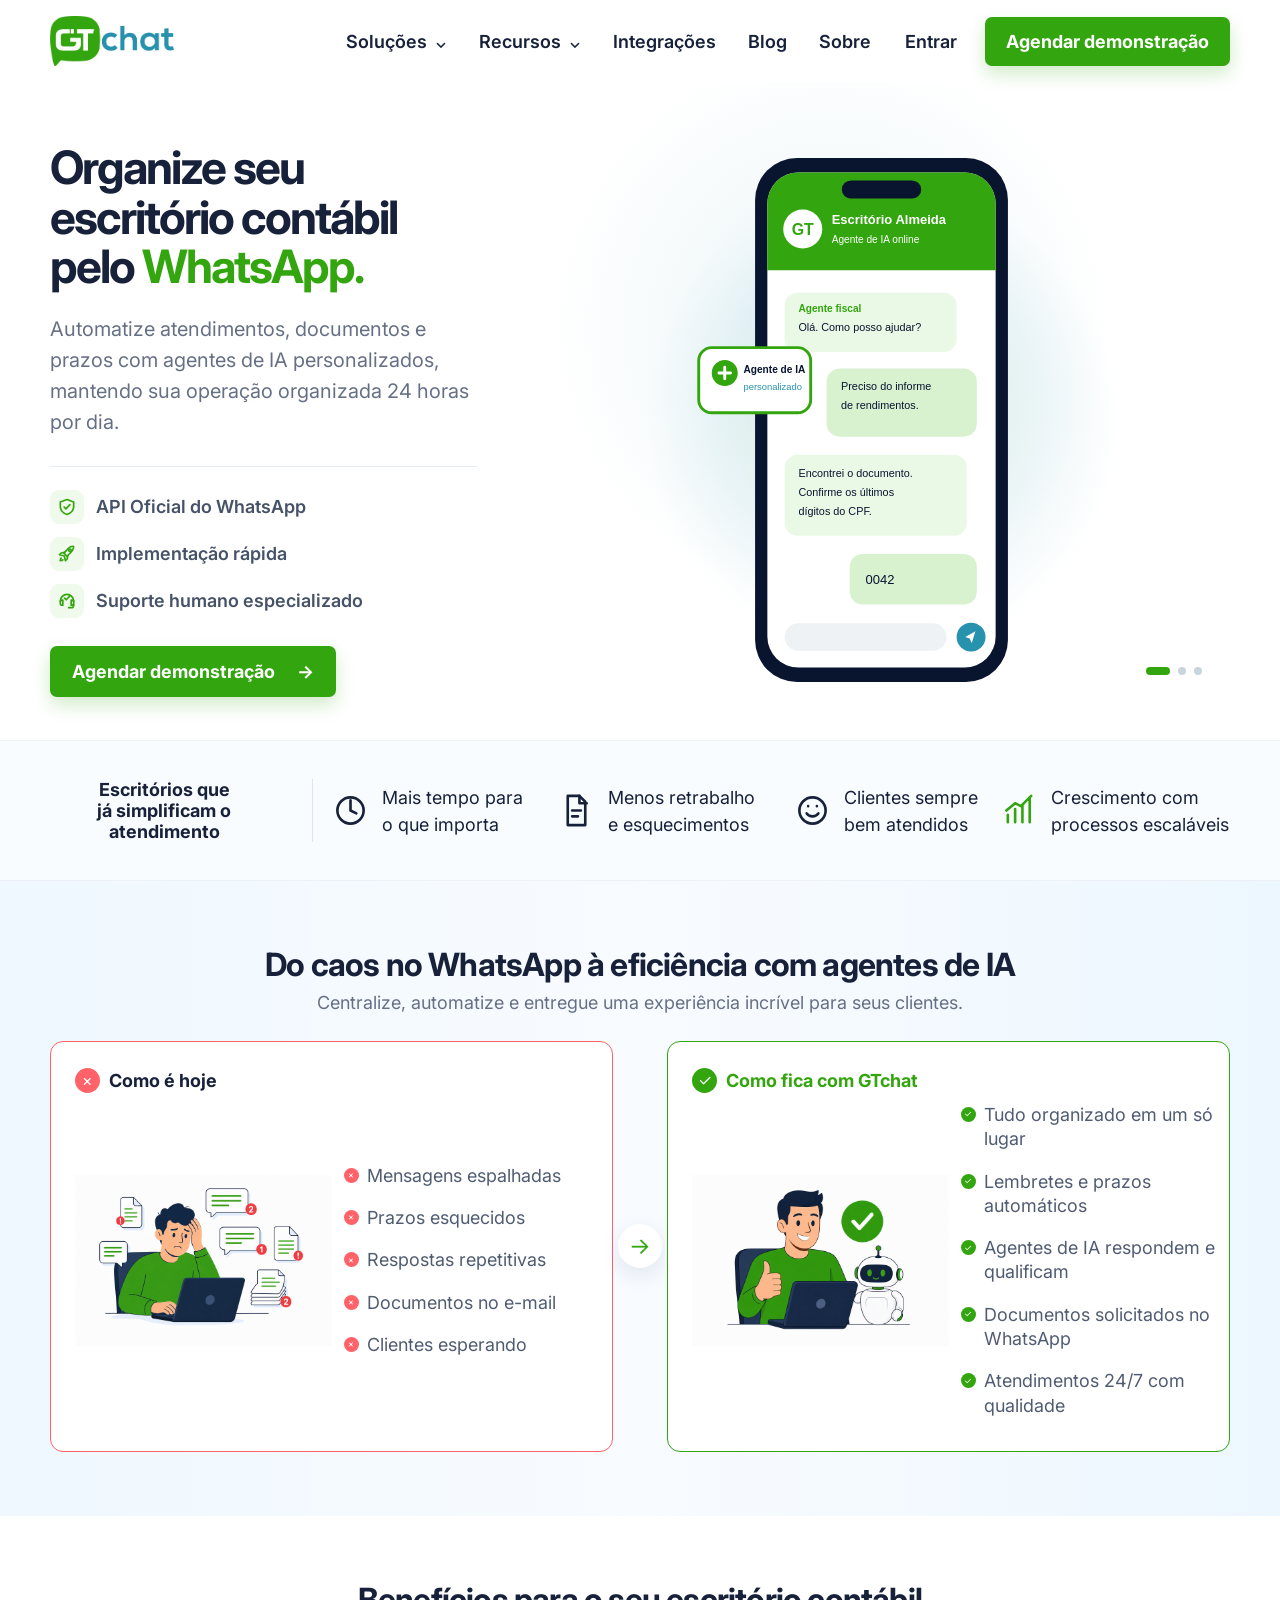
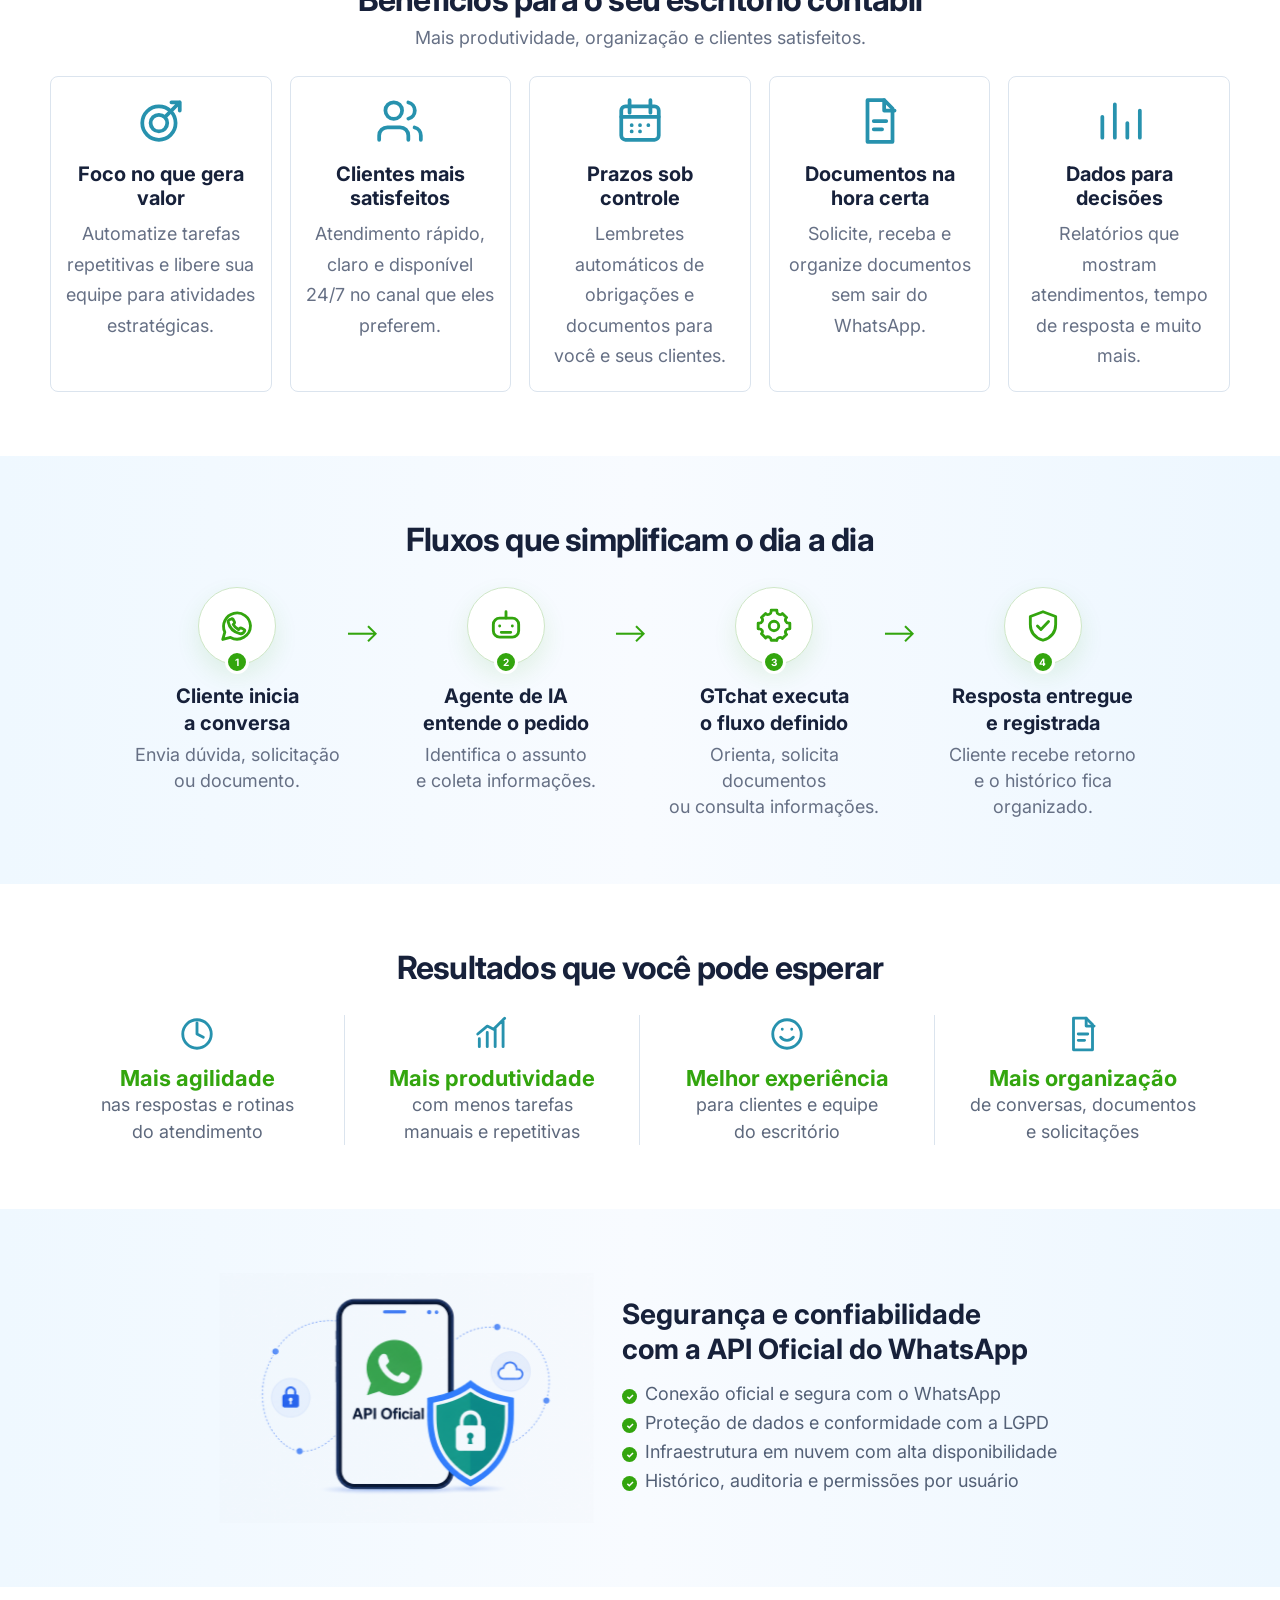
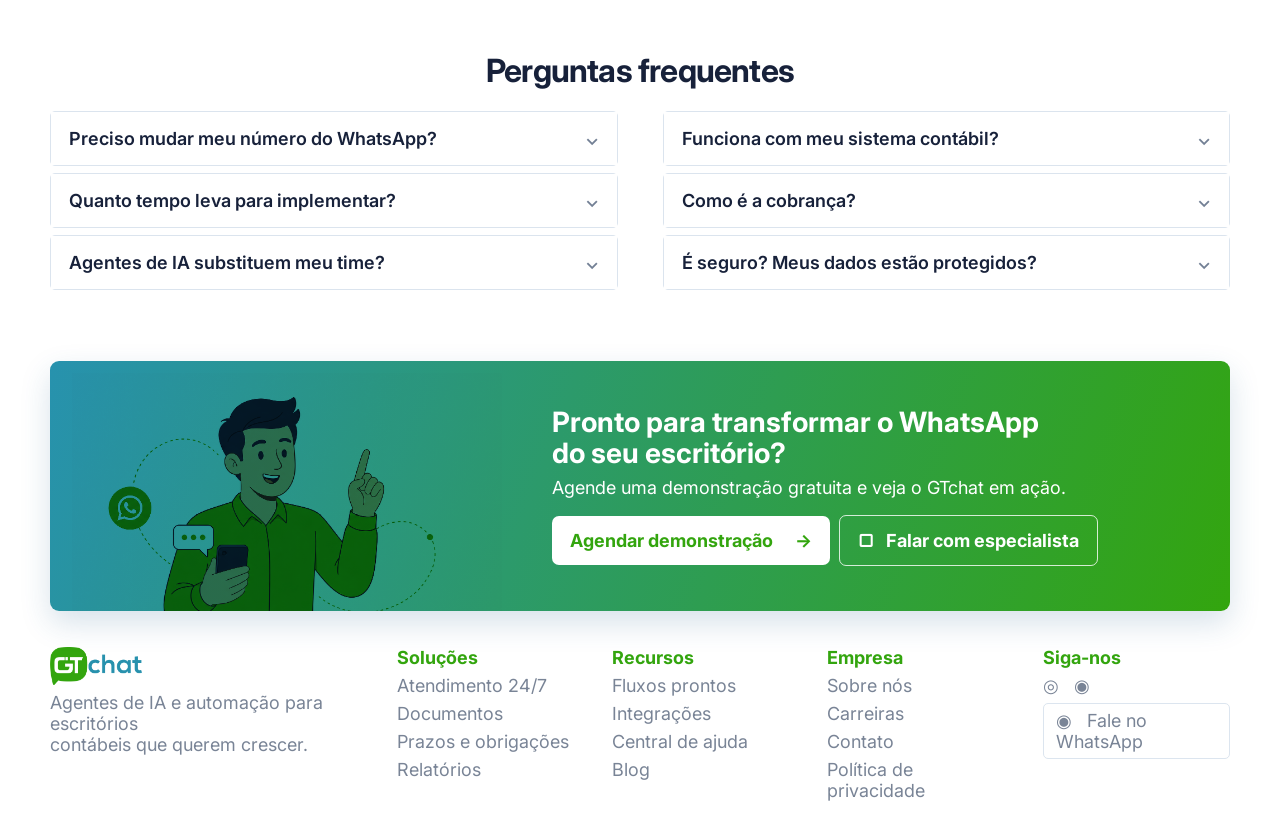
<file: index.html>
<!doctype html>
<html lang="pt-BR">
<head>
  <meta charset="utf-8">
  <meta name="viewport" content="width=device-width,initial-scale=1">
  <meta name="description" content="GTchat para escritórios contábeis: atendimento, automação e gestão pelo WhatsApp.">
  <title>GTchat para Contabilidades</title>
  <link rel="icon" href="data:,">
  <link rel="preconnect" href="https://fonts.googleapis.com">
  <link rel="preconnect" href="https://fonts.gstatic.com" crossorigin>
  <link href="https://fonts.googleapis.com/css2?family=Inter:wght@400;500;600;700;800&display=swap" rel="stylesheet">
  <link rel="stylesheet" href="style.css?v=7">
</head>
<body>
  <header class="header" id="inicio">
    <div class="container nav">
      <a class="logo" href="#inicio" aria-label="GTchat"><img src="assets/brand/gtchat-color.png" alt="GTchat"></a>
      <button class="menu" aria-label="Abrir menu" aria-expanded="false"><span></span><span></span><span></span></button>
      <nav class="links">
        <a href="#solucoes">Soluções <small>⌄</small></a>
        <div class="nav-dropdown">
          <button type="button" aria-expanded="false">Recursos <small>⌄</small></button>
          <div class="test-menu">
            <a href="teste1.html"><b>Teste 1</b><span>Produto 3D</span></a>
            <a href="teste2.html"><b>Teste 2</b><span>Flat design</span></a>
            <a href="teste3.html"><b>Teste 3</b><span>Conversão contábil</span></a>
            <a href="laboratorios.html"><b>Laboratórios</b><span>Teste de laboratório</span></a>
          </div>
        </div>
        <a href="#integracoes">Integrações</a>
        <a href="#blog">Blog</a>
        <a href="#sobre">Sobre</a>
      </nav>
      <div class="nav-actions">
        <a href="#entrar">Entrar</a>
        <a class="btn btn-sm" href="#demonstracao">Agendar demonstração</a>
      </div>
    </div>
  </header>

  <main>
    <section class="hero">
      <div class="container hero-grid">
        <div class="hero-copy">
          <h1>Organize seu escritório contábil pelo <em>WhatsApp.</em></h1>
          <p>Automatize atendimentos, documentos e prazos com agentes de IA personalizados, mantendo sua operação organizada 24 horas por dia.</p>
          <ul class="hero-points">
            <li><span><svg><use href="assets/icons.svg?v=2#shield-check"></use></svg></span>API Oficial do WhatsApp</li>
            <li><span><svg><use href="assets/icons.svg?v=2#rocket"></use></svg></span>Implementação rápida</li>
            <li><span><svg><use href="assets/icons.svg?v=2#support-check"></use></svg></span>Suporte humano especializado</li>
          </ul>
          <div class="hero-actions">
            <a class="btn" href="#demonstracao">Agendar demonstração <span>→</span></a>
          </div>
        </div>

        <div class="hero-product phone-showcase" aria-label="WhatsApp com atendimento GTchat">
          <div class="phone-glow"></div>
          <div class="phone-stage">
            <img class="phone-state is-active" src="assets/flat-v2/phone-conversation.svg" alt="Conversa contábil iniciada no GTchat">
            <img class="phone-state" src="assets/flat-v2/phone-processing.svg" alt="Agente de IA processando solicitação contábil">
            <img class="phone-state" src="assets/flat-v2/phone-success.svg" alt="Atendimento concluído e registrado no GTchat">
          </div>
          <div class="phone-progress" aria-hidden="true"><i class="active"></i><i></i><i></i></div>
        </div>
      </div>
    </section>

    <section class="value-strip">
      <div class="container values">
        <strong>Escritórios que<br>já simplificam o atendimento</strong>
        <div><svg><use href="assets/icons.svg#clock"></use></svg><span>Mais tempo para<br>o que importa</span></div>
        <div><svg><use href="assets/icons.svg#document"></use></svg><span>Menos retrabalho<br>e esquecimentos</span></div>
        <div><svg><use href="assets/icons.svg#smile"></use></svg><span>Clientes sempre<br>bem atendidos</span></div>
        <div><svg><use href="assets/icons.svg#growth"></use></svg><span>Crescimento com<br>processos escaláveis</span></div>
      </div>
    </section>

    <section class="comparison section-blue" id="solucoes">
      <div class="container">
        <div class="section-title">
          <h2>Do caos no WhatsApp à eficiência com agentes de IA</h2>
          <p>Centralize, automatize e entregue uma experiência incrível para seus clientes.</p>
        </div>
        <div class="comparison-grid">
          <article class="compare-card bad">
            <header><i>×</i><b>Como é hoje</b></header>
            <div class="compare-content">
              <img src="assets/images/accounting-chaos-green-v3.png" alt="Contador sobrecarregado">
              <ul><li>Mensagens espalhadas</li><li>Prazos esquecidos</li><li>Respostas repetitivas</li><li>Documentos no e-mail</li><li>Clientes esperando</li></ul>
            </div>
          </article>
          <div class="compare-arrow">→</div>
          <article class="compare-card good">
            <header><i>✓</i><b>Como fica com GTchat</b></header>
            <div class="compare-content">
              <img src="assets/images/accounting-ai-green-v3.png" alt="Contador usando agentes de inteligência artificial">
              <ul><li>Tudo organizado em um só lugar</li><li>Lembretes e prazos automáticos</li><li>Agentes de IA respondem e qualificam</li><li>Documentos solicitados no WhatsApp</li><li>Atendimentos 24/7 com qualidade</li></ul>
            </div>
          </article>
        </div>
      </div>
    </section>

    <section class="benefits" id="recursos">
      <div class="container">
        <div class="section-title">
          <h2>Benefícios para o seu escritório contábil</h2>
          <p>Mais produtividade, organização e clientes satisfeitos.</p>
        </div>
        <div class="benefit-grid">
          <article><svg><use href="assets/icons.svg#target"></use></svg><h3>Foco no que gera valor</h3><p>Automatize tarefas repetitivas e libere sua equipe para atividades estratégicas.</p></article>
          <article><svg><use href="assets/icons.svg#users"></use></svg><h3>Clientes mais satisfeitos</h3><p>Atendimento rápido, claro e disponível 24/7 no canal que eles preferem.</p></article>
          <article><svg><use href="assets/icons.svg#calendar"></use></svg><h3>Prazos sob controle</h3><p>Lembretes automáticos de obrigações e documentos para você e seus clientes.</p></article>
          <article><svg><use href="assets/icons.svg#document"></use></svg><h3>Documentos na hora certa</h3><p>Solicite, receba e organize documentos sem sair do WhatsApp.</p></article>
          <article><svg><use href="assets/icons.svg#chart"></use></svg><h3>Dados para decisões</h3><p>Relatórios que mostram atendimentos, tempo de resposta e muito mais.</p></article>
        </div>
      </div>
    </section>

    <section class="flows section-blue" id="fluxos">
      <div class="container">
        <div class="section-title"><h2>Fluxos que simplificam o dia a dia</h2></div>
        <div class="flow-grid">
          <article><div class="flow-icon"><svg><use href="assets/icons.svg#whatsapp"></use></svg><b>1</b></div><h3>Cliente inicia<br>a conversa</h3><p>Envia dúvida, solicitação<br>ou documento.</p></article>
          <span class="flow-arrow">⟶</span>
          <article><div class="flow-icon"><svg><use href="assets/icons.svg#robot"></use></svg><b>2</b></div><h3>Agente de IA<br>entende o pedido</h3><p>Identifica o assunto<br>e coleta informações.</p></article>
          <span class="flow-arrow">⟶</span>
          <article><div class="flow-icon"><svg><use href="assets/icons.svg#settings"></use></svg><b>3</b></div><h3>GTchat executa<br>o fluxo definido</h3><p>Orienta, solicita documentos<br>ou consulta informações.</p></article>
          <span class="flow-arrow">⟶</span>
          <article><div class="flow-icon"><svg><use href="assets/icons.svg#shield-check"></use></svg><b>4</b></div><h3>Resposta entregue<br>e registrada</h3><p>Cliente recebe retorno<br>e o histórico fica organizado.</p></article>
        </div>
      </div>
    </section>

    <section class="results">
      <div class="container">
        <div class="section-title"><h2>Resultados que você pode esperar</h2></div>
        <div class="result-grid">
          <div><svg><use href="assets/icons.svg#clock"></use></svg><strong>Mais agilidade</strong><span>nas respostas e rotinas<br>do atendimento</span></div>
          <div><svg><use href="assets/icons.svg#growth"></use></svg><strong>Mais produtividade</strong><span>com menos tarefas<br>manuais e repetitivas</span></div>
          <div><svg><use href="assets/icons.svg#smile"></use></svg><strong>Melhor experiência</strong><span>para clientes e equipe<br>do escritório</span></div>
          <div><svg><use href="assets/icons.svg#document"></use></svg><strong>Mais organização</strong><span>de conversas, documentos<br>e solicitações</span></div>
        </div>
      </div>
    </section>

    <section class="security section-blue" id="integracoes">
      <div class="container security-grid">
        <img src="assets/images/api-security-v2.png" alt="API oficial e segurança">
        <div>
          <h2>Segurança e confiabilidade<br>com a API Oficial do WhatsApp</h2>
          <ul class="check-list"><li>Conexão oficial e segura com o WhatsApp</li><li>Proteção de dados e conformidade com a LGPD</li><li>Infraestrutura em nuvem com alta disponibilidade</li><li>Histórico, auditoria e permissões por usuário</li></ul>
        </div>
      </div>
    </section>

    <section class="faq" id="sobre">
      <div class="container">
        <div class="section-title"><h2>Perguntas frequentes</h2></div>
        <div class="faq-grid">
          <div>
            <article><button>Preciso mudar meu número do WhatsApp?<span>⌄</span></button><p>Não. Cenário atual será analisado durante implantação.</p></article>
            <article><button>Quanto tempo leva para implementar?<span>⌄</span></button><p>Prazo depende de fluxos, integrações e volume operacional.</p></article>
            <article><button>Agentes de IA substituem meu time?<span>⌄</span></button><p>Não. Agentes de IA automatizam tarefas e encaminham situações que precisam de atendimento humano.</p></article>
          </div>
          <div>
            <article><button>Funciona com meu sistema contábil?<span>⌄</span></button><p>Integrações dependem de API disponível no sistema utilizado.</p></article>
            <article><button>Como é a cobrança?<span>⌄</span></button><p>Plano será definido conforme estrutura e necessidade.</p></article>
            <article><button>É seguro? Meus dados estão protegidos?<span>⌄</span></button><p>Sim. Acesso, permissões e histórico seguem controles definidos.</p></article>
          </div>
        </div>
      </div>
    </section>

    <section class="cta" id="demonstracao">
      <div class="container cta-box">
        <img src="assets/images/cta-accountant-green-v3.png" alt="Especialista GTchat">
        <div>
          <h2>Pronto para transformar o WhatsApp<br>do seu escritório?</h2>
          <p>Agende uma demonstração gratuita e veja o GTchat em ação.</p>
          <div><a class="btn btn-white" href="mailto:comercial@gtchat.com.br">Agendar demonstração <span>→</span></a><a class="btn btn-outline" href="https://wa.me/5500000000000">▢ &nbsp; Falar com especialista</a></div>
        </div>
      </div>
    </section>
  </main>

  <footer>
    <div class="container footer-grid">
      <div><a class="logo" href="#inicio"><img src="assets/brand/gtchat-color.png" alt="GTchat"></a><p>Agentes de IA e automação para escritórios<br>contábeis que querem crescer.</p></div>
      <div><b>Soluções</b><a href="#solucoes">Atendimento 24/7</a><a href="#recursos">Documentos</a><a href="#fluxos">Prazos e obrigações</a><a href="#integracoes">Relatórios</a></div>
      <div><b>Recursos</b><a href="#">Fluxos prontos</a><a href="#">Integrações</a><a href="#">Central de ajuda</a><a href="#">Blog</a></div>
      <div><b>Empresa</b><a href="#">Sobre nós</a><a href="#">Carreiras</a><a href="#">Contato</a><a href="#">Política de privacidade</a></div>
      <div><b>Siga-nos</b><span>◎ &nbsp; ◉</span><a class="whatsapp-footer" href="https://wa.me/5500000000000">◉ &nbsp; Fale no WhatsApp</a></div>
    </div>
  </footer>

  <script src="script.js?v=7"></script>
</body>
</html>
</file>
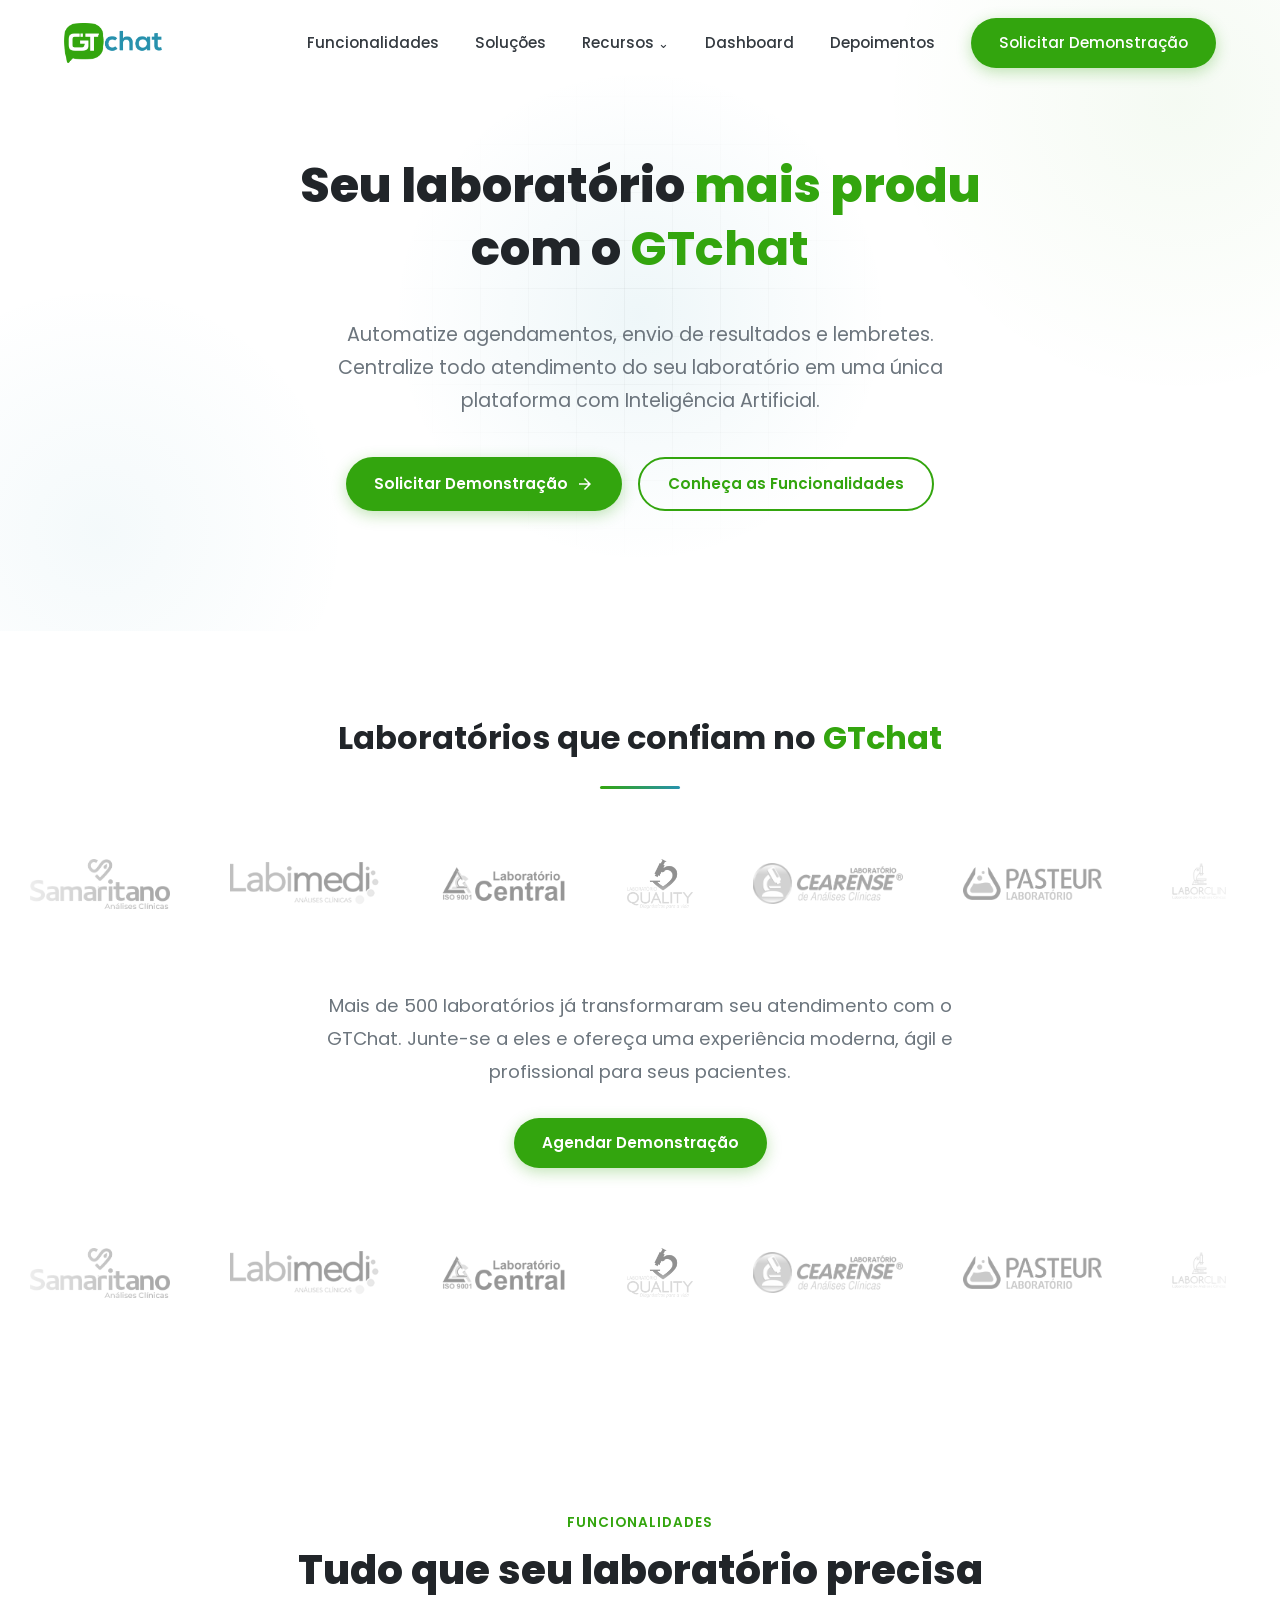
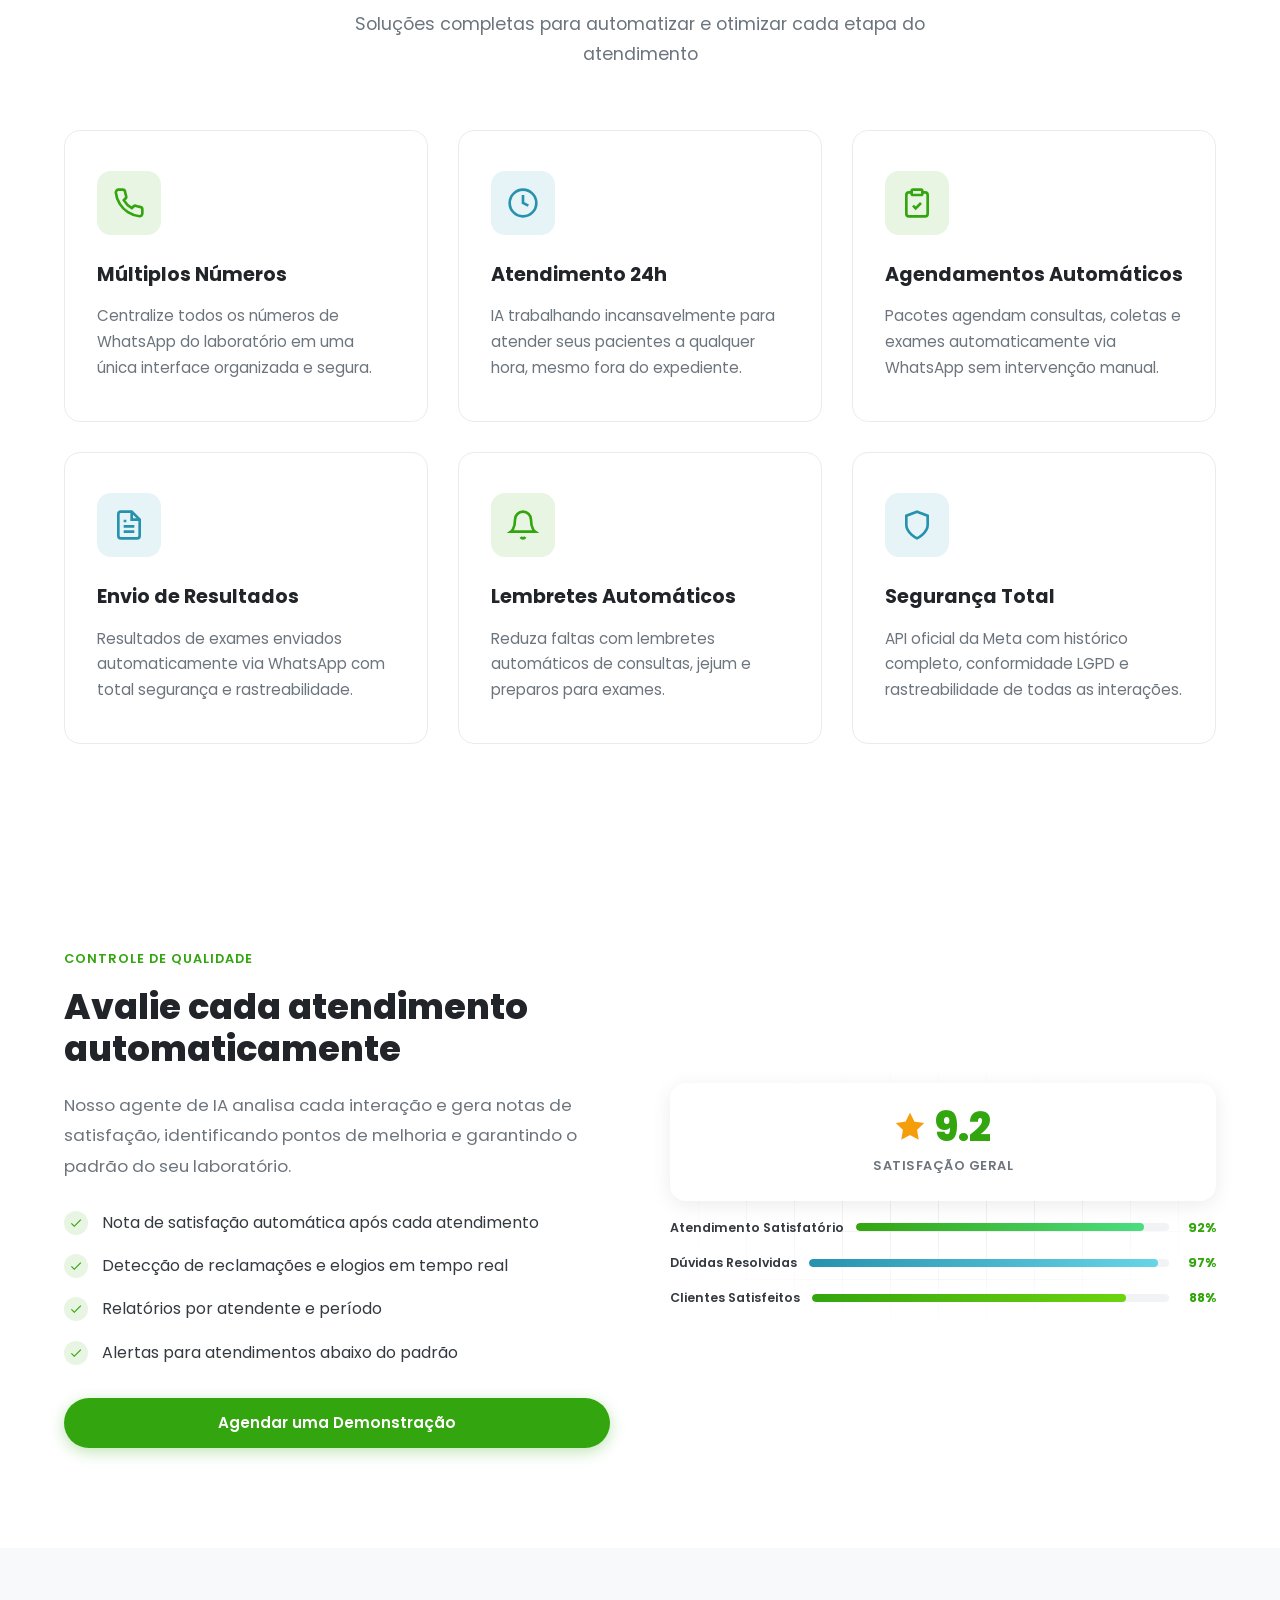
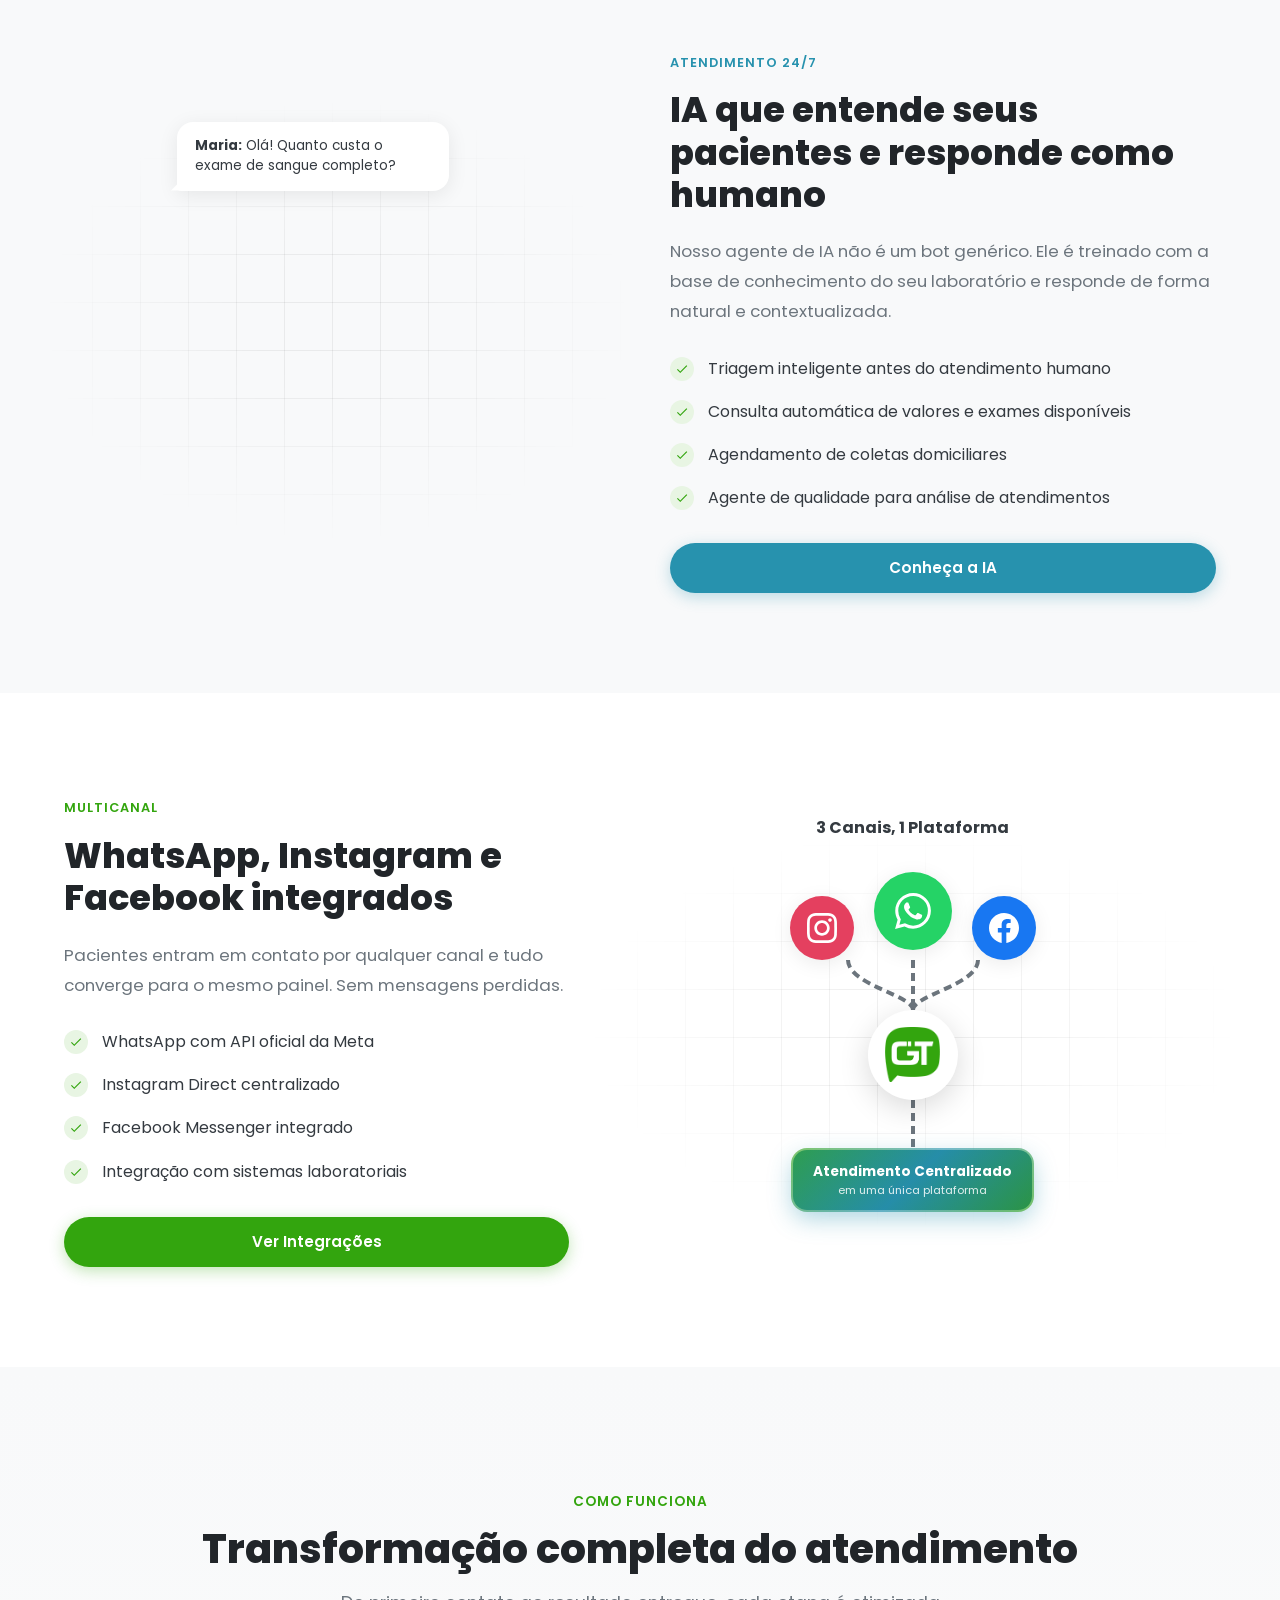
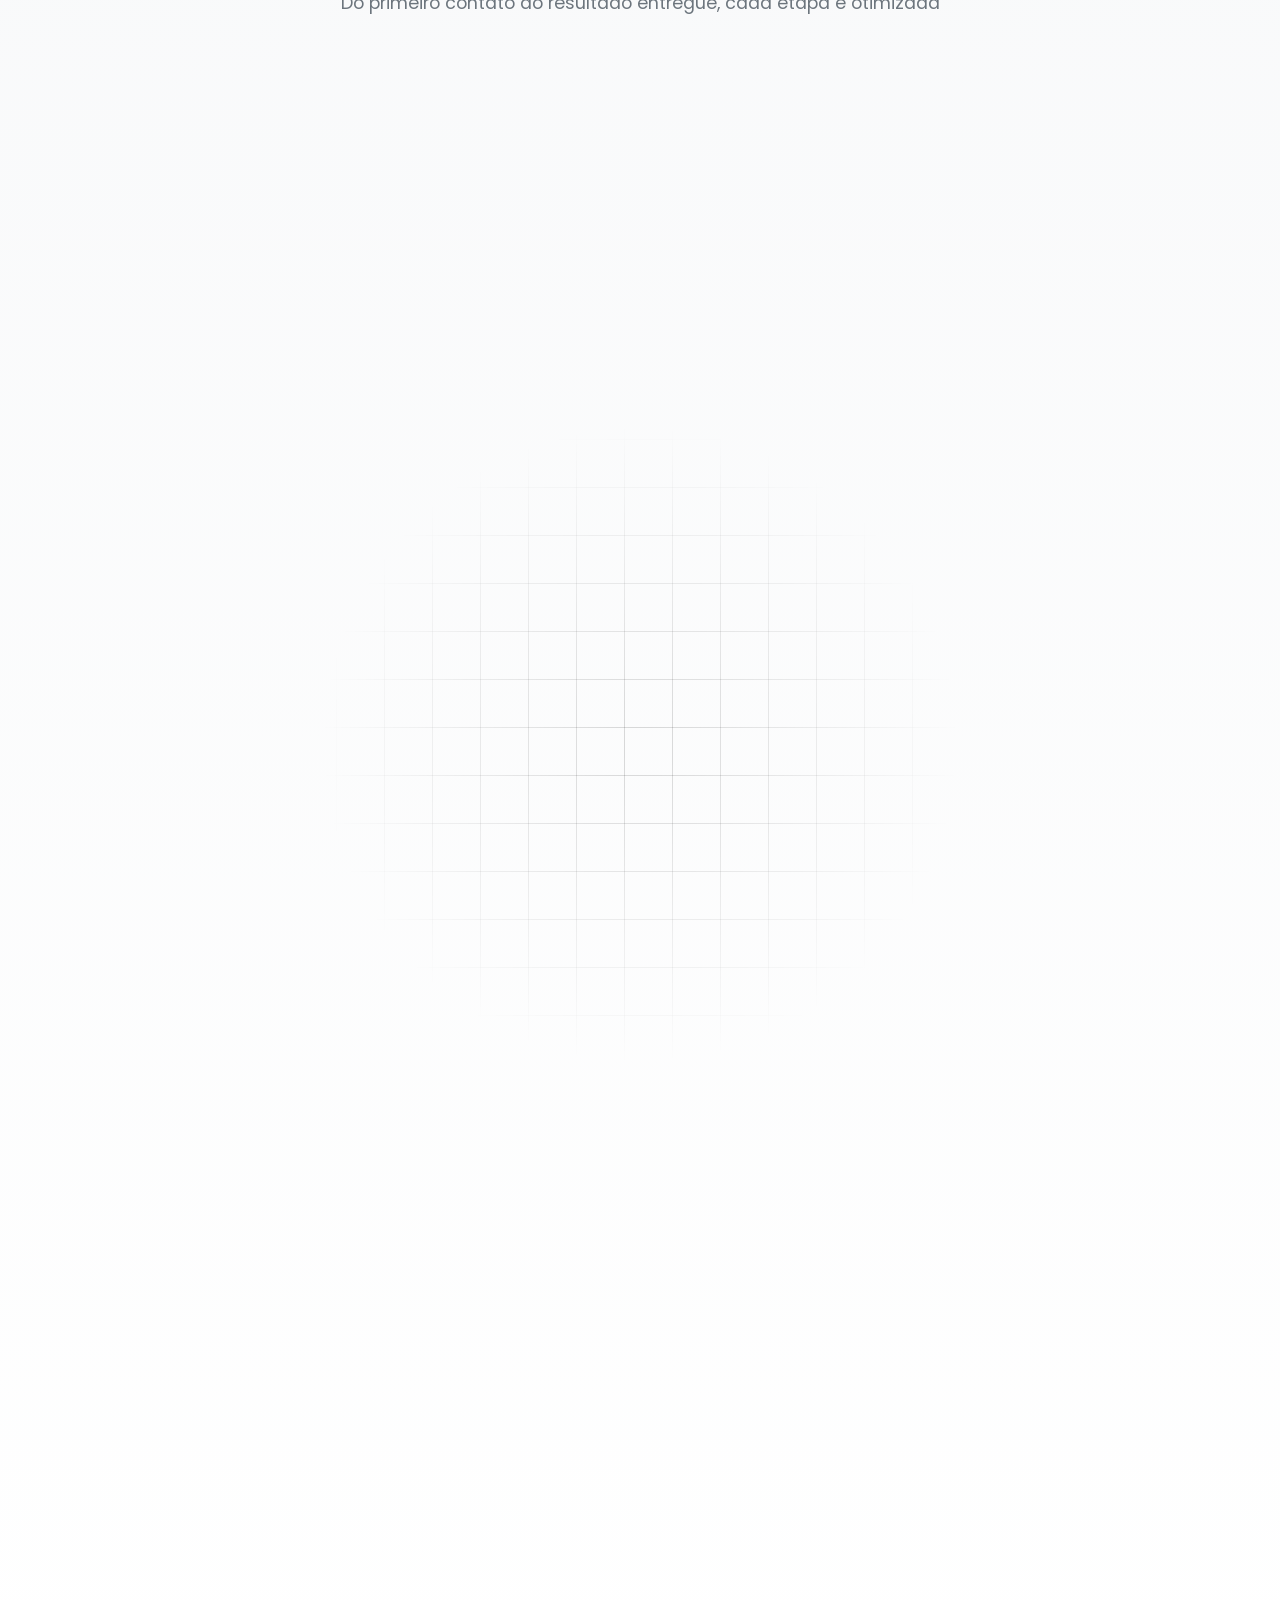
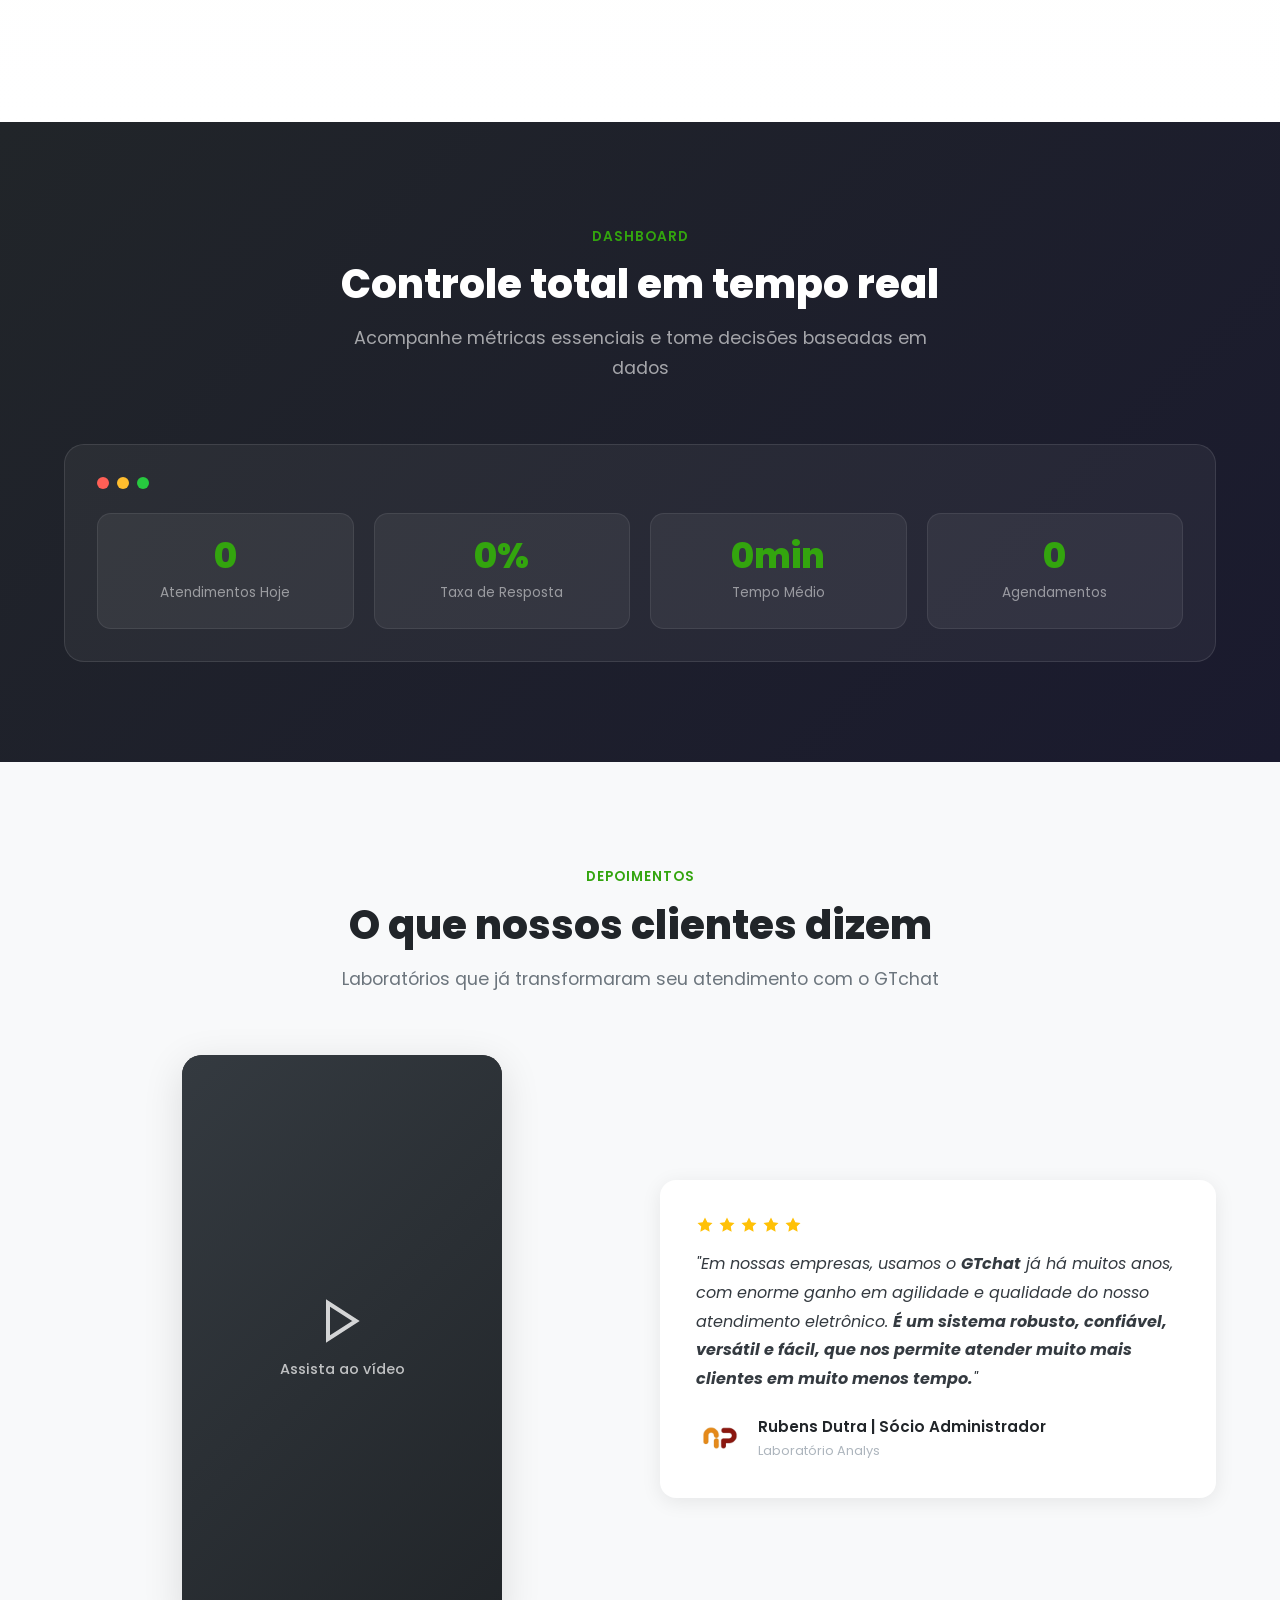
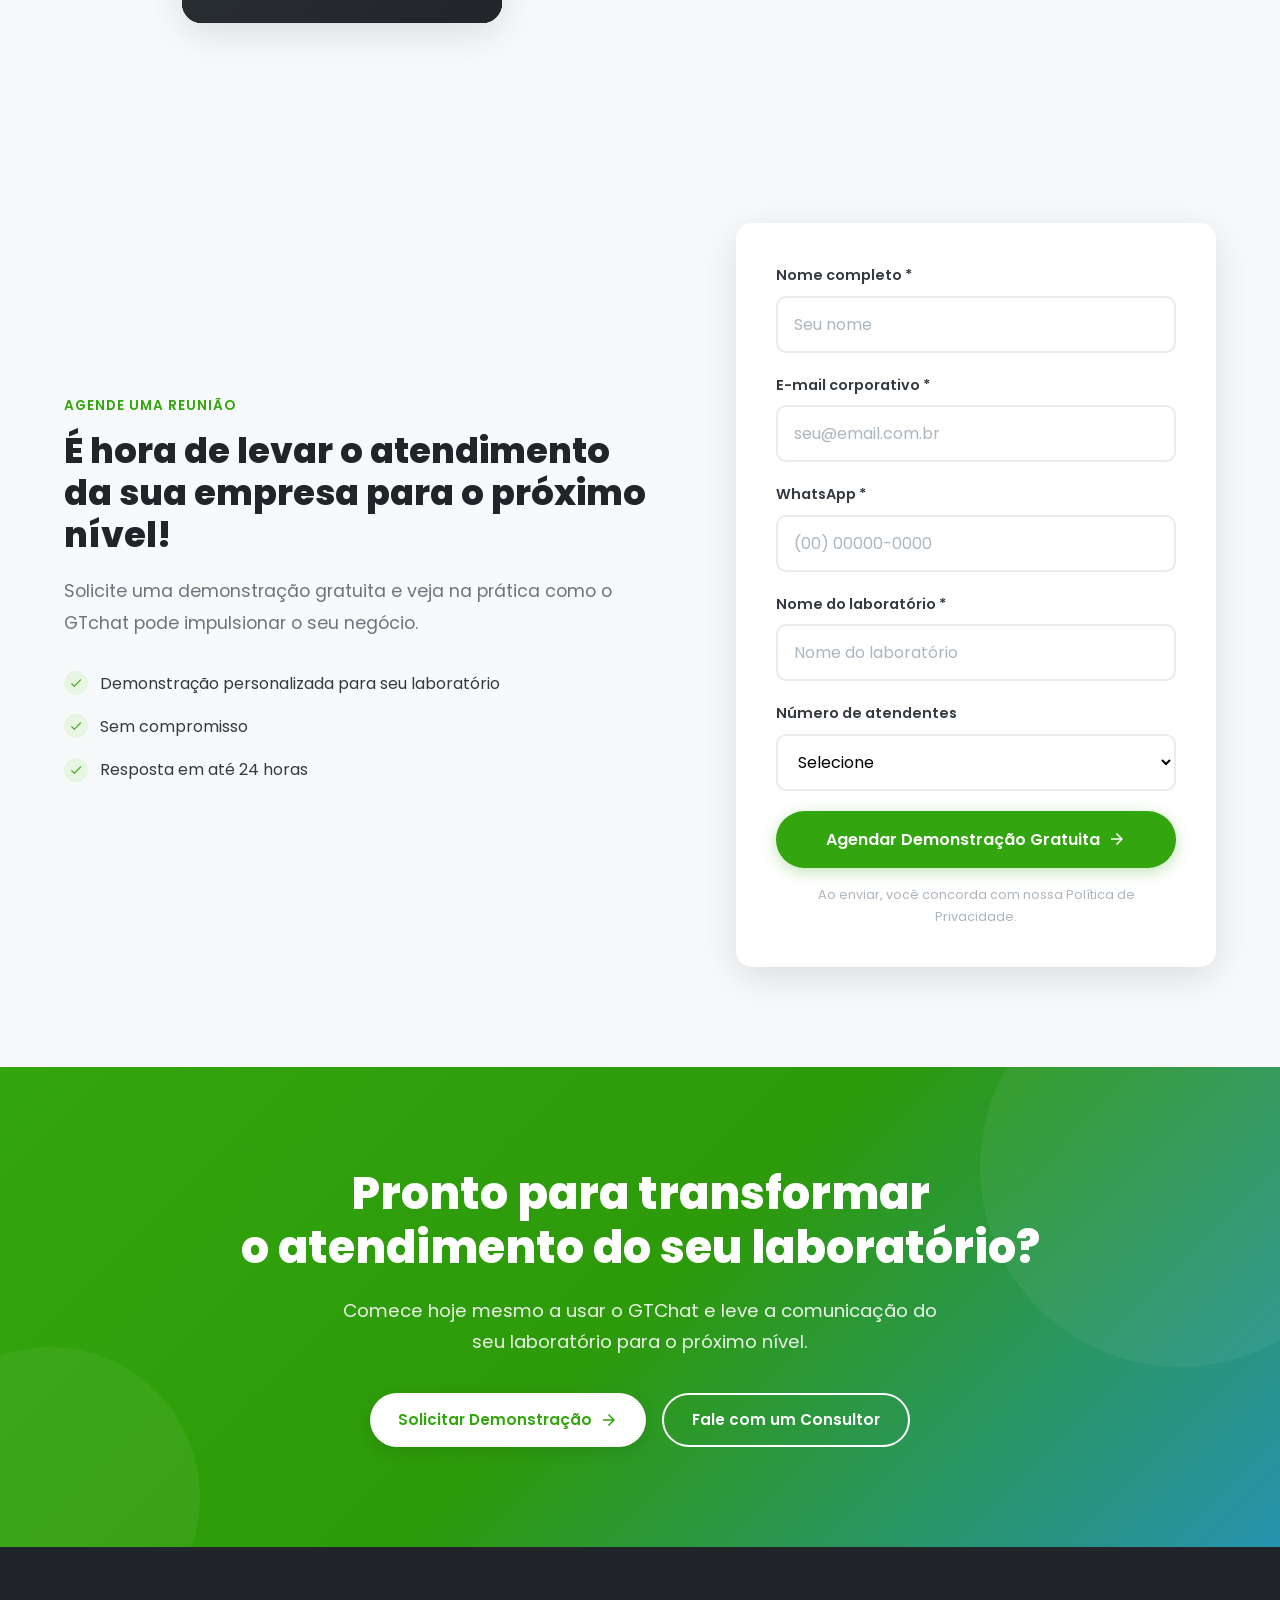
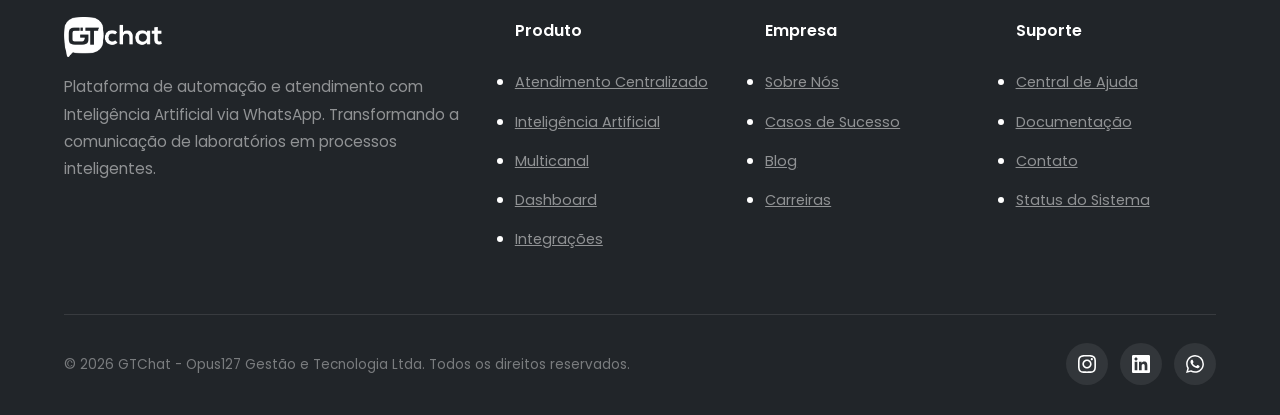
<file: laboratorios.html>
<!DOCTYPE html>
<html lang="pt-br">
<head>
    <meta charset="UTF-8">
    <meta name="viewport" content="width=device-width, initial-scale=1.0">
    <title>GTChat - Automação e Atendimento com IA para Laboratórios</title>
    <meta name="description" content="GTChat - Plataforma de automação e atendimento com Inteligência Artificial via WhatsApp para laboratórios. Agendamentos, resultados e lembretes automatizados.">
    <link rel="preconnect" href="https://fonts.googleapis.com">
    <link rel="preconnect" href="https://fonts.gstatic.com" crossorigin>
    <link href="https://fonts.googleapis.com/css2?family=Poppins:wght@300;400;500;600;700;800&display=swap" rel="stylesheet">
    <style>
        *, *::before, *::after {
            margin: 0;
            padding: 0;
            box-sizing: border-box;
        }

        :root {
            --green: #33a50e;
            --green-dark: #2a8a0b;
            --green-light: #e8f5e3;
            --blue: #2792ae;
            --blue-dark: #1f7a93;
            --blue-light: #e6f4f7;
            --white: #ffffff;
            --gray-50: #f8f9fa;
            --gray-100: #f1f3f5;
            --gray-200: #e9ecef;
            --gray-400: #adb5bd;
            --gray-600: #6c757d;
            --gray-800: #343a40;
            --gray-900: #212529;
            --shadow-sm: 0 2px 8px rgba(0,0,0,0.06);
            --shadow: 0 4px 20px rgba(0,0,0,0.08);
            --shadow-lg: 0 10px 40px rgba(0,0,0,0.12);
            --shadow-xl: 0 20px 60px rgba(0,0,0,0.15);
            --transition: all 0.3s cubic-bezier(0.4, 0, 0.2, 1);
            --radius: 16px;
            --radius-sm: 10px;
        }

        html { scroll-behavior: smooth; }

        body {
            font-family: 'Poppins', -apple-system, sans-serif;
            color: var(--gray-800);
            line-height: 1.7;
            overflow-x: hidden;
            background: var(--white);
        }

        .container {
            max-width: 1200px;
            margin: 0 auto;
            padding: 0 24px;
        }

        /* ==================== HEADER ==================== */
        .header {
            position: fixed;
            top: 0;
            left: 0;
            right: 0;
            z-index: 1000;
            padding: 18px 0;
            transition: var(--transition);
            background: transparent;
        }

        .header.scrolled {
            padding: 12px 0;
            background: rgba(255,255,255,0.95);
            backdrop-filter: blur(20px);
            -webkit-backdrop-filter: blur(20px);
            box-shadow: 0 4px 30px rgba(0,0,0,0.08);
            border-bottom: 1px solid rgba(0,0,0,0.05);
        }

        .header .container {
            display: flex;
            align-items: center;
            justify-content: space-between;
        }

        .logo {
            display: flex;
            align-items: center;
            gap: 8px;
            font-size: 1.6rem;
            font-weight: 800;
            color: var(--gray-900);
            text-decoration: none;
        }

        .logo-img {
            height: 40px;
            width: auto;
            object-fit: contain;
        }

        .logo-icon {
            width: 42px;
            height: 42px;
            background: var(--green);
            border-radius: 12px;
            display: flex;
            align-items: center;
            justify-content: center;
            transition: var(--transition);
        }

        .logo:hover .logo-icon {
            transform: scale(1.05);
        }

        .logo-icon svg {
            width: 24px;
            height: 24px;
            fill: white;
        }

        .logo span {
            color: var(--green);
        }

        .nav {
            display: flex;
            align-items: center;
            gap: 36px;
        }

        .nav a {
            font-size: 0.95rem;
            font-weight: 500;
            color: var(--gray-800);
            text-decoration: none;
            transition: var(--transition);
            position: relative;
        }

        .nav a:not(.btn):hover {
            color: var(--green);
        }

        .nav a:not(.btn)::after {
            content: '';
            position: absolute;
            bottom: -4px;
            left: 0;
            width: 0;
            height: 2px;
            background: var(--green);
            transition: var(--transition);
        }

        .nav a:not(.btn):hover::after {
            width: 100%;
        }

        .btn {
            display: inline-flex;
            align-items: center;
            gap: 8px;
            padding: 12px 28px;
            border-radius: 50px;
            font-weight: 600;
            font-size: 0.95rem;
            cursor: pointer;
            transition: var(--transition);
            border: none;
            text-decoration: none;
            font-family: inherit;
        }

        .btn-primary {
            background: var(--green);
            color: var(--white);
            box-shadow: 0 4px 15px rgba(51,165,14,0.3);
        }

        .btn-primary:hover {
            background: var(--green-dark);
        }

        .btn-header {
            background: var(--green) !important;
            color: var(--white) !important;
            box-shadow: 0 4px 15px rgba(51,165,14,0.3);
            border: none !important;
        }

        .btn-header:hover {
            background: var(--green-dark) !important;
            color: var(--white) !important;
            transform: translateY(-2px);
            box-shadow: 0 6px 25px rgba(51,165,14,0.4);
        }

        /* Dropdown Menu */
        .nav-dropdown {
            position: relative;
        }

        .nav-dropdown button {
            background: none;
            border: none;
            font-size: 0.95rem;
            font-weight: 500;
            color: var(--gray-800);
            cursor: pointer;
            font-family: inherit;
            padding: 0;
            transition: var(--transition);
        }

        .nav-dropdown button:hover {
            color: var(--green);
        }

        .test-menu {
            position: absolute;
            top: 100%;
            left: 50%;
            transform: translateX(-50%);
            background: var(--white);
            border-radius: 12px;
            box-shadow: 0 10px 40px rgba(0,0,0,0.15);
            padding: 12px;
            min-width: 200px;
            opacity: 0;
            visibility: hidden;
            transform: translateX(-50%) translateY(10px);
            transition: all 0.3s ease;
            z-index: 1000;
        }

        .nav-dropdown.open .test-menu {
            opacity: 1;
            visibility: visible;
            transform: translateX(-50%) translateY(0);
        }

        .test-menu a {
            display: block;
            padding: 12px 16px;
            border-radius: 8px;
            transition: all 0.2s ease;
            text-decoration: none;
        }

        .test-menu a:hover {
            background: var(--green-light);
        }

        .test-menu a b {
            display: block;
            font-size: 0.95rem;
            font-weight: 600;
            color: var(--gray-900);
            margin-bottom: 2px;
        }

        .test-menu a span {
            display: block;
            font-size: 0.8rem;
            color: var(--gray-600);
        }

        .btn-secondary {
            background: var(--blue);
            color: var(--white);
            box-shadow: 0 4px 15px rgba(39,146,174,0.3);
        }

        .btn-secondary:hover {
            background: var(--blue-dark);
            transform: translateY(-2px);
            box-shadow: 0 6px 25px rgba(39,146,174,0.4);
        }

        .btn-outline {
            background: transparent;
            color: var(--green);
            border: 2px solid var(--green);
        }

        .btn-outline:hover {
            background: var(--green);
            color: var(--white);
        }

        .btn-white {
            background: var(--white);
            color: var(--green);
            box-shadow: 0 4px 15px rgba(0,0,0,0.1);
        }

        .btn-white:hover {
            transform: translateY(-2px);
            box-shadow: 0 6px 25px rgba(0,0,0,0.15);
        }

        .btn svg {
            width: 18px;
            height: 18px;
        }

        .mobile-toggle {
            display: none;
            background: none;
            border: none;
            cursor: pointer;
            padding: 8px;
            z-index: 1001;
        }

        .nav-logo-mobile {
            display: none;
        }

        /* ==================== HERO ==================== */
        .hero {
            padding: 160px 0 120px;
            background: var(--white);
            text-align: center;
            position: relative;
            overflow: hidden;
        }

        .hero-grid {
            position: absolute;
            inset: 0;
            background-image:
                linear-gradient(rgba(0,0,0,0.04) 1px, transparent 1px),
                linear-gradient(90deg, rgba(0,0,0,0.04) 1px, transparent 1px);
            background-size: 48px 48px;
            mask-image: radial-gradient(circle 250px at var(--hero-mouse-x, 50%) var(--hero-mouse-y, 50%), black 0%, transparent 100%);
            -webkit-mask-image: radial-gradient(circle 250px at var(--hero-mouse-x, 50%) var(--hero-mouse-y, 50%), black 0%, transparent 100%);
            pointer-events: none;
            z-index: 1;
        }

        .hero-glow {
            position: absolute;
            width: 350px;
            height: 350px;
            background: radial-gradient(circle, rgba(0,0,0,0.12) 0%, transparent 70%);
            border-radius: 50%;
            pointer-events: none;
            z-index: 0;
            transform: translate(-50%, -50%);
            left: var(--hero-mouse-x, 50%);
            top: var(--hero-mouse-y, 50%);
            transition: left 0.15s ease-out, top 0.15s ease-out;
        }

        .hero-glow {
            position: absolute;
            width: 500px;
            height: 500px;
            background: radial-gradient(circle, rgba(39,146,174,0.08) 0%, transparent 70%);
            border-radius: 50%;
            pointer-events: none;
            z-index: 0;
            transform: translate(-50%, -50%);
            left: var(--hero-mouse-x, 50%);
            top: var(--hero-mouse-y, 50%);
            transition: left 0.15s ease-out, top 0.15s ease-out;
        }

        .hero::before {
            content: '';
            position: absolute;
            top: -200px;
            right: -200px;
            width: 600px;
            height: 600px;
            background: radial-gradient(circle, rgba(51,165,14,0.05) 0%, transparent 70%);
            border-radius: 50%;
            pointer-events: none;
        }

        .hero::after {
            content: '';
            position: absolute;
            bottom: -150px;
            left: -150px;
            width: 500px;
            height: 500px;
            background: radial-gradient(circle, rgba(39,146,174,0.05) 0%, transparent 70%);
            border-radius: 50%;
            pointer-events: none;
        }

        .hero-content {
            position: relative;
            z-index: 1;
            max-width: 900px;
            margin: 0 auto;
        }

        .hero-badge {
            display: inline-flex;
            align-items: center;
            gap: 8px;
            background: var(--green-light);
            color: var(--green);
            padding: 8px 20px;
            border-radius: 50px;
            font-size: 0.85rem;
            font-weight: 600;
            margin-bottom: 28px;
            animation: fadeInDown 0.6s ease;
        }

        .hero-badge svg {
            width: 16px;
            height: 16px;
        }

        .hero h1 {
            font-size: 3rem;
            font-weight: 800;
            line-height: 1.1;
            color: var(--gray-900);
            margin-bottom: 0;
            padding-bottom: 0;
            animation: fadeInUp 0.6s ease 0.1s both;
        }

        .hero-subtitle {
            font-size: 3rem;
            font-weight: 800;
            color: var(--gray-900);
            margin-bottom: 30px;
            animation: fadeInUp 0.6s ease 0.2s both;
            margin-top: -5px;
            padding-top: 0;
        }

        .hero-subtitle strong {
            color: var(--green);
        }

        @media (max-width: 768px) {
            .hero h1, .hero-subtitle {
                font-size: 1.5rem;
            }
            .hero h1 .rotating-text {
                min-width: auto;
            }
        }

        .hero h1 .highlight {
            color: var(--green);
            position: relative;
            display: inline-block;
        }

        .hero h1 .rotating-text {
            display: inline-block;
            position: relative;
            min-width: 200px;
        }

        .hero h1 .rotating-text .word {
            display: none;
            white-space: nowrap;
        }

        .hero h1 .rotating-text .word.active {
            display: inline-block;
        }

        .hero h1 .rotating-text .cursor {
            display: inline-block;
            width: 3px;
            height: 1em;
            background: var(--green);
            margin-left: 4px;
            animation: blink 0.7s infinite;
            vertical-align: text-bottom;
        }

        @keyframes blink {
            0%, 50% { opacity: 1; }
            51%, 100% { opacity: 0; }
        }

        .hero-description {
            font-size: 1.2rem;
            color: var(--gray-600);
            max-width: 650px;
            margin: 0 auto 40px;
            animation: fadeInUp 0.6s ease 0.2s both;
        }

        .hero-buttons {
            display: flex;
            gap: 16px;
            justify-content: center;
            flex-wrap: wrap;
            animation: fadeInUp 0.6s ease 0.3s both;
        }

        .hero-stats {
            display: flex;
            justify-content: center;
            gap: 60px;
            margin-top: 60px;
            animation: fadeInUp 0.6s ease 0.4s both;
        }

        .hero-stat {
            text-align: center;
        }

        .hero-stat-value {
            font-size: 2.5rem;
            font-weight: 800;
            color: var(--green);
            line-height: 1;
        }

        .hero-stat-label {
            font-size: 0.9rem;
            color: var(--gray-600);
            margin-top: 8px;
        }

        /* ==================== LOGOS SECTION ==================== */
        .logos-section {
            padding: 80px 0;
            background: var(--white);
            overflow: hidden;
        }

        .logos-header {
            text-align: center;
            margin-bottom: 40px;
        }

        .logos-header h2 {
            font-size: 2rem;
            font-weight: 700;
            color: var(--gray-900);
            margin-bottom: 20px;
        }

        .logos-line {
            width: 80px;
            height: 3px;
            background: linear-gradient(90deg, var(--green), var(--blue));
            margin: 0 auto;
            border-radius: 3px;
        }

        .logos-marquee {
            width: 100%;
            overflow: hidden;
            padding: 30px 0;
            position: relative;
        }

        .logos-marquee::before,
        .logos-marquee::after {
            content: '';
            position: absolute;
            top: 0;
            width: 150px;
            height: 100%;
            z-index: 2;
            pointer-events: none;
        }

        .logos-marquee::before {
            left: 0;
            background: linear-gradient(90deg, var(--white), transparent);
        }

        .logos-marquee::after {
            right: 0;
            background: linear-gradient(270deg, var(--white), transparent);
        }

        .marquee-track {
            display: flex;
            width: max-content;
        }

        .marquee-content {
            display: flex;
            align-items: center;
            gap: 60px;
            padding: 0 30px;
        }

        .marquee-content img {
            height: 50px;
            width: auto;
            max-width: 150px;
            object-fit: contain;
            filter: grayscale(100%);
            opacity: 0.5;
            transition: all 0.3s ease;
        }

        .marquee-content img:hover {
            filter: grayscale(0%);
            opacity: 1;
        }

        .marquee-left {
            animation: scrollLeft 30s linear infinite;
        }

        .marquee-right {
            animation: scrollRight 30s linear infinite;
        }

        @keyframes scrollLeft {
            0% {
                transform: translateX(0);
            }
            100% {
                transform: translateX(-50%);
            }
        }

        @keyframes scrollRight {
            0% {
                transform: translateX(-50%);
            }
            100% {
                transform: translateX(0);
            }
        }

        .trust-content {
            text-align: center;
            padding: 50px 0;
            max-width: 700px;
            margin: 0 auto;
        }

        .trust-text {
            font-size: 1.15rem;
            color: var(--gray-600);
            line-height: 1.8;
            margin-bottom: 30px;
        }

        /* ==================== SECTION TITLES ==================== */
        .section-header {
            text-align: center;
            margin-bottom: 60px;
        }

        .section-label {
            display: inline-block;
            font-size: 0.85rem;
            font-weight: 600;
            color: var(--green);
            text-transform: uppercase;
            letter-spacing: 1px;
            margin-bottom: 12px;
        }

        .section-title {
            font-size: 2.5rem;
            font-weight: 800;
            color: var(--gray-900);
            line-height: 1.2;
            margin-bottom: 16px;
        }

        .section-subtitle {
            font-size: 1.1rem;
            color: var(--gray-600);
            max-width: 600px;
            margin: 0 auto;
        }

        /* ==================== FEATURES GRID ==================== */
        .features-section {
            padding: 100px 0;
            background: var(--white);
        }

        .features-grid {
            display: grid;
            grid-template-columns: repeat(3, 1fr);
            gap: 30px;
        }

        .feature-card {
            padding: 40px 32px;
            border-radius: var(--radius);
            background: var(--white);
            border: 1px solid var(--gray-200);
            transition: var(--transition);
            position: relative;
            overflow: hidden;
        }

        .feature-card::before {
            content: '';
            position: absolute;
            top: 0;
            left: 0;
            right: 0;
            height: 4px;
            background: linear-gradient(90deg, var(--green), var(--blue));
            transform: scaleX(0);
            transition: var(--transition);
        }

        .feature-card:hover {
            transform: translateY(-8px);
            box-shadow: var(--shadow-lg);
            border-color: transparent;
        }

        .feature-card:hover::before {
            transform: scaleX(1);
        }

        .feature-icon {
            width: 64px;
            height: 64px;
            border-radius: 14px;
            display: flex;
            align-items: center;
            justify-content: center;
            margin-bottom: 24px;
        }

        .feature-icon.green { background: var(--green-light); }
        .feature-icon.blue { background: var(--blue-light); }

        .feature-icon svg {
            width: 32px;
            height: 32px;
        }

        .feature-card h3 {
            font-size: 1.2rem;
            font-weight: 700;
            color: var(--gray-900);
            margin-bottom: 12px;
        }

        .feature-card p {
            font-size: 0.95rem;
            color: var(--gray-600);
            line-height: 1.7;
        }

        /* ==================== PRODUCT SECTIONS ==================== */
        .product-section {
            padding: 100px 0;
        }

        .product-section:nth-child(even) {
            background: var(--gray-50);
        }

        .product-row {
            display: flex;
            align-items: center;
            gap: 80px;
        }

        .product-row.reverse {
            flex-direction: row-reverse;
        }

        .product-content {
            flex: 1;
            text-align: center;
        }

        .product-label {
            display: inline-block;
            font-size: 0.8rem;
            font-weight: 600;
            color: var(--green);
            text-transform: uppercase;
            letter-spacing: 1px;
            margin-bottom: 16px;
        }

        .product-label.blue { color: var(--blue); }

        .product-content h2 {
            font-size: 2.2rem;
            font-weight: 800;
            color: var(--gray-900);
            line-height: 1.2;
            margin-bottom: 20px;
        }

        .product-content > p {
            font-size: 1.05rem;
            color: var(--gray-600);
            margin-bottom: 28px;
            line-height: 1.8;
        }

        .product-list {
            margin-bottom: 32px;
            text-align: left;
        }

        .product-list li {
            display: flex;
            align-items: flex-start;
            gap: 14px;
            margin-bottom: 16px;
            font-size: 1rem;
            color: var(--gray-800);
        }

        .product-list li .check {
            width: 24px;
            height: 24px;
            background: var(--green-light);
            border-radius: 50%;
            display: flex;
            align-items: center;
            justify-content: center;
            flex-shrink: 0;
            margin-top: 2px;
        }

        .product-list li .check svg {
            width: 14px;
            height: 14px;
            fill: var(--green);
        }

        .product-illustration {
            flex: 1;
            display: flex;
            justify-content: center;
        }

        /* Illustrations */
        .illus-box {
            width: 100%;
            max-width: 480px;
            aspect-ratio: 1;
            position: relative;
            display: flex;
            align-items: center;
            justify-content: center;
        }

        /* Centralized Hub */
        .hub-illus {
            position: relative;
            width: 300px;
            height: 300px;
        }

        .hub-center {
            position: absolute;
            top: 50%;
            left: 50%;
            transform: translate(-50%, -50%);
            width: 100px;
            height: 100px;
            background: linear-gradient(135deg, var(--green), var(--blue));
            border-radius: 50%;
            display: flex;
            align-items: center;
            justify-content: center;
            box-shadow: 0 10px 40px rgba(51,165,14,0.3);
            z-index: 2;
        }

        .hub-center svg {
            width: 44px;
            height: 44px;
            fill: white;
        }

        .hub-node {
            position: absolute;
            width: 56px;
            height: 56px;
            background: var(--white);
            border-radius: 50%;
            display: flex;
            align-items: center;
            justify-content: center;
            box-shadow: var(--shadow);
            z-index: 2;
            transition: var(--transition);
            top: 50%;
            left: 50%;
        }

        .hub-node:hover {
            transform: translate(-50%, -50%) scale(1.1);
        }

        .hub-node svg {
            width: 26px;
            height: 26px;
        }

        .hub-node:nth-child(3) { transform: translate(-50%, -50%) translate(0, -110px); }
        .hub-node:nth-child(4) { transform: translate(-50%, -50%) translate(95px, -55px); }
        .hub-node:nth-child(5) { transform: translate(-50%, -50%) translate(95px, 55px); }
        .hub-node:nth-child(6) { transform: translate(-50%, -50%) translate(0, 110px); }
        .hub-node:nth-child(7) { transform: translate(-50%, -50%) translate(-95px, 55px); }
        .hub-node:nth-child(8) { transform: translate(-50%, -50%) translate(-95px, -55px); }

        .hub-ring {
            position: absolute;
            top: 50%;
            left: 50%;
            transform: translate(-50%, -50%);
            width: 220px;
            height: 220px;
            border: 2px dashed rgba(51,165,14,0.2);
            border-radius: 50%;
            animation: rotate 20s linear infinite;
        }

        @keyframes rotate {
            from { transform: translate(-50%, -50%) rotate(0deg); }
            to { transform: translate(-50%, -50%) rotate(360deg); }
        }

        /* AI Brain */
        .ai-illus {
            position: relative;
            width: 350px;
            height: 400px;
        }

        .ai-flow {
            display: flex;
            flex-direction: column;
            align-items: center;
            height: 100%;
        }

        /* Chat Bubbles */
        .chat-bubble {
            padding: 14px 18px;
            border-radius: 16px;
            max-width: 240px;
            font-size: 0.85rem;
            line-height: 1.5;
            position: relative;
        }

        .ai-flow > * {
            opacity: 0;
            transform: translateY(16px);
        }

        .ai-flow > .flow-line {
            transform: scaleY(0);
            transform-origin: top;
        }

        .ai-flow > .chat-typing {
            transform: translateY(16px) scale(0.95);
        }

        .ai-flow.chat-active > * {
            transition: opacity 0.35s ease, transform 0.4s cubic-bezier(0.34, 1.56, 0.64, 1);
        }

        .ai-flow.chat-active > .flow-line {
            transition: opacity 0.3s ease, transform 0.35s cubic-bezier(0.34, 1.56, 0.64, 1);
        }

        .ai-flow.chat-active > .visible {
            opacity: 1;
            transform: translateY(0) scale(1);
        }

        .ai-flow.chat-active > .flow-line.visible {
            opacity: 1;
            transform: scaleY(1);
        }

        .ai-flow.chat-active > .hidden {
            opacity: 0;
            transform: translateY(-8px) scale(0.95);
            pointer-events: none;
            height: 0;
            margin: 0;
            padding: 0;
            overflow: hidden;
        }

        @keyframes chatPopIn {
            0% { opacity: 0; transform: translateY(16px) scale(0.95); }
            60% { opacity: 1; }
            100% { opacity: 1; transform: translateY(0) scale(1); }
        }

        /* Typing Indicator */
        .chat-typing {
            display: flex;
            align-items: center;
            gap: 5px;
            background: var(--white);
            padding: 14px 20px;
            border-radius: 16px;
            border-bottom-left-radius: 4px;
            box-shadow: var(--shadow);
            align-self: flex-start;
            margin-right: auto;
            position: relative;
        }

        .chat-typing::before {
            content: '';
            position: absolute;
            bottom: 0;
            left: -6px;
            width: 12px;
            height: 12px;
            background: var(--white);
            clip-path: polygon(100% 0, 0 100%, 100% 100%);
        }

        .chat-typing span {
            width: 7px;
            height: 7px;
            background: var(--gray-400);
            border-radius: 50%;
            animation: typingBounce 1.2s ease-in-out infinite;
        }

        .chat-typing span:nth-child(2) { animation-delay: 0.15s; }
        .chat-typing span:nth-child(3) { animation-delay: 0.3s; }

        .chat-typing-outgoing {
            background: linear-gradient(135deg, var(--green), #2d9a0a);
            align-self: flex-end;
            border-bottom-right-radius: 4px;
            border-bottom-left-radius: 16px;
            margin-left: auto;
            margin-right: 0;
        }

        .chat-typing-outgoing::before {
            left: auto;
            right: -6px;
            background: var(--green);
            clip-path: polygon(0 0, 0 100%, 100% 100%);
        }

        .chat-typing-outgoing span {
            background: rgba(255,255,255,0.7);
        }

        @keyframes typingBounce {
            0%, 60%, 100% { transform: translateY(0); opacity: 0.4; }
            30% { transform: translateY(-5px); opacity: 1; }
        }

        .chat-incoming {
            background: var(--white);
            box-shadow: var(--shadow);
            align-self: flex-start;
            border-bottom-left-radius: 4px;
            margin-right: auto;
        }

        .chat-incoming::before {
            content: '';
            position: absolute;
            bottom: 0;
            left: -6px;
            width: 12px;
            height: 12px;
            background: var(--white);
            clip-path: polygon(100% 0, 0 100%, 100% 100%);
        }

        .chat-incoming strong {
            color: var(--gray-800);
        }

        .chat-incoming span {
            display: block;
            font-size: 0.7rem;
            color: var(--gray-400);
            margin-top: 6px;
        }

        .chat-outgoing {
            background: linear-gradient(135deg, var(--green), #2d9a0a);
            color: var(--white);
            align-self: flex-end;
            border-bottom-right-radius: 4px;
            margin-left: auto;
        }

        .chat-outgoing::before {
            content: '';
            position: absolute;
            bottom: 0;
            right: -6px;
            width: 12px;
            height: 12px;
            background: var(--green);
            clip-path: polygon(0 0, 0 100%, 100% 100%);
        }

        .chat-outgoing strong {
            color: var(--white);
        }

        /* Animated Flow Lines */
        .flow-line {
            width: 4px;
            height: 40px;
            background: linear-gradient(180deg, var(--green), var(--blue));
            position: relative;
            margin: 6px 0;
            border-radius: 3px;
            overflow: hidden;
            opacity: 0;
            transform: scaleY(0);
            transform-origin: top;
        }

        .flow-line[data-step="line1"] {
            height: 48px;
            margin: 10px 0;
        }

        .ai-flow.chat-active > .flow-line.visible {
            animation: flowLineGrow 0.5s cubic-bezier(0.34, 1.56, 0.64, 1) forwards;
        }

        @keyframes flowLineGrow {
            0% { opacity: 0; transform: scaleY(0); }
            100% { opacity: 1; transform: scaleY(1); }
        }

        .flow-line::before {
            content: '';
            position: absolute;
            top: -100%;
            left: 0;
            width: 100%;
            height: 100%;
            background: linear-gradient(180deg, transparent, rgba(255,255,255,0.8), transparent);
            animation: flowDown 1.5s linear infinite paused;
        }

        .ai-flow.chat-active > .flow-line.visible::before {
            animation-play-state: running;
        }

        @keyframes flowDown {
            0% { top: -100%; }
            100% { top: 100%; }
        }

        .flow-line::after {
            content: '';
            position: absolute;
            bottom: -4px;
            left: 50%;
            transform: translateX(-50%);
            border-left: 5px solid transparent;
            border-right: 5px solid transparent;
            border-top: 6px solid var(--blue);
            opacity: 0;
            transition: opacity 0.3s ease 0.3s;
        }

        .ai-flow.chat-active > .flow-line.visible::after {
            opacity: 1;
        }

        /* AI Brain Box */
        .ai-brain-box {
            display: flex;
            align-items: center;
            gap: 12px;
            padding: 14px 18px;
            background: linear-gradient(135deg, var(--blue), var(--blue-dark));
            border-radius: 14px;
            color: var(--white);
            box-shadow: 0 8px 25px rgba(39,146,174,0.4);
            position: relative;
            z-index: 1;
            animation: brainGlow 2.5s ease-in-out infinite;
        }

        @keyframes borderGlow {
            0% { opacity: 0.4; filter: blur(1px); }
            100% { opacity: 0.8; filter: blur(2px); }
        }

        .ai-brain-box::before {
            content: '';
            position: absolute;
            inset: -2px;
            border-radius: 16px;
            background: linear-gradient(135deg, var(--green), var(--blue), var(--green));
            z-index: -1;
            opacity: 0.6;
            animation: borderRotate 3s linear infinite;
        }

        @keyframes borderRotate {
            0% { filter: hue-rotate(0deg); }
            100% { filter: hue-rotate(360deg); }
        }

        @keyframes brainGlow {
            0%, 100% { box-shadow: 0 8px 25px rgba(39,146,174,0.4); }
            50% { box-shadow: 0 8px 35px rgba(39,146,174,0.6), 0 0 20px rgba(39,146,174,0.3); }
        }

        .ai-brain-icon {
            width: 44px;
            height: 44px;
            background: rgba(255,255,255,0.2);
            border-radius: 12px;
            display: flex;
            align-items: center;
            justify-content: center;
            flex-shrink: 0;
        }

        .ai-brain-icon svg {
            width: 26px;
            height: 26px;
            fill: white;
        }

        .ai-brain-text {
            font-size: 0.8rem;
            font-weight: 600;
            line-height: 1.4;
        }

        .ai-brain-text span {
            display: block;
            font-size: 0.7rem;
            font-weight: 400;
            opacity: 0.8;
        }

        /* Pulse Animation on Brain */
        .ai-brain-box::after {
            content: '';
            position: absolute;
            top: -4px;
            right: -4px;
            width: 12px;
            height: 12px;
            background: #00ff88;
            border-radius: 50%;
            animation: pulse 2s ease-in-out infinite;
        }

        @keyframes pulse {
            0%, 100% { transform: scale(1); opacity: 1; }
            50% { transform: scale(1.4); opacity: 0.6; }
        }

        .product-section--grid .product-row {
            display: flex;
            align-items: center;
            gap: 60px;
        }

        .product-section--grid .product-row.reverse {
            flex-direction: row-reverse;
        }

        .product-section--grid .product-text {
            flex: 1;
            text-align: left;
        }

        .product-section--grid .product-content {
            text-align: left;
        }

        .product-section--grid .product-cta {
            margin-top: 28px;
        }

        .product-section--grid .product-illustration {
            flex: 1;
            display: flex;
            justify-content: center;
            align-items: center;
            position: relative;
        }

        .product-section--grid .product-illustration::before {
            content: '';
            position: absolute;
            inset: -20px;
            background-image:
                linear-gradient(rgba(0,0,0,0.06) 1px, transparent 1px),
                linear-gradient(90deg, rgba(0,0,0,0.06) 1px, transparent 1px);
            background-size: 48px 48px;
            mask-image: radial-gradient(ellipse 70% 60% at center, black 20%, transparent 72%);
            -webkit-mask-image: radial-gradient(ellipse 70% 60% at center, black 20%, transparent 72%);
            pointer-events: none;
            z-index: 0;
            border-radius: var(--radius);
        }

        .product-section--grid .product-illustration > * {
            position: relative;
            z-index: 1;
        }

        .quality-illus-inline {
            display: flex;
            flex-direction: column;
            gap: 16px;
            margin: 24px 0;
            width: 100%;
        }

        .ai-illus-inline {
            margin: 40px 0;
            width: 100%;
        }

        .ai-illus-inline .ai-flow {
            display: flex;
            flex-direction: column;
            align-items: center;
            gap: 0;
            max-width: 320px;
            margin: 0 auto;
        }

        .ai-illus-inline .chat-typing { border-bottom-left-radius: 16px; margin: 0; margin-right: auto; width: fit-content; }
        .ai-illus-inline .chat-typing::before { left: -6px; transform: none; bottom: 0; }
        .ai-illus-inline .chat-incoming { border-bottom-left-radius: 4px; margin: 0; margin-right: auto; max-width: 85%; width: fit-content; }
        .ai-illus-inline .chat-incoming::before { left: -6px; bottom: 0; transform: none; clip-path: polygon(100% 0, 0 100%, 100% 100%); }
        .ai-illus-inline .flow-line { margin: 6px auto; }
        .ai-illus-inline .ai-brain-box { align-self: center; margin: 0 auto; max-width: 100%; width: fit-content; }
        .ai-illus-inline .chat-typing-outgoing { border-bottom-right-radius: 16px; border-bottom-left-radius: 16px; margin: 0; margin-left: auto; width: fit-content; }
        .ai-illus-inline .chat-typing-outgoing::before { left: auto; right: -6px; bottom: 0; transform: none; }
        .ai-illus-inline .chat-outgoing { border-bottom-right-radius: 4px; margin: 0; margin-left: auto; max-width: 85%; width: fit-content; }
        .ai-illus-inline .chat-outgoing::before { right: -6px; bottom: 0; left: auto; transform: none; clip-path: polygon(0 0, 0 100%, 100% 100%); }

        .btn-block {
            display: block;
            width: 100%;
            text-align: center;
            justify-content: center;
        }

        .product-section--tight .product-row {
            gap: 40px;
        }

        .product-section--tight .product-illustration {
            flex: 1.2;
        }

        .product-section--tight .illus-box {
            max-width: 540px;
        }

        /* Quality Control */
        .quality-illus {
            display: flex;
            flex-direction: column;
            gap: 20px;
            width: 100%;
        }

        .quality-card {
            background: var(--white);
            border-radius: 16px;
            padding: 24px;
            box-shadow: var(--shadow);
            display: flex;
            flex-direction: column;
            align-items: center;
            gap: 8px;
        }

        .quality-score {
            display: flex;
            align-items: center;
            gap: 10px;
        }

        .quality-score svg {
            width: 28px;
            height: 28px;
            color: #f59e0b;
            fill: #f59e0b;
        }

        .score-value {
            font-size: 2.5rem;
            font-weight: 800;
            color: var(--green);
            line-height: 1;
        }

        .score-label {
            font-size: 0.8rem;
            color: var(--gray-600);
            font-weight: 600;
            text-transform: uppercase;
            letter-spacing: 0.5px;
        }

        .quality-bar-group {
            display: flex;
            flex-direction: column;
            gap: 14px;
        }

        .quality-bar {
            display: flex;
            align-items: center;
            gap: 12px;
        }

        .quality-bar span:first-child {
            font-size: 0.78rem;
            font-weight: 600;
            color: var(--gray-800);
            min-width: 70px;
        }

        .bar-track {
            flex: 1;
            height: 8px;
            background: var(--gray-100);
            border-radius: 4px;
            overflow: hidden;
        }

        .bar-fill {
            height: 100%;
            background: linear-gradient(90deg, var(--green), #4ade80);
            border-radius: 4px;
            width: 0;
            transition: width 1.2s cubic-bezier(0.4, 0, 0.2, 1);
        }

        .bar-fill-blue {
            background: linear-gradient(90deg, var(--blue), #67d4e8);
        }

        .bar-fill-green {
            background: linear-gradient(90deg, #33a50e, #6dd40e);
        }

        @keyframes barGrow {
            from { transform: scaleX(0); }
            to { transform: scaleX(1); }
        }

        .bar-value {
            font-size: 0.78rem;
            font-weight: 700;
            color: var(--green);
            min-width: 35px;
            text-align: right;
        }

        /* Multichannel */
        .multi-illus {
            display: flex;
            flex-direction: column;
            align-items: center;
            gap: 0;
            position: relative;
            width: 100%;
            margin-bottom: 32px;
        }

        .channel-title {
            font-size: 1rem;
            font-weight: 700;
            color: var(--gray-800);
            text-align: center;
            margin-bottom: 56px;
            line-height: 1.4;
        }

        .channel-row {
            display: flex;
            justify-content: center;
            gap: 20px;
            width: 100%;
        }

        .channel-pill {
            width: 64px;
            height: 64px;
            border-radius: 50%;
            display: flex;
            align-items: center;
            justify-content: center;
            box-shadow: var(--shadow);
            transition: var(--transition);
            position: relative;
            z-index: 2;
        }

        .channel-pill:hover {
            transform: translateY(-5px);
            box-shadow: var(--shadow-lg);
        }

        .channel-pill svg {
            width: 30px;
            height: 30px;
        }

        .pill-whatsapp { background: #25D366; }
        .pill-instagram { background: #E4405F; }
        .pill-facebook { background: #1877F2; }

        .pill-whatsapp-main {
            width: 78px;
            height: 78px;
            margin-top: -24px;
        }

        .pill-whatsapp-main svg {
            width: 36px;
            height: 36px;
        }

        .flow-svg-col {
            width: 100%;
            height: 50px;
            position: relative;
            display: flex;
            justify-content: center;
        }

        .flow-svg {
            width: 200px;
            height: 50px;
        }

        .flow-path {
            stroke-dashoffset: 0;
            animation: flowDash 1.2s linear infinite;
        }

        .flow-path-2 {
            animation-delay: 0.2s;
        }

        .flow-path-3 {
            animation-delay: 0.4s;
        }

        .flow-path-down {
            animation-delay: 0.6s;
        }

        @keyframes flowDash {
            to { stroke-dashoffset: -20; }
        }

        .gtchat-hub {
            width: 90px;
            height: 90px;
            background: var(--white);
            border-radius: 50%;
            display: flex;
            align-items: center;
            justify-content: center;
            box-shadow: 0 8px 30px rgba(0,0,0,0.15);
            position: relative;
            z-index: 2;
        }

        .gtchat-icon-img {
            width: 55px;
            height: 55px;
            object-fit: contain;
        }

        .flow-down-col {
            width: 4px;
            height: 50px;
        }

        .flow-down-svg {
            width: 100%;
            height: 100%;
        }

        .gtchat-label-box {
            background: linear-gradient(135deg, var(--blue), var(--blue-dark));
            border-radius: 14px;
            padding: 12px 20px;
            color: var(--white);
            font-size: 0.85rem;
            font-weight: 700;
            text-align: center;
            max-width: 240px;
            box-shadow: 0 8px 25px rgba(39,146,174,0.4);
            position: relative;
            z-index: 1;
            animation: brainGlow 2.5s ease-in-out infinite;
            line-height: 1.4;
        }

        .gtchat-label-box span {
            display: block;
            font-size: 0.7rem;
            font-weight: 400;
            opacity: 0.85;
            margin-top: 2px;
        }

        .gtchat-label-box::before {
            content: '';
            position: absolute;
            inset: -2px;
            border-radius: 16px;
            background: linear-gradient(135deg, var(--green), var(--blue), var(--green));
            z-index: -1;
            opacity: 0.6;
            animation: borderRotate 3s linear infinite;
        }

        /* ==================== TIMELINE ==================== */
        .timeline-section {
            padding: 120px 0;
            background: linear-gradient(180deg, var(--gray-50) 0%, var(--white) 100%);
            overflow: hidden;
            position: relative;
        }

        .timeline-grid {
            position: absolute;
            inset: 0;
            background-image:
                linear-gradient(rgba(0,0,0,0.15) 1px, transparent 1px),
                linear-gradient(90deg, rgba(0,0,0,0.15) 1px, transparent 1px);
            background-size: 48px 48px;
            mask-image: radial-gradient(circle 320px at var(--mouse-x, 50%) var(--mouse-y, 50%), black 0%, transparent 100%);
            -webkit-mask-image: radial-gradient(circle 320px at var(--mouse-x, 50%) var(--mouse-y, 50%), black 0%, transparent 100%);
            pointer-events: none;
            z-index: 0;
        }

        .timeline-section > .container {
            position: relative;
            z-index: 1;
        }

        .timeline {
            position: relative;
            max-width: 1000px;
            margin: 0 auto;
            padding: 20px 0;
        }

        .timeline-content::before {
            content: '';
            position: absolute;
            top: 20px;
            width: 12px;
            height: 12px;
            background: var(--white);
            border: 1px solid var(--gray-200);
            transform: rotate(45deg);
            transition: var(--transition);
        }

        .timeline-item:nth-child(odd) .timeline-content::before {
            right: -6px;
            border-left: none;
            border-bottom: none;
        }

        .timeline-item:nth-child(even) .timeline-content::before {
            left: -6px;
            border-right: none;
            border-top: none;
        }

        .timeline-content:hover {
            box-shadow: var(--shadow-lg);
            transform: translateY(-5px);
            border-color: var(--green);
        }

        .timeline-content:hover::before {
            border-color: var(--green);
        }

        .timeline-step {
            display: inline-block;
            background: var(--green-light);
            color: var(--green);
            padding: 4px 12px;
            border-radius: 20px;
            font-size: 0.75rem;
            font-weight: 700;
            margin-bottom: 14px;
            text-transform: uppercase;
            letter-spacing: 0.5px;
        }

        .timeline-content h3 {
            font-size: 1.2rem;
            font-weight: 700;
            color: var(--gray-900);
            margin-bottom: 12px;
        }

        .timeline-content p {
            font-size: 0.95rem;
            color: var(--gray-600);
            line-height: 1.7;
        }

        .timeline {
            position: relative;
            max-width: 1000px;
            margin: 0 auto;
            padding: 20px 0;
        }

        .timeline::before {
            content: '';
            position: absolute;
            top: 0;
            left: 50%;
            transform: translateX(-50%);
            width: 4px;
            height: calc(100% - var(--line-progress, 100%));
            background: linear-gradient(180deg, var(--green), var(--blue), var(--green), transparent);
            border-radius: 4px;
            transition: height 0.15s ease-out;
        }

        .timeline::after {
            content: '';
            position: absolute;
            top: var(--arrow-top, 0%);
            left: 50%;
            transform: translateX(-50%);
            width: 0;
            height: 0;
            border-left: 8px solid transparent;
            border-right: 8px solid transparent;
            border-top: 10px solid var(--green);
            opacity: 0;
            transition: opacity 0.3s ease;
        }

        .timeline.animate::after {
            opacity: 0.7;
        }

        .timeline-item {
            position: relative;
            width: 50%;
            padding: 0 60px 60px;
        }

        .timeline-item:nth-child(odd) {
            left: 0;
            text-align: right;
        }

        .timeline-item:nth-child(even) {
            left: 50%;
            text-align: left;
        }

        .timeline-dot {
            position: absolute;
            top: 8px;
            width: 24px;
            height: 24px;
            background: var(--green);
            border: 5px solid var(--white);
            border-radius: 50%;
            z-index: 2;
            box-shadow: 0 0 0 5px rgba(51,165,14,0.15), 0 4px 12px rgba(51,165,14,0.3);
            opacity: 0;
            transform: scale(0);
            transition: opacity 0.5s ease, transform 0.5s ease;
        }

        .timeline.animate .timeline-dot {
            opacity: 1;
            transform: scale(1);
        }

        .timeline-item:hover .timeline-dot {
            transform: scale(1.2);
            box-shadow: 0 0 0 8px rgba(51,165,14,0.2), 0 6px 20px rgba(51,165,14,0.4);
        }

        .timeline-item:nth-child(odd) .timeline-dot {
            right: -12px;
        }

        .timeline-item:nth-child(even) .timeline-dot {
            left: -12px;
        }

        .timeline-content {
            background: var(--white);
            padding: 32px;
            border-radius: var(--radius);
            box-shadow: var(--shadow);
            border: 1px solid var(--gray-200);
            transition: var(--transition);
            position: relative;
            opacity: 0;
            transform: translateX(-30px);
        }

        .timeline-item:nth-child(even) .timeline-content {
            transform: translateX(30px);
        }

        .timeline.animate .timeline-item.visible .timeline-content {
            opacity: 1;
            transform: translateX(0);
        }

        .timeline:not(.animate) .timeline-item .timeline-content {
            opacity: 0;
        }

        .timeline-content::before {
            content: '';
            position: absolute;
            top: 20px;
            width: 12px;
            height: 12px;
            background: var(--white);
            border: 1px solid var(--gray-200);
            transform: rotate(45deg);
            transition: var(--transition);
        }

        .timeline-item:nth-child(odd) .timeline-content::before {
            right: -6px;
            border-left: none;
            border-bottom: none;
        }

        .timeline-item:nth-child(even) .timeline-content::before {
            left: -6px;
            border-right: none;
            border-top: none;
        }

        .timeline-content:hover {
            box-shadow: var(--shadow-lg);
            transform: translateY(-5px);
            border-color: var(--green);
        }

        .timeline-content:hover::before {
            border-color: var(--green);
        }

        .timeline-step {
            display: inline-block;
            background: var(--green-light);
            color: var(--green);
            padding: 4px 12px;
            border-radius: 20px;
            font-size: 0.75rem;
            font-weight: 700;
            margin-bottom: 14px;
            text-transform: uppercase;
            letter-spacing: 0.5px;
        }

        .timeline-content h3 {
            font-size: 1.2rem;
            font-weight: 700;
            color: var(--gray-90);
            margin-bottom: 12px;
        }

        .timeline-content p {
            font-size: 0.95rem;
            color: var(--gray-600);
            line-height: 1.7;
        }

        /* ==================== DASHBOARD ==================== */
        .dashboard-section {
            padding: 100px 0;
            background: linear-gradient(135deg, var(--gray-900) 0%, #1a1a2e 100%);
            color: var(--white);
        }

        .dashboard-section .section-label { color: var(--green); }
        .dashboard-section .section-title { color: var(--white); }
        .dashboard-section .section-subtitle { color: rgba(255,255,255,0.6); }

        .dash-mockup {
            background: rgba(255,255,255,0.05);
            border-radius: 20px;
            padding: 32px;
            border: 1px solid rgba(255,255,255,0.1);
            margin-top: 50px;
        }

        .dash-dots {
            display: flex;
            gap: 8px;
            margin-bottom: 24px;
        }

        .dash-dot { width: 12px; height: 12px; border-radius: 50%; }
        .dash-dot.r { background: #ff5f56; }
        .dash-dot.y { background: #ffbd2e; }
        .dash-dot.g { background: #27c93f; }

        .dash-grid {
            display: grid;
            grid-template-columns: repeat(4, 1fr);
            gap: 20px;
        }

        .dash-card {
            background: rgba(255,255,255,0.06);
            border-radius: 14px;
            padding: 24px;
            text-align: center;
            border: 1px solid rgba(255,255,255,0.08);
            transition: var(--transition);
        }

        .dash-card:hover {
            background: rgba(255,255,255,0.1);
            transform: translateY(-4px);
        }

        .dash-card-value {
            font-size: 2.2rem;
            font-weight: 800;
            color: var(--green);
            line-height: 1;
        }

        .dash-card-label {
            font-size: 0.85rem;
            color: rgba(255,255,255,0.5);
            margin-top: 8px;
        }

        /* ==================== TESTIMONIALS ==================== */
        .testimonials-section {
            padding: 100px 0;
            background: var(--gray-50);
        }

        .testimonials-grid {
            display: grid;
            grid-template-columns: 1fr 1fr;
            gap: 40px;
            align-items: center;
        }

        .testimonial-card {
            background: var(--white);
            padding: 36px;
            border-radius: var(--radius);
            box-shadow: 0 4px 20px rgba(0,0,0,0.08);
            border: none;
            transition: var(--transition);
            display: flex;
            flex-direction: column;
            flex: 1 1 0;
            min-width: 0;
        }

        .testimonial-center {
            transform: scale(1.05);
            box-shadow: 0 8px 30px rgba(0,0,0,0.12);
        }

        .testimonial-card:hover {
            box-shadow: 0 8px 30px rgba(0,0,0,0.12);
            transform: translateY(-4px);
        }

        .testimonial-center:hover {
            transform: scale(1.05) translateY(-4px);
        }

        .testimonial-stars {
            display: flex;
            gap: 4px;
            margin-bottom: 16px;
        }

        .testimonial-stars svg {
            width: 18px;
            height: 18px;
            fill: #ffc107;
        }

        .testimonial-card blockquote {
            font-size: 1rem;
            color: var(--gray-800);
            line-height: 1.8;
            margin-bottom: 20px;
            font-style: italic;
        }

        .testimonial-author {
            display: flex;
            align-items: center;
            gap: 14px;
        }

        .testimonial-avatar {
            width: 48px;
            height: 48px;
            border-radius: 50%;
            background: linear-gradient(135deg, var(--green), var(--blue));
            display: flex;
            align-items: center;
            justify-content: center;
            color: white;
            font-weight: 700;
            font-size: 1.1rem;
            flex-shrink: 0;
        }

        .testimonial-avatar-img {
            width: 48px;
            height: 48px;
            border-radius: 50%;
            object-fit: cover;
            flex-shrink: 0;
        }

        .testimonial-name {
            font-weight: 600;
            color: var(--gray-900);
            font-size: 0.95rem;
        }

        .testimonial-role {
            font-size: 0.8rem;
            color: var(--gray-400);
        }

        .testimonial-video {
            display: flex;
            justify-content: center;
            align-items: center;
        }

        .video-wrapper {
            position: relative;
            width: 100%;
            max-width: 320px;
            aspect-ratio: 9 / 16;
            border-radius: 20px;
            overflow: hidden;
            background: var(--gray-100);
            box-shadow: var(--shadow-lg);
        }

        .video-wrapper video {
            width: 100%;
            height: 100%;
            object-fit: cover;
        }

        .video-placeholder {
            position: absolute;
            inset: 0;
            display: flex;
            flex-direction: column;
            align-items: center;
            justify-content: center;
            gap: 12px;
            background: linear-gradient(135deg, var(--gray-800) 0%, var(--gray-900) 100%);
            color: var(--white);
        }

        .video-placeholder svg {
            width: 48px;
            height: 48px;
            opacity: 0.8;
        }

        .video-placeholder span {
            font-size: 0.9rem;
            font-weight: 500;
            opacity: 0.7;
        }

        /* ==================== MEETING SECTION ==================== */
        .meeting-section {
            padding: 100px 0;
            background: var(--gray-50);
        }

        .meeting-row {
            display: flex;
            align-items: center;
            gap: 80px;
        }

        .meeting-content {
            flex: 1;
        }

        .meeting-content h2 {
            font-size: 2.2rem;
            font-weight: 800;
            color: var(--gray-900);
            line-height: 1.2;
            margin-bottom: 20px;
        }

        .meeting-content > p {
            font-size: 1.1rem;
            color: var(--gray-600);
            margin-bottom: 30px;
            line-height: 1.8;
        }

        .meeting-benefits {
            margin-bottom: 0;
        }

        .meeting-benefits li {
            display: flex;
            align-items: center;
            gap: 12px;
            margin-bottom: 16px;
            font-size: 1rem;
            color: var(--gray-800);
        }

        .meeting-benefits li .check {
            width: 24px;
            height: 24px;
            background: var(--green-light);
            border-radius: 50%;
            display: flex;
            align-items: center;
            justify-content: center;
            flex-shrink: 0;
        }

        .meeting-benefits li .check svg {
            width: 14px;
            height: 14px;
            fill: var(--green);
        }

        .meeting-form-wrapper {
            flex: 1;
            max-width: 480px;
        }

        .meeting-form {
            background: var(--white);
            padding: 40px;
            border-radius: var(--radius);
            box-shadow: var(--shadow-lg);
        }

        .form-group {
            margin-bottom: 20px;
        }

        .form-group label {
            display: block;
            font-size: 0.9rem;
            font-weight: 600;
            color: var(--gray-800);
            margin-bottom: 8px;
        }

        .form-group input,
        .form-group select {
            width: 100%;
            padding: 14px 16px;
            border: 2px solid var(--gray-200);
            border-radius: var(--radius-sm);
            font-size: 1rem;
            font-family: inherit;
            transition: var(--transition);
            background: var(--white);
        }

        .form-group input:focus,
        .form-group select:focus {
            outline: none;
            border-color: var(--green);
            box-shadow: 0 0 0 4px rgba(51,165,14,0.1);
        }

        .form-group input::placeholder {
            color: var(--gray-400);
        }

        .btn-full {
            width: 100%;
            justify-content: center;
            padding: 16px 32px;
            font-size: 1rem;
        }

        .form-note {
            text-align: center;
            font-size: 0.8rem;
            color: var(--gray-400);
            margin-top: 16px;
        }

        @media (max-width: 1024px) {
            .meeting-row {
                flex-direction: column;
                gap: 50px;
            }
            .meeting-content {
                text-align: center;
            }
            .meeting-benefits {
                text-align: left;
            }
            .meeting-benefits li {
                justify-content: flex-start;
            }
            .meeting-form-wrapper {
                max-width: 100%;
                width: 100%;
            }
        }

        /* ==================== CTA ==================== */
        .cta-section {
            padding: 100px 0;
            background: linear-gradient(135deg, var(--green) 0%, #2d9a0a 50%, var(--blue) 100%);
            color: var(--white);
            text-align: center;
            position: relative;
            overflow: hidden;
        }

        .cta-section::before {
            content: '';
            position: absolute;
            top: -100px;
            right: -100px;
            width: 400px;
            height: 400px;
            background: rgba(255,255,255,0.05);
            border-radius: 50%;
        }

        .cta-section::after {
            content: '';
            position: absolute;
            bottom: -100px;
            left: -100px;
            width: 300px;
            height: 300px;
            background: rgba(255,255,255,0.05);
            border-radius: 50%;
        }

        .cta-content {
            position: relative;
            z-index: 1;
        }

        .cta-section h2 {
            font-size: 2.8rem;
            font-weight: 800;
            margin-bottom: 20px;
            line-height: 1.2;
        }

        .cta-section p {
            font-size: 1.15rem;
            opacity: 0.9;
            margin-bottom: 36px;
            max-width: 600px;
            margin-left: auto;
            margin-right: auto;
        }

        .cta-buttons {
            display: flex;
            gap: 16px;
            justify-content: center;
            flex-wrap: wrap;
        }

        /* ==================== FOOTER ==================== */
        .footer {
            background: var(--gray-900);
            color: var(--white);
            padding: 70px 0 30px;
        }

        .footer-grid {
            display: grid;
            grid-template-columns: 2fr 1fr 1fr 1fr;
            gap: 50px;
            margin-bottom: 50px;
        }

        .footer-brand p {
            color: rgba(255,255,255,0.5);
            margin-top: 16px;
            font-size: 0.95rem;
            line-height: 1.8;
        }

        .footer-col h4 {
            font-size: 1rem;
            font-weight: 600;
            margin-bottom: 24px;
            color: var(--white);
        }

        .footer-col ul li {
            margin-bottom: 12px;
        }

        .footer-col ul li a {
            color: rgba(255,255,255,0.5);
            font-size: 0.9rem;
            transition: var(--transition);
        }

        .footer-col ul li a:hover {
            color: var(--green);
        }

        .footer-bottom {
            border-top: 1px solid rgba(255,255,255,0.1);
            padding-top: 28px;
            display: flex;
            justify-content: space-between;
            align-items: center;
            flex-wrap: wrap;
            gap: 20px;
        }

        .footer-bottom p {
            color: rgba(255,255,255,0.4);
            font-size: 0.85rem;
        }

        .footer-social {
            display: flex;
            gap: 12px;
        }

        .footer-social a {
            width: 42px;
            height: 42px;
            background: rgba(255,255,255,0.08);
            border-radius: 50%;
            display: flex;
            align-items: center;
            justify-content: center;
            transition: var(--transition);
        }

        .footer-social a:hover {
            background: var(--green);
            transform: translateY(-3px);
        }

        .footer-social svg {
            width: 18px;
            height: 18px;
            fill: white;
        }

        /* ==================== ANIMATIONS ==================== */
        @keyframes fadeInUp {
            from { opacity: 0; transform: translateY(30px); }
            to { opacity: 1; transform: translateY(0); }
        }

        @keyframes fadeInDown {
            from { opacity: 0; transform: translateY(-20px); }
            to { opacity: 1; transform: translateY(0); }
        }

        .reveal {
            opacity: 0;
            transform: translateY(40px);
            transition: all 0.8s cubic-bezier(0.4, 0, 0.2, 1);
        }

        .reveal.visible {
            opacity: 1;
            transform: translateY(0);
        }

        .reveal-delay-1 { transition-delay: 0.1s; }
        .reveal-delay-2 { transition-delay: 0.2s; }
        .reveal-delay-3 { transition-delay: 0.3s; }
        .reveal-delay-4 { transition-delay: 0.4s; }

        /* ==================== RESPONSIVE ==================== */
        @media (max-width: 1024px) {
            .hero h1 { font-size: 2.8rem; }
            .features-grid { grid-template-columns: repeat(2, 1fr); }
            .product-row, .product-row.reverse { flex-direction: column; }
            .product-row.reverse { flex-direction: column-reverse; }
            .product-section--tight .product-row { flex-direction: column; }
            .product-section--grid .product-row { flex-direction: column; }
            .product-section--grid .product-row.reverse { flex-direction: column-reverse; }
            .product-section--grid .product-content { text-align: center; }
            .product-section--grid .product-list { text-align: left; }
            .product-section--grid .product-list li { justify-content: flex-start; }
            .product-row { text-align: center; }
            .product-list { text-align: left; }
            .product-list li { justify-content: flex-start; }
            .timeline::before { left: 30px; transform: none; }
            .timeline::after { left: 30px; transform: translateX(-50%); }
            .timeline-item { width: 100%; left: 0 !important; padding: 0 20px 50px 70px; text-align: left !important; }
            .timeline-dot { left: 20px !important; right: auto !important; }
            .dash-grid { grid-template-columns: repeat(2, 1fr); }
            .testimonials-grid { grid-template-columns: 1fr; }
            .footer-grid { grid-template-columns: repeat(2, 1fr); }
        }

        @media (max-width: 768px) {
            .nav { display: none; }
            .nav.active {
                display: flex;
                flex-direction: column;
                position: fixed;
                top: 0;
                left: 0;
                right: 0;
                bottom: 0;
                background: rgba(255,255,255,0.98);
                backdrop-filter: blur(20px);
                justify-content: flex-start;
                align-items: center;
                gap: 24px;
                z-index: 999;
                padding-top: 100px;
                overflow-y: auto;
            }
            .nav.active a { font-size: 1.2rem; }
            .mobile-toggle { display: block; }
            .hero { padding: 140px 0 80px; }
            .hero h1 { font-size: 2rem; }
            .hero-stats { gap: 30px; flex-wrap: wrap; }
            .hero-stat-value { font-size: 2rem; }
            .section-title { font-size: 1.8rem; }
            .features-grid { grid-template-columns: 1fr; }
            .dash-grid { grid-template-columns: 1fr 1fr; }
            .testimonials-grid { grid-template-columns: 1fr; }
            .testimonial-center { transform: none; }
            .video-wrapper { max-width: 280px; }
            .footer-grid { grid-template-columns: 1fr; gap: 30px; }
            .footer-bottom { flex-direction: column; text-align: center; }
            .cta-section h2 { font-size: 2rem; }
            .product-row.reverse { flex-direction: column-reverse; }
            .product-row.reverse .product-content { text-align: center; }
            .product-row.reverse .product-list { text-align: left; }
            .product-row.reverse .product-list li { justify-content: flex-start; }
            .testimonials-section { padding: 80px 0; }
            .testimonials-section .container { padding: 0 16px; }
            .testimonial-card { padding: 24px; }
            .product-section--tight .product-row { flex-direction: column; }
            .product-section--tight .product-content { text-align: center; }
            .product-section--tight .product-list { text-align: left; }
            .product-section--tight .product-list li { justify-content: flex-start; }
            .product-section--grid .product-row { flex-direction: column; }
            .product-section--grid .product-row.reverse { flex-direction: column; }
            .product-section--grid .product-text { display: contents; }
            .product-section--grid .product-content { order: 1; text-align: center; }
            .product-section--grid .product-illustration { order: 2; }
            .product-section--grid .product-cta { order: 3; text-align: center; width: 100%; }
            .product-cta .btn { display: flex !important; width: 95% !important; margin-left: auto !important; margin-right: auto !important; justify-content: center; }
            .quality-illus { max-width: 100%; }
            .quality-card { width: 100%; }
            .quality-bar { flex-wrap: wrap; }
            .quality-bar span:first-child { min-width: 100%; margin-bottom: 4px; }
            .quality-bar .bar-track { flex: 1; min-width: 0; }
            .testimonials-section .container { max-width: 100%; padding-left: 16px; padding-right: 16px; }
            .product-illustration { width: 95% !important; margin: 0 auto !important; flex: none !important; }
            .illus-box { max-width: 100% !important; width: 100% !important; }
            .quality-illus { width: 100% !important; }
            .btn-block { width: 95% !important; margin-left: auto !important; margin-right: auto !important; }
            .ai-illus-inline { text-align: center; }
        }
    </style>
</head>
<body>

    <!-- HEADER -->
    <header class="header" id="header">
        <div class="container">
            <a href="#" class="logo">
                <img src="logos/GTCHat - logo colorida.png" alt="GTchat" class="logo-img">
            </a>
            <nav class="nav" id="navMenu">
                <img src="logos/GTCHat - logo colorida.png" alt="GTchat" class="nav-logo-mobile">
                <a href="#features">Funcionalidades</a>
                <a href="#solutions">Soluções</a>
                <div class="nav-dropdown">
                    <button type="button" aria-expanded="false">Recursos <small>⌄</small></button>
                    <div class="test-menu">
                        <a href="teste1.html"><b>Teste 1</b><span>Produto 3D</span></a>
                        <a href="teste2.html"><b>Teste 2</b><span>Flat design</span></a>
                        <a href="teste3.html"><b>Teste 3</b><span>Conversão contábil</span></a>
                        <a href="laboratorios.html"><b>Laboratórios</b><span>Teste de laboratório</span></a>
                    </div>
                </div>
                <a href="#dashboard">Dashboard</a>
                <a href="#testimonials">Depoimentos</a>
                <a href="#cta" class="btn btn-primary btn-header">Solicitar Demonstração</a>
            </nav>
            <button class="mobile-toggle" id="mobileToggle" aria-label="Menu">
                <span></span>
                <span></span>
                <span></span>
            </button>
        </div>
    </header>

    <!-- HERO -->
    <section class="hero" id="hero">
        <div class="hero-grid"></div>
        <div class="hero-glow" id="heroGlow"></div>
        <div class="container">
            <div class="hero-content">
                <h1>
                    Seu laboratório
                    <span class="highlight">
                        <span class="rotating-text" id="rotatingText">
                            <span class="word active" data-text="mais organizado">mais organizado</span>
                            <span class="word" data-text="mais produtivo">mais produtivo</span>
                            <span class="word" data-text="mais inteligente">mais inteligente</span>
                            <span class="word" data-text="mais profissional">mais profissional</span>
                            <span class="word" data-text="mais eficiente">mais eficiente</span>
                            <span class="word" data-text="mais moderno">mais moderno</span>
                            <span class="word" data-text="mais ágil">mais ágil</span>
                            <span class="word" data-text="mais conectado">mais conectado</span>
                            <span class="word" data-text="mais rápido">mais rápido</span>
                            <span class="word" data-text="mais completo">mais completo</span>
                        </span>
                        <span class="cursor"></span>
                    </span>
                </h1>
                <p class="hero-subtitle">com o <strong>GTchat</strong></p>
                <p class="hero-description">
                    Automatize agendamentos, envio de resultados e lembretes. Centralize todo atendimento do seu laboratório em uma única plataforma com Inteligência Artificial.
                </p>
                <div class="hero-buttons">
                    <a href="#cta" class="btn btn-primary">
                        Solicitar Demonstração
                        <svg viewBox="0 0 24 24" fill="currentColor"><path d="M12 4l-1.41 1.41L16.17 11H4v2h12.17l-5.58 5.59L12 20l8-8z"/></svg>
                    </a>
                    <a href="#features" class="btn btn-outline">Conheça as Funcionalidades</a>
                </div>

            </div>
        </div>
    </section>

    <!-- LOGOS SECTION -->
    <section class="logos-section">
        <div class="container">
            <div class="logos-header">
                <h2>Laboratórios que confiam no <span style="color: var(--green);">GTchat</span></h2>
                <div class="logos-line"></div>
            </div>
        </div>
        
        <div class="logos-marquee">
            <div class="marquee-track marquee-left">
                <div class="marquee-content">
                    <img src="logos/logo-samaratino.png" alt="Samaratino">
                    <img src="logos/logo-awv.png" alt="AWV">
                    <img src="logos/logo-central.png" alt="Laboratório Central">
                    <img src="logos/logo-quality.png" alt="Quality Diagnósticos">
                    <img src="logos/logo-cearense.png" alt="Laboratório Cearense">
                    <img src="logos/logo-pasteur.png" alt="Pasteur">
                    <img src="logos/logo-laborclin.png" alt="Laborclin">
                    <img src="logos/logo-lacliso.png" alt="Lacliso">
                </div>
                <div class="marquee-content">
                    <img src="logos/logo-samaratino.png" alt="Samaratino">
                    <img src="logos/logo-awv.png" alt="AWV">
                    <img src="logos/logo-central.png" alt="Laboratório Central">
                    <img src="logos/logo-quality.png" alt="Quality Diagnósticos">
                    <img src="logos/logo-cearense.png" alt="Laboratório Cearense">
                    <img src="logos/logo-pasteur.png" alt="Pasteur">
                    <img src="logos/logo-laborclin.png" alt="Laborclin">
                    <img src="logos/logo-lacliso.png" alt="Lacliso">
                </div>
            </div>
        </div>

        <div class="container">
            <div class="trust-content">
                <p class="trust-text">Mais de 500 laboratórios já transformaram seu atendimento com o GTChat. Junte-se a eles e ofereça uma experiência moderna, ágil e profissional para seus pacientes.</p>
                <a href="#cta" class="btn btn-primary">Agendar Demonstração</a>
            </div>
        </div>

        <div class="logos-marquee">
            <div class="marquee-track marquee-right">
                <div class="marquee-content">
                    <img src="logos/logo-samaratino.png" alt="Samaratino">
                    <img src="logos/logo-awv.png" alt="AWV">
                    <img src="logos/logo-central.png" alt="Laboratório Central">
                    <img src="logos/logo-quality.png" alt="Quality Diagnósticos">
                    <img src="logos/logo-cearense.png" alt="Laboratório Cearense">
                    <img src="logos/logo-pasteur.png" alt="Pasteur">
                    <img src="logos/logo-laborclin.png" alt="Laborclin">
                    <img src="logos/logo-lacliso.png" alt="Lacliso">
                </div>
                <div class="marquee-content">
                    <img src="logos/logo-samaratino.png" alt="Samaratino">
                    <img src="logos/logo-awv.png" alt="AWV">
                    <img src="logos/logo-central.png" alt="Laboratório Central">
                    <img src="logos/logo-quality.png" alt="Quality Diagnósticos">
                    <img src="logos/logo-cearense.png" alt="Laboratório Cearense">
                    <img src="logos/logo-pasteur.png" alt="Pasteur">
                    <img src="logos/logo-laborclin.png" alt="Laborclin">
                    <img src="logos/logo-lacliso.png" alt="Lacliso">
                </div>
            </div>
        </div>
    </section>

    <!-- FEATURES -->
    <section class="features-section" id="features">
        <div class="container">
            <div class="section-header reveal">
                <span class="section-label">Funcionalidades</span>
                <h2 class="section-title">Tudo que seu laboratório precisa</h2>
                <p class="section-subtitle">Soluções completas para automatizar e otimizar cada etapa do atendimento</p>
            </div>
            <div class="features-grid">
                <div class="feature-card reveal reveal-delay-1">
                    <div class="feature-icon green">
                        <svg viewBox="0 0 24 24" fill="none" stroke="#33a50e" stroke-width="2"><path d="M22 16.92v3a2 2 0 01-2.18 2 19.79 19.79 0 01-8.63-3.07 19.5 19.5 0 01-6-6 19.79 19.79 0 01-3.07-8.67A2 2 0 014.11 2h3a2 2 0 012 1.72c.127.96.361 1.903.7 2.81a2 2 0 01-.45 2.11L8.09 9.91a16 16 0 006 6l1.27-1.27a2 2 0 012.11-.45c.907.339 1.85.573 2.81.7A2 2 0 0122 16.92z"/></svg>
                    </div>
                    <h3>Múltiplos Números</h3>
                    <p>Centralize todos os números de WhatsApp do laboratório em uma única interface organizada e segura.</p>
                </div>
                <div class="feature-card reveal reveal-delay-2">
                    <div class="feature-icon blue">
                        <svg viewBox="0 0 24 24" fill="none" stroke="#2792ae" stroke-width="2"><circle cx="12" cy="12" r="10"/><path d="M12 6v6l4 2"/></svg>
                    </div>
                    <h3>Atendimento 24h</h3>
                    <p>IA trabalhando incansavelmente para atender seus pacientes a qualquer hora, mesmo fora do expediente.</p>
                </div>
                <div class="feature-card reveal reveal-delay-3">
                    <div class="feature-icon green">
                        <svg viewBox="0 0 24 24" fill="none" stroke="#33a50e" stroke-width="2"><path d="M16 4h2a2 2 0 012 2v14a2 2 0 01-2 2H6a2 2 0 01-2-2V6a2 2 0 012-2h2"/><rect x="8" y="2" width="8" height="4" rx="1"/><path d="M9 14l2 2 4-4"/></svg>
                    </div>
                    <h3>Agendamentos Automáticos</h3>
                    <p>Pacotes agendam consultas, coletas e exames automaticamente via WhatsApp sem intervenção manual.</p>
                </div>
                <div class="feature-card reveal reveal-delay-1">
                    <div class="feature-icon blue">
                        <svg viewBox="0 0 24 24" fill="none" stroke="#2792ae" stroke-width="2"><path d="M14 2H6a2 2 0 00-2 2v16a2 2 0 002 2h12a2 2 0 002-2V8z"/><path d="M14 2v6h6"/><path d="M16 13H8"/><path d="M16 17H8"/><path d="M10 9H8"/></svg>
                    </div>
                    <h3>Envio de Resultados</h3>
                    <p>Resultados de exames enviados automaticamente via WhatsApp com total segurança e rastreabilidade.</p>
                </div>
                <div class="feature-card reveal reveal-delay-2">
                    <div class="feature-icon green">
                        <svg viewBox="0 0 24 24" fill="none" stroke="#33a50e" stroke-width="2"><path d="M18 8A6 6 0 006 8c0 7-3 9-3 9h18s-3-2-3-9"/><path d="M13.73 21a2 2 0 01-3.46 0"/></svg>
                    </div>
                    <h3>Lembretes Automáticos</h3>
                    <p>Reduza faltas com lembretes automáticos de consultas, jejum e preparos para exames.</p>
                </div>
                <div class="feature-card reveal reveal-delay-3">
                    <div class="feature-icon blue">
                        <svg viewBox="0 0 24 24" fill="none" stroke="#2792ae" stroke-width="2"><path d="M12 22s8-4 8-10V5l-8-3-8 3v7c0 6 8 10 8 10z"/></svg>
                    </div>
                    <h3>Segurança Total</h3>
                    <p>API oficial da Meta com histórico completo, conformidade LGPD e rastreabilidade de todas as interações.</p>
                </div>
            </div>
        </div>
    </section>

    <!-- PRODUCT: QUALITY -->
    <section class="product-section product-section--grid" id="solutions">
        <div class="container">
            <div class="product-row">
                <div class="product-text">
                    <div class="product-content reveal">
                        <span class="product-label">Controle de Qualidade</span>
                        <h2>Avalie cada atendimento automaticamente</h2>
                        <p>Nosso agente de IA analisa cada interação e gera notas de satisfação, identificando pontos de melhoria e garantindo o padrão do seu laboratório.</p>
                        <ul class="product-list">
                            <li>
                                <span class="check"><svg viewBox="0 0 24 24"><path d="M9 16.17L4.83 12l-1.42 1.41L9 19 21 7l-1.41-1.41z"/></svg></span>
                                Nota de satisfação automática após cada atendimento
                            </li>
                            <li>
                                <span class="check"><svg viewBox="0 0 24 24"><path d="M9 16.17L4.83 12l-1.42 1.41L9 19 21 7l-1.41-1.41z"/></svg></span>
                                Detecção de reclamações e elogios em tempo real
                            </li>
                            <li>
                                <span class="check"><svg viewBox="0 0 24 24"><path d="M9 16.17L4.83 12l-1.42 1.41L9 19 21 7l-1.41-1.41z"/></svg></span>
                                Relatórios por atendente e período
                            </li>
                            <li>
                                <span class="check"><svg viewBox="0 0 24 24"><path d="M9 16.17L4.83 12l-1.42 1.41L9 19 21 7l-1.41-1.41z"/></svg></span>
                                Alertas para atendimentos abaixo do padrão
                            </li>
                        </ul>
                    </div>
                    <div class="product-cta">
                        <a href="#cta" class="btn btn-primary btn-block">Agendar uma Demonstração</a>
                    </div>
                </div>
                <div class="product-illustration">
                    <div class="quality-illus-inline reveal">
                        <div class="quality-card">
                            <div class="quality-score">
                                <svg viewBox="0 0 24 24" fill="none" stroke="currentColor" stroke-width="2"><path d="M12 2l3.09 6.26L22 9.27l-5 4.87 1.18 6.88L12 17.77l-6.18 3.25L7 14.14 2 9.27l6.91-1.01L12 2z"/></svg>
                                <span class="score-value" id="scoreValue">0</span>
                            </div>
                            <span class="score-label">Satisfação Geral</span>
                        </div>
                        <div class="quality-bar-group">
                            <div class="quality-bar">
                                <span>Atendimento Satisfatório</span>
                                <div class="bar-track"><div class="bar-fill" data-width="92"></div></div>
                                <span class="bar-value">92%</span>
                            </div>
                            <div class="quality-bar">
                                <span>Dúvidas Resolvidas</span>
                                <div class="bar-track"><div class="bar-fill bar-fill-blue" data-width="97"></div></div>
                                <span class="bar-value">97%</span>
                            </div>
                            <div class="quality-bar">
                                <span>Clientes Satisfeitos</span>
                                <div class="bar-track"><div class="bar-fill bar-fill-green" data-width="88"></div></div>
                                <span class="bar-value">88%</span>
                            </div>
                        </div>
                    </div>
                </div>
            </div>
        </div>
    </section>

    <!-- PRODUCT: AI -->
    <section class="product-section product-section--grid">
        <div class="container">
            <div class="product-row reverse">
                <div class="product-text">
                    <div class="product-content reveal">
                        <span class="product-label blue">Atendimento 24/7</span>
                        <h2>IA que entende seus pacientes e responde como humano</h2>
                        <p>Nosso agente de IA não é um bot genérico. Ele é treinado com a base de conhecimento do seu laboratório e responde de forma natural e contextualizada.</p>
                        <ul class="product-list">
                            <li>
                                <span class="check"><svg viewBox="0 0 24 24"><path d="M9 16.17L4.83 12l-1.42 1.41L9 19 21 7l-1.41-1.41z"/></svg></span>
                                Triagem inteligente antes do atendimento humano
                            </li>
                            <li>
                                <span class="check"><svg viewBox="0 0 24 24"><path d="M9 16.17L4.83 12l-1.42 1.41L9 19 21 7l-1.41-1.41z"/></svg></span>
                                Consulta automática de valores e exames disponíveis
                            </li>
                            <li>
                                <span class="check"><svg viewBox="0 0 24 24"><path d="M9 16.17L4.83 12l-1.42 1.41L9 19 21 7l-1.41-1.41z"/></svg></span>
                                Agendamento de coletas domiciliares
                            </li>
                            <li>
                                <span class="check"><svg viewBox="0 0 24 24"><path d="M9 16.17L4.83 12l-1.42 1.41L9 19 21 7l-1.41-1.41z"/></svg></span>
                                Agente de qualidade para análise de atendimentos
                            </li>
                        </ul>
                    </div>
                    <div class="product-cta">
                        <a href="#cta" class="btn btn-secondary btn-block">Conheça a IA</a>
                    </div>
                </div>
                <div class="product-illustration">
                    <div class="ai-illus-inline reveal">
                        <div class="ai-flow" id="aiChatFlow">
                            <div class="chat-typing" data-step="typing1">
                                <span></span><span></span><span></span>
                            </div>
                            <div class="chat-bubble chat-incoming" data-step="maria">
                                <strong>Maria:</strong> Olá! Quanto custa o exame de sangue completo?
                            </div>
                            <div class="flow-line" data-step="line1"></div>
                            <div class="ai-brain-box" data-step="brain">
                                <div class="ai-brain-icon">
                                    <svg viewBox="0 0 24 24"><path d="M12 3C7.58 3 4 4.79 4 7v10c0 2.21 3.58 4 8 4s8-1.79 8-4V7c0-2.21-3.58-4-8-4zm0 2c3.87 0 6 1.5 6 2s-2.13 2-6 2-6-1.5-6-2 2.13-2 6-2zM6 9.91c1.65.78 3.84 1.09 6 1.09s4.35-.31 6-1.09v2.18c-1.65.78-3.84 1.09-6 1.09s-4.35-.31-6-1.09V9.91zM6 14c1.65.78 3.84 1.09 6 1.09s4.35-.31 6-1.09v2.18c-1.65.78-3.84 1.09-6 1.09s-4.35-.31-6-1.09V14z"/></svg>
                                </div>
                                <div class="ai-brain-text">
                                    Consultando base de dados...
                                    <span>Valores, exames, agendas</span>
                                </div>
                            </div>
                            <div class="flow-line" data-step="line2"></div>
                            <div class="chat-typing chat-typing-outgoing" data-step="typing2">
                                <span></span><span></span><span></span>
                            </div>
                            <div class="chat-bubble chat-outgoing" data-step="reply">
                                <strong>Agente de I.A:</strong> Olá Maria! O exame de sangue completo custa R$ 89,00. Posso agendar para amanhã às 8h?
                            </div>
                        </div>
                    </div>
                </div>
            </div>
        </div>
    </section>

    <!-- PRODUCT: MULTICHANNEL -->
    <section class="product-section product-section--grid product-section--tight">
        <div class="container">
            <div class="product-row">
                <div class="product-text">
                    <div class="product-content reveal">
                        <span class="product-label">Multicanal</span>
                        <h2>WhatsApp, Instagram e Facebook integrados</h2>
                        <p>Pacientes entram em contato por qualquer canal e tudo converge para o mesmo painel. Sem mensagens perdidas.</p>
                        <ul class="product-list">
                            <li>
                                <span class="check"><svg viewBox="0 0 24 24"><path d="M9 16.17L4.83 12l-1.42 1.41L9 19 21 7l-1.41-1.41z"/></svg></span>
                                WhatsApp com API oficial da Meta
                            </li>
                            <li>
                                <span class="check"><svg viewBox="0 0 24 24"><path d="M9 16.17L4.83 12l-1.42 1.41L9 19 21 7l-1.41-1.41z"/></svg></span>
                                Instagram Direct centralizado
                            </li>
                            <li>
                                <span class="check"><svg viewBox="0 0 24 24"><path d="M9 16.17L4.83 12l-1.42 1.41L9 19 21 7l-1.41-1.41z"/></svg></span>
                                Facebook Messenger integrado
                            </li>
                            <li>
                                <span class="check"><svg viewBox="0 0 24 24"><path d="M9 16.17L4.83 12l-1.42 1.41L9 19 21 7l-1.41-1.41z"/></svg></span>
                                Integração com sistemas laboratoriais
                            </li>
                        </ul>
                    </div>
                    <div class="product-cta">
                        <a href="#cta" class="btn btn-primary btn-block">Ver Integrações</a>
                    </div>
                </div>
                <div class="product-illustration">
                    <div class="multi-illus">
                        <div class="channel-title">3 Canais, 1 Plataforma</div>
                        <div class="channel-row">
                            <div class="channel-pill pill-instagram">
                                <svg viewBox="0 0 24 24" fill="#fff"><path d="M12 2.163c3.204 0 3.584.012 4.85.07 3.252.148 4.771 1.691 4.919 4.919.058 1.265.069 1.645.069 4.849 0 3.205-.012 3.584-.069 4.849-.149 3.225-1.664 4.771-4.919 4.919-1.266.058-1.644.07-4.85.07-3.204 0-3.584-.012-4.849-.07-3.26-.149-4.771-1.699-4.919-4.92-.058-1.265-.07-1.644-.07-4.849 0-3.204.013-3.583.07-4.849.149-3.227 1.664-4.771 4.919-4.919 1.266-.057 1.645-.069 4.849-.069zm0-2.163c-3.259 0-3.667.014-4.947.072-4.358.2-6.78 2.618-6.98 6.98-.059 1.281-.073 1.689-.073 4.948 0 3.259.014 3.668.072 4.948.2 4.358 2.618 6.78 6.98 6.98 1.281.058 1.689.072 4.948.072 3.259 0 3.668-.014 4.948-.072 4.354-.2 6.782-2.618 6.979-6.98.059-1.28.073-1.689.073-4.948 0-3.259-.014-3.667-.072-4.947-.196-4.354-2.617-6.78-6.979-6.98-1.281-.059-1.69-.073-4.949-.073zm0 5.838c-3.403 0-6.162 2.759-6.162 6.162s2.759 6.163 6.162 6.163 6.162-2.759 6.162-6.163c0-3.403-2.759-6.162-6.162-6.162zm0 10.162c-2.209 0-4-1.79-4-4 0-2.209 1.791-4 4-4s4 1.791 4 4c0 2.21-1.791 4-4 4zm6.406-11.845c-.796 0-1.441.645-1.441 1.44s.645 1.44 1.441 1.44c.795 0 1.439-.645 1.439-1.44s-.644-1.44-1.439-1.44z"/></svg>
                            </div>
                            <div class="channel-pill pill-whatsapp pill-whatsapp-main">
                                <svg viewBox="0 0 24 24" fill="#fff"><path d="M17.472 14.382c-.297-.149-1.758-.867-2.03-.967-.273-.099-.471-.148-.67.15-.197.297-.767.966-.94 1.164-.173.199-.347.223-.644.075-.297-.15-1.255-.463-2.39-1.475-.883-.788-1.48-1.761-1.653-2.059-.173-.297-.018-.458.13-.606.134-.133.298-.347.446-.52.149-.174.198-.298.298-.497.099-.198.05-.371-.025-.52-.075-.149-.669-1.612-.916-2.207-.242-.579-.487-.5-.669-.51-.173-.008-.371-.01-.57-.01-.198 0-.52.074-.792.372-.272.297-1.04 1.016-1.04 2.479 0 1.462 1.065 2.875 1.213 3.074.149.198 2.096 3.2 5.077 4.487.709.306 1.262.489 1.694.625.712.227 1.36.195 1.871.118.571-.085 1.758-.719 2.006-1.413.248-.694.248-1.289.173-1.413-.074-.124-.272-.198-.57-.347m-5.421 7.403h-.004a9.87 9.87 0 01-5.031-1.378l-.361-.214-3.741.982.998-3.648-.235-.374a9.86 9.86 0 01-1.51-5.26c.001-5.45 4.436-9.884 9.888-9.884 2.64 0 5.122 1.03 6.988 2.898a9.825 9.825 0 012.893 6.994c-.003 5.45-4.437 9.884-9.885 9.884m8.413-18.297A11.815 11.815 0 0012.05 0C5.495 0 .16 5.335.157 11.892c0 2.096.547 4.142 1.588 5.945L.057 24l6.305-1.654a11.882 11.882 0 005.683 1.448h.005c6.554 0 11.89-5.335 11.893-11.893a11.821 11.821 0 00-3.48-8.413z"/></svg>
                            </div>
                            <div class="channel-pill pill-facebook">
                                <svg viewBox="0 0 24 24" fill="#fff"><path d="M24 12.073c0-6.627-5.373-12-12-12s-12 5.373-12 12c0 5.99 4.388 10.954 10.125 11.854v-8.385H7.078v-3.47h3.047V9.43c0-3.007 1.792-4.669 4.533-4.669 1.312 0 2.686.235 2.686.235v2.953H15.83c-1.491 0-1.956.925-1.956 1.874v2.25h3.328l-.532 3.47h-2.796v8.385C19.612 23.027 24 18.062 24 12.073z"/></svg>
                            </div>
                        </div>
                        <div class="flow-svg-col">
                            <svg class="flow-svg" viewBox="0 0 200 50">
                                <path class="flow-path flow-path-1" d="M35,0 C35,25 100,35 100,50" fill="none" stroke="#6c757d" stroke-width="4" stroke-dasharray="8,5"/>
                                <path class="flow-path flow-path-2" d="M100,0 L100,50" fill="none" stroke="#6c757d" stroke-width="4" stroke-dasharray="8,5"/>
                                <path class="flow-path flow-path-3" d="M165,0 C165,25 100,35 100,50" fill="none" stroke="#6c757d" stroke-width="4" stroke-dasharray="8,5"/>
                            </svg>
                        </div>
                        <div class="gtchat-hub">
                            <img src="logos/GT icon.png" alt="GTchat" class="gtchat-icon-img">
                        </div>
                        <div class="flow-down-col">
                            <svg class="flow-down-svg" viewBox="0 0 4 50" preserveAspectRatio="none">
                                <line x1="2" y1="0" x2="2" y2="50" stroke="#6c757d" stroke-width="4" stroke-dasharray="8,5" class="flow-path flow-path-down"/>
                            </svg>
                        </div>
                        <div class="gtchat-label-box">
                            Atendimento Centralizado
                            <span>em uma única plataforma</span>
                        </div>
                    </div>
                </div>
            </div>
        </div>
    </section>

    <!-- TIMELINE -->
    <section class="timeline-section" id="timeline">
        <div class="timeline-grid" id="timelineGrid"></div>
        <div class="container">
            <div class="section-header reveal">
                <span class="section-label">Como funciona</span>
                <h2 class="section-title">Transformação completa do atendimento</h2>
                <p class="section-subtitle">Do primeiro contato ao resultado entregue, cada etapa é otimizada</p>
            </div>
            <div class="timeline">
                <div class="timeline-item">
                    <div class="timeline-dot"></div>
                    <div class="timeline-content">
                        <span class="timeline-step">Passo 1</span>
                        <h3>Paciente entra em contato</h3>
                        <p>Via WhatsApp, Instagram ou Facebook. A IA recebe e faz a triagem automaticamente, identificando a necessidade.</p>
                    </div>
                </div>
                <div class="timeline-item">
                    <div class="timeline-dot"></div>
                    <div class="timeline-content">
                        <span class="timeline-step">Passo 2</span>
                        <h3>Agendamento inteligente</h3>
                        <p>A IA agenda consultas e coletas verificando disponibilidade, enviando confirmação automática ao paciente.</p>
                    </div>
                </div>
                <div class="timeline-item">
                    <div class="timeline-dot"></div>
                    <div class="timeline-content">
                        <span class="timeline-step">Passo 3</span>
                        <h3>Lembretes automáticos</h3>
                        <p>Pacientes recebem lembretes de jejum, horário e preparos para exames. Redução significativa de faltas.</p>
                    </div>
                </div>
                <div class="timeline-item">
                    <div class="timeline-dot"></div>
                    <div class="timeline-content">
                        <span class="timeline-step">Passo 4</span>
                        <h3>Resultado entregue</h3>
                        <p>Exames prontos são enviados automaticamente via WhatsApp com total segurança e conformidade.</p>
                    </div>
                </div>
                <div class="timeline-item">
                    <div class="timeline-dot"></div>
                    <div class="timeline-content">
                        <span class="timeline-step">Passo 5</span>
                        <h3>Acompanhamento e métricas</h3>
                        <p>Gestores acompanham em tempo real: volume de atendimentos, tempo de resposta e satisfação dos pacientes.</p>
                    </div>
                </div>
            </div>
        </div>
    </section>

    <!-- DASHBOARD -->
    <section class="dashboard-section" id="dashboard">
        <div class="container">
            <div class="section-header reveal">
                <span class="section-label">Dashboard</span>
                <h2 class="section-title">Controle total em tempo real</h2>
                <p class="section-subtitle">Acompanhe métricas essenciais e tome decisões baseadas em dados</p>
            </div>
            <div class="dash-mockup reveal">
                <div class="dash-dots">
                    <div class="dash-dot r"></div>
                    <div class="dash-dot y"></div>
                    <div class="dash-dot g"></div>
                </div>
                <div class="dash-grid">
                    <div class="dash-card">
                        <div class="dash-card-value">0</div>
                        <div class="dash-card-label">Atendimentos Hoje</div>
                    </div>
                    <div class="dash-card">
                        <div class="dash-card-value">0%</div>
                        <div class="dash-card-label">Taxa de Resposta</div>
                    </div>
                    <div class="dash-card">
                        <div class="dash-card-value">0min</div>
                        <div class="dash-card-label">Tempo Médio</div>
                    </div>
                    <div class="dash-card">
                        <div class="dash-card-value">0</div>
                        <div class="dash-card-label">Agendamentos</div>
                    </div>
                </div>
            </div>
        </div>
    </section>

    <!-- TESTIMONIALS -->
    <section class="testimonials-section" id="testimonials">
        <div class="container">
            <div class="section-header reveal">
                <span class="section-label">Depoimentos</span>
                <h2 class="section-title">O que nossos clientes dizem</h2>
                <p class="section-subtitle">Laboratórios que já transformaram seu atendimento com o GTchat</p>
            </div>
            <div class="testimonials-grid">
                <div class="testimonial-video reveal reveal-delay-1">
                    <div class="video-wrapper">
                        <video src="" poster="" muted loop playsinline controls>
                            <source src="" type="video/mp4">
                        </video>
                        <div class="video-placeholder">
                            <svg viewBox="0 0 24 24" fill="none" stroke="currentColor" stroke-width="2"><polygon points="5 3 19 12 5 21 5 3"/></svg>
                            <span>Assista ao vídeo</span>
                        </div>
                    </div>
                </div>
                <div class="testimonial-card reveal reveal-delay-2">
                    <div class="testimonial-stars">
                        <svg viewBox="0 0 24 24"><path d="M12 2l3.09 6.26L22 9.27l-5 4.87 1.18 6.88L12 17.77l-6.18 3.25L7 14.14 2 9.27l6.91-1.01L12 2z"/></svg>
                        <svg viewBox="0 0 24 24"><path d="M12 2l3.09 6.26L22 9.27l-5 4.87 1.18 6.88L12 17.77l-6.18 3.25L7 14.14 2 9.27l6.91-1.01L12 2z"/></svg>
                        <svg viewBox="0 0 24 24"><path d="M12 2l3.09 6.26L22 9.27l-5 4.87 1.18 6.88L12 17.77l-6.18 3.25L7 14.14 2 9.27l6.91-1.01L12 2z"/></svg>
                        <svg viewBox="0 0 24 24"><path d="M12 2l3.09 6.26L22 9.27l-5 4.87 1.18 6.88L12 17.77l-6.18 3.25L7 14.14 2 9.27l6.91-1.01L12 2z"/></svg>
                        <svg viewBox="0 0 24 24"><path d="M12 2l3.09 6.26L22 9.27l-5 4.87 1.18 6.88L12 17.77l-6.18 3.25L7 14.14 2 9.27l6.91-1.01L12 2z"/></svg>
                    </div>
                    <blockquote>"Em nossas empresas, usamos o <strong>GTchat</strong> já há muitos anos, com enorme ganho em agilidade e qualidade do nosso atendimento eletrônico. <strong>É um sistema robusto, confiável, versátil e fácil, que nos permite atender muito mais clientes em muito menos tempo.</strong>"</blockquote>
                    <div class="testimonial-author">
                        <img src="logos/avatar-an.png" alt="Rubens Dutra" class="testimonial-avatar-img">
                        <div>
                            <div class="testimonial-name">Rubens Dutra | Sócio Administrador</div>
                            <div class="testimonial-role">Laboratório Analys</div>
                        </div>
                    </div>
                </div>
            </div>
        </div>
    </section>

    <!-- MEETING FORM SECTION -->
    <section class="meeting-section" id="meeting">
        <div class="container">
            <div class="meeting-row">
                <div class="meeting-content reveal">
                    <span class="section-label">Agende uma reunião</span>
                    <h2>É hora de levar o atendimento da sua empresa para o próximo nível!</h2>
                    <p>Solicite uma demonstração gratuita e veja na prática como o GTchat pode impulsionar o seu negócio.</p>
                    <ul class="meeting-benefits">
                        <li>
                            <span class="check"><svg viewBox="0 0 24 24"><path d="M9 16.17L4.83 12l-1.42 1.41L9 19 21 7l-1.41-1.41z"/></svg></span>
                            Demonstração personalizada para seu laboratório
                        </li>
                        <li>
                            <span class="check"><svg viewBox="0 0 24 24"><path d="M9 16.17L4.83 12l-1.42 1.41L9 19 21 7l-1.41-1.41z"/></svg></span>
                            Sem compromisso
                        </li>
                        <li>
                            <span class="check"><svg viewBox="0 0 24 24"><path d="M9 16.17L4.83 12l-1.42 1.41L9 19 21 7l-1.41-1.41z"/></svg></span>
                            Resposta em até 24 horas
                        </li>
                    </ul>
                </div>
                <div class="meeting-form-wrapper reveal">
                    <form class="meeting-form" id="meetingForm">
                        <div class="form-group">
                            <label for="name">Nome completo *</label>
                            <input type="text" id="name" name="name" required placeholder="Seu nome">
                        </div>
                        <div class="form-group">
                            <label for="email">E-mail corporativo *</label>
                            <input type="email" id="email" name="email" required placeholder="seu@email.com.br">
                        </div>
                        <div class="form-group">
                            <label for="phone">WhatsApp *</label>
                            <input type="tel" id="phone" name="phone" required placeholder="(00) 00000-0000">
                        </div>
                        <div class="form-group">
                            <label for="company">Nome do laboratório *</label>
                            <input type="text" id="company" name="company" required placeholder="Nome do laboratório">
                        </div>
                        <div class="form-group">
                            <label for="employees">Número de atendentes</label>
                            <select id="employees" name="employees">
                                <option value="">Selecione</option>
                                <option value="1-5">1 a 5</option>
                                <option value="6-15">6 a 15</option>
                                <option value="16-30">16 a 30</option>
                                <option value="30+">Mais de 30</option>
                            </select>
                        </div>
                        <button type="submit" class="btn btn-primary btn-full">
                            Agendar Demonstração Gratuita
                            <svg viewBox="0 0 24 24" fill="currentColor"><path d="M12 4l-1.41 1.41L16.17 11H4v2h12.17l-5.58 5.59L12 20l8-8z"/></svg>
                        </button>
                        <p class="form-note">Ao enviar, você concorda com nossa Política de Privacidade.</p>
                    </form>
                </div>
            </div>
        </div>
    </section>

    <!-- CTA -->
    <section class="cta-section" id="cta">
        <div class="container">
            <div class="cta-content">
                <h2>Pronto para transformar<br>o atendimento do seu laboratório?</h2>
                <p>Comece hoje mesmo a usar o GTChat e leve a comunicação do seu laboratório para o próximo nível.</p>
                <div class="cta-buttons">
                    <a href="#" class="btn btn-white">
                        Solicitar Demonstração
                        <svg viewBox="0 0 24 24" fill="currentColor"><path d="M12 4l-1.41 1.41L16.17 11H4v2h12.17l-5.58 5.59L12 20l8-8z"/></svg>
                    </a>
                    <a href="#" class="btn btn-outline" style="border-color: white; color: white;">Fale com um Consultor</a>
                </div>
            </div>
        </div>
    </section>

    <!-- FOOTER -->
    <footer class="footer">
        <div class="container">
            <div class="footer-grid">
                <div class="footer-brand">
                    <a href="#" class="logo" style="color: white;">
                        <img src="logos/GTChat - logo branca.png" alt="GTchat" class="logo-img" style="filter: brightness(0) invert(1);">
                    </a>
                    <p>Plataforma de automação e atendimento com Inteligência Artificial via WhatsApp. Transformando a comunicação de laboratórios em processos inteligentes.</p>
                </div>
                <div class="footer-col">
                    <h4>Produto</h4>
                    <ul>
                        <li><a href="#">Atendimento Centralizado</a></li>
                        <li><a href="#">Inteligência Artificial</a></li>
                        <li><a href="#">Multicanal</a></li>
                        <li><a href="#">Dashboard</a></li>
                        <li><a href="#">Integrações</a></li>
                    </ul>
                </div>
                <div class="footer-col">
                    <h4>Empresa</h4>
                    <ul>
                        <li><a href="#">Sobre Nós</a></li>
                        <li><a href="#">Casos de Sucesso</a></li>
                        <li><a href="#">Blog</a></li>
                        <li><a href="#">Carreiras</a></li>
                    </ul>
                </div>
                <div class="footer-col">
                    <h4>Suporte</h4>
                    <ul>
                        <li><a href="#">Central de Ajuda</a></li>
                        <li><a href="#">Documentação</a></li>
                        <li><a href="#">Contato</a></li>
                        <li><a href="#">Status do Sistema</a></li>
                    </ul>
                </div>
            </div>
            <div class="footer-bottom">
                <p>&copy; 2026 GTChat - Opus127 Gestão e Tecnologia Ltda. Todos os direitos reservados.</p>
                <div class="footer-social">
                    <a href="#" aria-label="Instagram"><svg viewBox="0 0 24 24"><path d="M12 2.163c3.204 0 3.584.012 4.85.07 3.252.148 4.771 1.691 4.919 4.919.058 1.265.069 1.645.069 4.849 0 3.205-.012 3.584-.069 4.849-.149 3.225-1.664 4.771-4.919 4.919-1.266.058-1.644.07-4.85.07-3.204 0-3.584-.012-4.849-.07-3.26-.149-4.771-1.699-4.919-4.92-.058-1.265-.07-1.644-.07-4.849 0-3.204.013-3.583.07-4.849.149-3.227 1.664-4.771 4.919-4.919 1.266-.057 1.645-.069 4.849-.069zm0-2.163c-3.259 0-3.667.014-4.947.072-4.358.2-6.78 2.618-6.98 6.98-.059 1.281-.073 1.689-.073 4.948 0 3.259.014 3.668.072 4.948.2 4.358 2.618 6.78 6.98 6.98 1.281.058 1.689.072 4.948.072 3.259 0 3.668-.014 4.948-.072 4.354-.2 6.782-2.618 6.979-6.98.059-1.28.073-1.689.073-4.948 0-3.259-.014-3.667-.072-4.947-.196-4.354-2.617-6.78-6.979-6.98-1.281-.059-1.69-.073-4.949-.073zm0 5.838c-3.403 0-6.162 2.759-6.162 6.162s2.759 6.163 6.162 6.163 6.162-2.759 6.162-6.163c0-3.403-2.759-6.162-6.162-6.162zm0 10.162c-2.209 0-4-1.79-4-4 0-2.209 1.791-4 4-4s4 1.791 4 4c0 2.21-1.791 4-4 4zm6.406-11.845c-.796 0-1.441.645-1.441 1.44s.645 1.44 1.441 1.44c.795 0 1.439-.645 1.439-1.44s-.644-1.44-1.439-1.44z"/></svg></a>
                    <a href="#" aria-label="LinkedIn"><svg viewBox="0 0 24 24"><path d="M20.447 20.452h-3.554v-5.569c0-1.328-.027-3.037-1.852-3.037-1.853 0-2.136 1.445-2.136 2.939v5.667H9.351V9h3.414v1.561h.046c.477-.9 1.637-1.85 3.37-1.85 3.601 0 4.267 2.37 4.267 5.455v6.286zM5.337 7.433c-1.144 0-2.063-.926-2.063-2.065 0-1.138.92-2.063 2.063-2.063 1.14 0 2.064.925 2.064 2.063 0 1.139-.925 2.065-2.064 2.065zm1.782 13.019H3.555V9h3.564v11.452zM22.225 0H1.771C.792 0 0 .774 0 1.729v20.542C0 23.227.792 24 1.771 24h20.451C23.2 24 24 23.227 24 22.271V1.729C24 .774 23.2 0 22.222 0h.003z"/></svg></a>
                    <a href="#" aria-label="WhatsApp"><svg viewBox="0 0 24 24"><path d="M17.472 14.382c-.297-.149-1.758-.867-2.03-.967-.273-.099-.471-.148-.67.15-.197.297-.767.966-.94 1.164-.173.199-.347.223-.644.075-.297-.15-1.255-.463-2.39-1.475-.883-.788-1.48-1.761-1.653-2.059-.173-.297-.018-.458.13-.606.134-.133.298-.347.446-.52.149-.174.198-.298.298-.497.099-.198.05-.371-.025-.52-.075-.149-.669-1.612-.916-2.207-.242-.579-.487-.5-.669-.51-.173-.008-.371-.01-.57-.01-.198 0-.52.074-.792.372-.272.297-1.04 1.016-1.04 2.479 0 1.462 1.065 2.875 1.213 3.074.149.198 2.096 3.2 5.077 4.487.709.306 1.262.489 1.694.625.712.227 1.36.195 1.871.118.571-.085 1.758-.719 2.006-1.413.248-.694.248-1.289.173-1.413-.074-.124-.272-.198-.57-.347m-5.421 7.403h-.004a9.87 9.87 0 01-5.031-1.378l-.361-.214-3.741.982.998-3.648-.235-.374a9.86 9.86 0 01-1.51-5.26c.001-5.45 4.436-9.884 9.888-9.884 2.64 0 5.122 1.03 6.988 2.898a9.825 9.825 0 012.893 6.994c-.003 5.45-4.437 9.884-9.885 9.884m8.413-18.297A11.815 11.815 0 0012.05 0C5.495 0 .16 5.335.157 11.892c0 2.096.547 4.142 1.588 5.945L.057 24l6.305-1.654a11.882 11.882 0 005.683 1.448h.005c6.554 0 11.89-5.335 11.893-11.893a11.821 11.821 0 00-3.48-8.413z"/></svg></a>
                </div>
            </div>
        </div>
    </footer>

    <script>
        // Header scroll effect
        const header = document.getElementById('header');
        let lastScroll = 0;

        window.addEventListener('scroll', () => {
            const currentScroll = window.scrollY;
            if (currentScroll > 50) {
                header.classList.add('scrolled');
            } else {
                header.classList.remove('scrolled');
            }
            lastScroll = currentScroll;
        });

        // Mobile menu
        const mobileToggle = document.getElementById('mobileToggle');
        const navMenu = document.getElementById('navMenu');

        mobileToggle.addEventListener('click', () => {
            mobileToggle.classList.toggle('active');
            navMenu.classList.toggle('active');
            document.body.style.overflow = navMenu.classList.contains('active') ? 'hidden' : '';
        });

        // Close menu on link click
        navMenu.querySelectorAll('a').forEach(link => {
            link.addEventListener('click', () => {
                mobileToggle.classList.remove('active');
                navMenu.classList.remove('active');
                document.body.style.overflow = '';
            });
        });

        // Dropdown functionality
        const navDropdown = document.querySelector('.nav-dropdown');
        if (navDropdown) {
            const trigger = navDropdown.querySelector('button');
            trigger.addEventListener('click', event => {
                event.stopPropagation();
                const open = navDropdown.classList.toggle('open');
                trigger.setAttribute('aria-expanded', String(open));
            });
            document.addEventListener('click', () => {
                navDropdown.classList.remove('open');
                trigger.setAttribute('aria-expanded', 'false');
            });
        }

        // Smooth scroll
        document.querySelectorAll('a[href^="#"]').forEach(anchor => {
            anchor.addEventListener('click', function(e) {
                e.preventDefault();
                const target = document.querySelector(this.getAttribute('href'));
                if (target) {
                    const offset = 80;
                    const targetPosition = target.getBoundingClientRect().top + window.scrollY - offset;
                    window.scrollTo({ top: targetPosition, behavior: 'smooth' });
                }
            });
        });

        // Typewriter effect - robust loop
        (function() {
            const words = document.querySelectorAll('#rotatingText .word');
            let currentIndex = 0;
            let isDeleting = false;
            let charIndex = 0;
            
            // Store original texts
            const texts = [];
            words.forEach(word => {
                texts.push(word.getAttribute('data-text'));
            });

            function type() {
                const currentText = texts[currentIndex];
                
                if (isDeleting) {
                    charIndex--;
                    words[currentIndex].textContent = currentText.substring(0, charIndex);
                } else {
                    charIndex++;
                    words[currentIndex].textContent = currentText.substring(0, charIndex);
                }

                let delay = isDeleting ? 25 : 70;

                if (!isDeleting && charIndex === currentText.length) {
                    delay = 1200;
                    isDeleting = true;
                } else if (isDeleting && charIndex === 0) {
                    isDeleting = false;
                    words[currentIndex].classList.remove('active');
                    currentIndex = (currentIndex + 1) % texts.length;
                    words[currentIndex].classList.add('active');
                    words[currentIndex].textContent = '';
                    delay = 200;
                }

                setTimeout(type, delay);
            }

            type();
        })();

        // Timeline animation - line descends with scroll
        (function() {
            const timeline = document.querySelector('.timeline');
            const timelineItems = document.querySelectorAll('.timeline-item');
            
            if (!timeline || !timelineItems.length) return;

            function updateTimeline() {
                const rect = timeline.getBoundingClientRect();
                const windowHeight = window.innerHeight;
                
                // Start when top of section reaches 40% from top of viewport
                const triggerPoint = windowHeight * 0.4;
                const timelineTop = rect.top;
                const timelineBottom = rect.bottom;
                const timelineHeight = rect.height;
                
                // Calculate progress (0 to 1) based on scroll
                const scrollRange = timelineHeight;
                const scrolled = triggerPoint - timelineTop;
                const progress = Math.max(0, Math.min(1, scrolled / scrollRange));
                
                if (timelineTop < triggerPoint && timelineBottom > windowHeight * 0.2) {
                    timeline.classList.add('animate');
                    
                    // Update line progress via CSS variable
                    const lineProgress = 100 - (progress * 100);
                    timeline.style.setProperty('--line-progress', lineProgress + '%');
                    timeline.style.setProperty('--arrow-top', (progress * 100) + '%');
                    
                    // Show items based on progress
                    const itemCount = timelineItems.length;
                    const visibleCount = Math.ceil(progress * itemCount);
                    
                    timelineItems.forEach((item, index) => {
                        if (index < visibleCount) {
                            item.classList.add('visible');
                            item.style.opacity = '1';
                        } else {
                            item.classList.remove('visible');
                            item.style.opacity = '0';
                        }
                    });
                } else if (timelineTop > windowHeight) {
                    // Reset when scrolling back up
                    timeline.classList.remove('animate');
                    timeline.style.setProperty('--line-progress', '100%');
                    timeline.style.setProperty('--arrow-top', '0%');
                    timelineItems.forEach(item => {
                        item.classList.remove('visible');
                        item.style.opacity = '0';
                    });
                }
            }

            window.addEventListener('scroll', updateTimeline);
            updateTimeline();
        })();

        // Dashboard counter animation - bidirectional
        (function() {
            const dashCards = document.querySelectorAll('.dash-card-value');
            const dashboard = document.querySelector('.dashboard-section');
            let hasAnimated = false;
            let animationFrame = null;
            
            const targets = [
                { value: 1247, suffix: '' },
                { value: 89, suffix: '%' },
                { value: 2, suffix: 'min' },
                { value: 342, suffix: '' }
            ];

            function animateCounters() {
                const startTime = performance.now();
                const duration = 2500;

                function update(currentTime) {
                    const elapsed = currentTime - startTime;
                    const progress = Math.min(elapsed / duration, 1);
                    const eased = 1 - Math.pow(1 - progress, 3);

                    dashCards.forEach((card, index) => {
                        const target = targets[index].value;
                        const suffix = targets[index].suffix;
                        card.textContent = Math.floor(target * eased) + suffix;
                    });

                    if (progress < 1) {
                        animationFrame = requestAnimationFrame(update);
                    } else {
                        hasAnimated = true;
                    }
                }

                animationFrame = requestAnimationFrame(update);
            }

            function resetCounters() {
                if (animationFrame) {
                    cancelAnimationFrame(animationFrame);
                }
                dashCards.forEach((card, index) => {
                    card.textContent = '0' + targets[index].suffix;
                });
                hasAnimated = false;
            }

            function checkDashboard() {
                if (!dashboard) return;
                
                const rect = dashboard.getBoundingClientRect();
                const windowHeight = window.innerHeight;
                
                // Start when top of section reaches 30% from top of viewport
                const triggerPoint = windowHeight * 0.3;
                
                if (rect.top < triggerPoint && rect.bottom > 0) {
                    if (!hasAnimated) {
                        animateCounters();
                    }
                } else if (rect.top > windowHeight) {
                    resetCounters();
                }
            }

            window.addEventListener('scroll', checkDashboard);
            checkDashboard();
        })();

        // Scroll reveal animation
        const observerOptions = {
            threshold: 0.1,
            rootMargin: '0px 0px -50px 0px'
        };

        const revealObserver = new IntersectionObserver((entries) => {
            entries.forEach(entry => {
                if (entry.isIntersecting) {
                    entry.target.classList.add('visible');
                }
            });
        }, observerOptions);

        document.querySelectorAll('.reveal, .timeline-item').forEach(el => {
            revealObserver.observe(el);
        });

        // Chat animation sequence
        const aiChatFlow = document.getElementById('aiChatFlow');
        if (aiChatFlow) {
            const chatSteps = aiChatFlow.querySelectorAll('[data-step]');
            
            const runChatSequence = () => {
                const typing1 = aiChatFlow.querySelector('[data-step="typing1"]');
                const maria = aiChatFlow.querySelector('[data-step="maria"]');
                const line1 = aiChatFlow.querySelector('[data-step="line1"]');
                const brain = aiChatFlow.querySelector('[data-step="brain"]');
                const line2 = aiChatFlow.querySelector('[data-step="line2"]');
                const typing2 = aiChatFlow.querySelector('[data-step="typing2"]');
                const reply = aiChatFlow.querySelector('[data-step="reply"]');

                chatSteps.forEach(el => {
                    el.classList.remove('visible', 'hidden');
                });
                aiChatFlow.classList.add('chat-active');

                // 0s: typing indicator appears
                typing1.classList.add('visible');

                // +1.5s: hide typing, show Maria
                setTimeout(() => {
                    typing1.classList.replace('visible', 'hidden');
                    maria.classList.add('visible');
                }, 1500);

                // +0.8s: show flow line 1
                setTimeout(() => {
                    line1.classList.add('visible');
                }, 2300);

                // +0.8s: show brain
                setTimeout(() => {
                    brain.classList.add('visible');
                }, 3100);

                // +1.0s: show flow line 2
                setTimeout(() => {
                    line2.classList.add('visible');
                }, 4100);

                // +1.0s: show typing 2
                setTimeout(() => {
                    typing2.classList.add('visible');
                }, 5100);

                // +1.5s: hide typing 2, show reply
                setTimeout(() => {
                    typing2.classList.replace('visible', 'hidden');
                    reply.classList.add('visible');
                }, 6600);
            };

            let chatPlayed = false;
            const chatObserver = new IntersectionObserver((entries) => {
                entries.forEach(entry => {
                    if (entry.isIntersecting && !chatPlayed) {
                        chatPlayed = true;
                        runChatSequence();
                    }
                });
            }, { threshold: 0.4 });

            chatObserver.observe(aiChatFlow.closest('.product-section'));
        }

        // Quality section animations
        const scoreEl = document.getElementById('scoreValue');
        const barFills = document.querySelectorAll('.quality-illus-inline .bar-fill');
        let qualityPlayed = false;

        const animateScore = (target) => {
            let current = 0;
            const step = target / 40;
            const interval = setInterval(() => {
                current += step;
                if (current >= target) {
                    current = target;
                    clearInterval(interval);
                }
                scoreEl.textContent = current.toFixed(1);
            }, 30);
        };

        const animateBars = () => {
            barFills.forEach((bar, i) => {
                setTimeout(() => {
                    bar.style.width = bar.dataset.width + '%';
                }, i * 300);
            });
        };

        const qualitySection = document.querySelector('.quality-illus-inline');
        if (qualitySection) {
            const qualityObserver = new IntersectionObserver((entries) => {
                entries.forEach(entry => {
                    if (entry.isIntersecting && !qualityPlayed) {
                        qualityPlayed = true;
                        animateScore(9.2);
                        animateBars();
                    }
                });
            }, { threshold: 0.4 });
            qualityObserver.observe(qualitySection.closest('.product-section'));
        }

        // Hero grid + glow effect
        (function() {
            const section = document.querySelector('.hero');
            const glow = document.getElementById('heroGlow');
            if (!section) return;

            section.addEventListener('mousemove', (e) => {
                const rect = section.getBoundingClientRect();
                const x = ((e.clientX - rect.left) / rect.width) * 100;
                const y = ((e.clientY - rect.top) / rect.height) * 100;
                section.style.setProperty('--hero-mouse-x', x + '%');
                section.style.setProperty('--hero-mouse-y', y + '%');
                if (glow) {
                    glow.style.left = e.clientX - rect.left + 'px';
                    glow.style.top = e.clientY - rect.top + 'px';
                }
            });

            section.addEventListener('mouseleave', () => {
                if (glow) {
                    glow.style.opacity = '0';
                    glow.style.transition = 'opacity 0.4s ease';
                }
            });

            section.addEventListener('mouseenter', () => {
                if (glow) {
                    glow.style.opacity = '1';
                    glow.style.transition = 'opacity 0.4s ease';
                }
            });
        })();

        // Timeline grid fish-eye effect
        (function() {
            const section = document.querySelector('.timeline-section');
            const grid = document.getElementById('timelineGrid');
            if (!section || !grid) return;

            section.addEventListener('mousemove', (e) => {
                const rect = section.getBoundingClientRect();
                const x = ((e.clientX - rect.left) / rect.width) * 100;
                const y = ((e.clientY - rect.top) / rect.height) * 100;
                section.style.setProperty('--mouse-x', x + '%');
                section.style.setProperty('--mouse-y', y + '%');
            });

            section.addEventListener('mouseleave', () => {
                section.style.setProperty('--mouse-x', '50%');
                section.style.setProperty('--mouse-y', '50%');
            });
        })();

    </script>

</body>
</html>
</file>
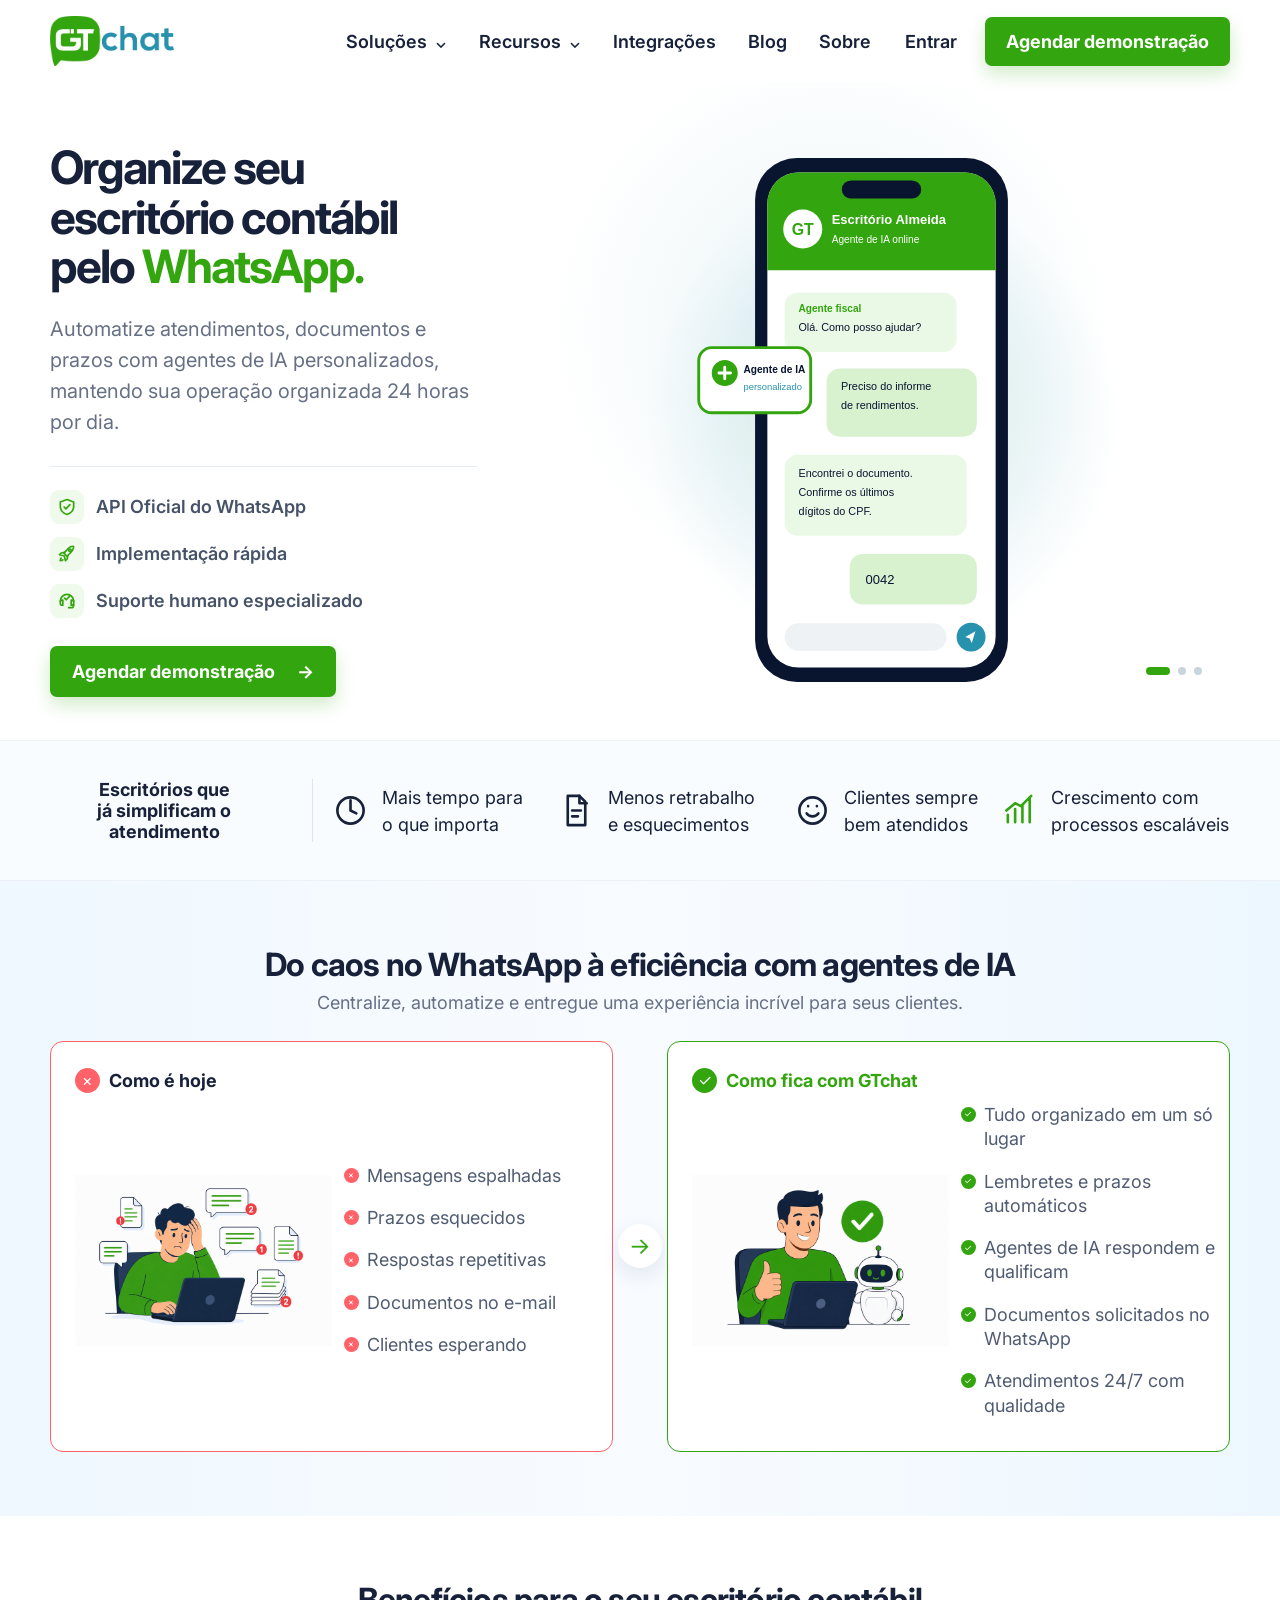
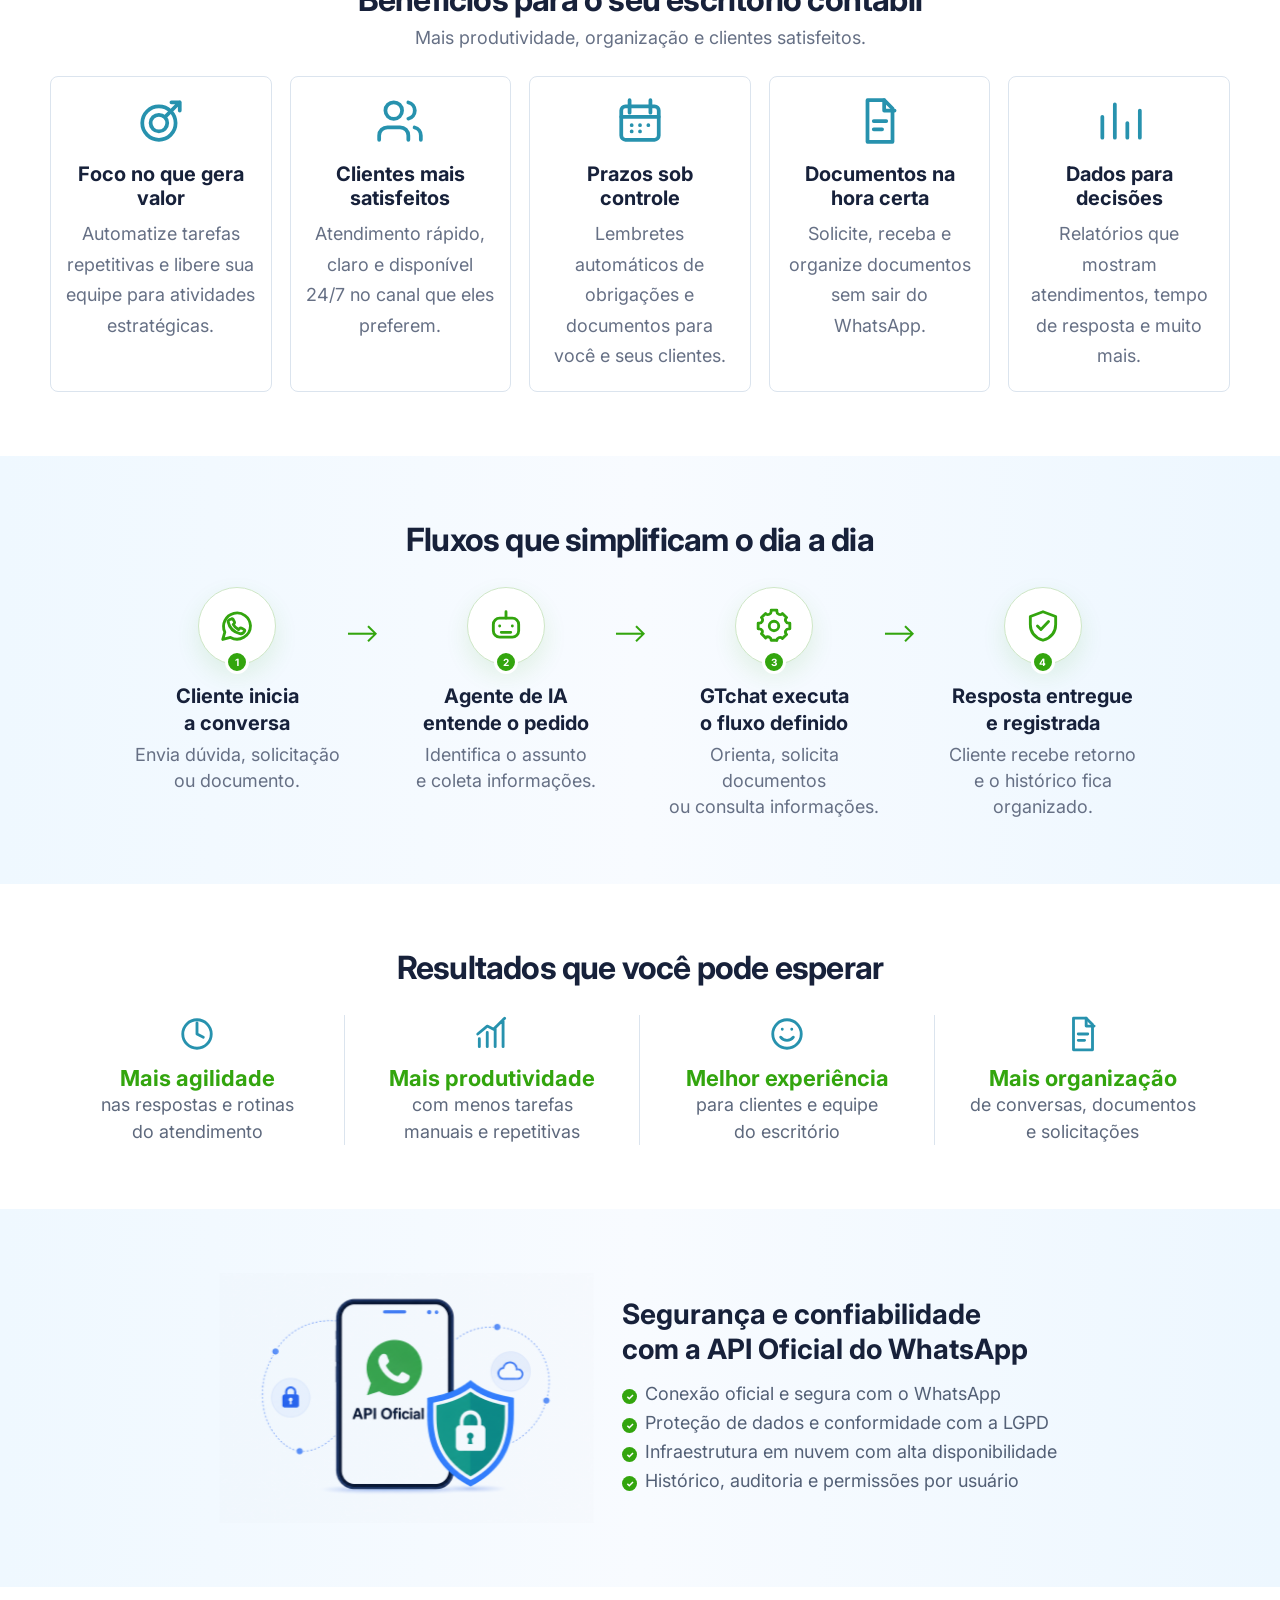
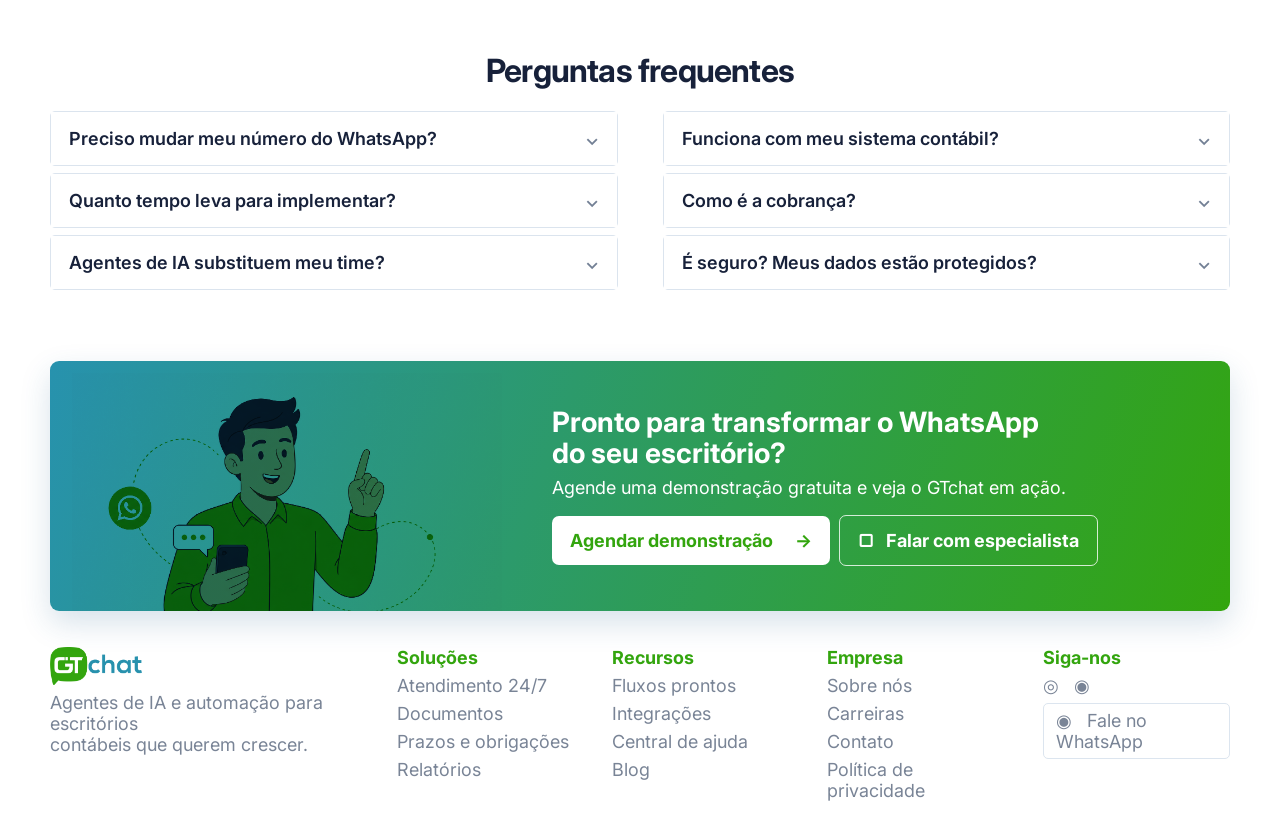
<file: teste1.html>
<!doctype html>
<html lang="pt-BR">
<head>
  <meta charset="utf-8">
  <meta name="viewport" content="width=device-width,initial-scale=1">
  <meta name="description" content="GTchat para escritórios contábeis: atendimento, automação e gestão pelo WhatsApp.">
  <title>GTchat Contabilidade | Teste 1</title>
  <link rel="icon" href="data:,">
  <link rel="preconnect" href="https://fonts.googleapis.com">
  <link rel="preconnect" href="https://fonts.gstatic.com" crossorigin>
  <link href="https://fonts.googleapis.com/css2?family=Inter:wght@400;500;600;700;800&display=swap" rel="stylesheet">
  <link rel="stylesheet" href="style.css?v=7">
</head>
<body>
  <header class="header" id="inicio">
    <div class="container nav">
      <a class="logo" href="#inicio" aria-label="GTchat"><img src="assets/brand/gtchat-color.png" alt="GTchat"></a>
      <button class="menu" aria-label="Abrir menu" aria-expanded="false"><span></span><span></span><span></span></button>
      <nav class="links">
        <a href="#solucoes">Soluções <small>⌄</small></a>
        <div class="nav-dropdown">
          <button type="button" aria-expanded="false">Recursos <small>⌄</small></button>
          <div class="test-menu">
            <a href="teste1.html"><b>Teste 1</b><span>Produto 3D</span></a>
            <a href="teste2.html"><b>Teste 2</b><span>Flat design</span></a>
            <a href="teste3.html"><b>Teste 3</b><span>Conversão contábil</span></a>
            <a href="laboratorios.html"><b>Laboratórios</b><span>Teste de laboratório</span></a>
          </div>
        </div>
        <a href="#integracoes">Integrações</a>
        <a href="#blog">Blog</a>
        <a href="#sobre">Sobre</a>
      </nav>
      <div class="nav-actions">
        <a href="#entrar">Entrar</a>
        <a class="btn btn-sm" href="#demonstracao">Agendar demonstração</a>
      </div>
    </div>
  </header>

  <main>
    <section class="hero">
      <div class="container hero-grid">
        <div class="hero-copy">
          <h1>Organize seu escritório contábil pelo <em>WhatsApp.</em></h1>
          <p>Automatize atendimentos, documentos e prazos com agentes de IA personalizados, mantendo sua operação organizada 24 horas por dia.</p>
          <ul class="hero-points">
            <li><span><svg><use href="assets/icons.svg?v=2#shield-check"></use></svg></span>API Oficial do WhatsApp</li>
            <li><span><svg><use href="assets/icons.svg?v=2#rocket"></use></svg></span>Implementação rápida</li>
            <li><span><svg><use href="assets/icons.svg?v=2#support-check"></use></svg></span>Suporte humano especializado</li>
          </ul>
          <div class="hero-actions">
            <a class="btn" href="#demonstracao">Agendar demonstração <span>→</span></a>
          </div>
        </div>

        <div class="hero-product phone-showcase" aria-label="WhatsApp com atendimento GTchat">
          <div class="phone-glow"></div>
          <div class="phone-stage">
            <img class="phone-state is-active" src="assets/flat-v2/phone-conversation.svg" alt="Conversa contábil iniciada no GTchat">
            <img class="phone-state" src="assets/flat-v2/phone-processing.svg" alt="Agente de IA processando solicitação contábil">
            <img class="phone-state" src="assets/flat-v2/phone-success.svg" alt="Atendimento concluído e registrado no GTchat">
          </div>
          <div class="phone-progress" aria-hidden="true"><i class="active"></i><i></i><i></i></div>
        </div>
      </div>
    </section>

    <section class="value-strip">
      <div class="container values">
        <strong>Escritórios que<br>já simplificam o atendimento</strong>
        <div><svg><use href="assets/icons.svg#clock"></use></svg><span>Mais tempo para<br>o que importa</span></div>
        <div><svg><use href="assets/icons.svg#document"></use></svg><span>Menos retrabalho<br>e esquecimentos</span></div>
        <div><svg><use href="assets/icons.svg#smile"></use></svg><span>Clientes sempre<br>bem atendidos</span></div>
        <div><svg><use href="assets/icons.svg#growth"></use></svg><span>Crescimento com<br>processos escaláveis</span></div>
      </div>
    </section>

    <section class="comparison section-blue" id="solucoes">
      <div class="container">
        <div class="section-title">
          <h2>Do caos no WhatsApp à eficiência com agentes de IA</h2>
          <p>Centralize, automatize e entregue uma experiência incrível para seus clientes.</p>
        </div>
        <div class="comparison-grid">
          <article class="compare-card bad">
            <header><i>×</i><b>Como é hoje</b></header>
            <div class="compare-content">
              <img src="assets/images/accounting-chaos-green-v3.png" alt="Contador sobrecarregado">
              <ul><li>Mensagens espalhadas</li><li>Prazos esquecidos</li><li>Respostas repetitivas</li><li>Documentos no e-mail</li><li>Clientes esperando</li></ul>
            </div>
          </article>
          <div class="compare-arrow">→</div>
          <article class="compare-card good">
            <header><i>✓</i><b>Como fica com GTchat</b></header>
            <div class="compare-content">
              <img src="assets/images/accounting-ai-green-v3.png" alt="Contador usando agentes de inteligência artificial">
              <ul><li>Tudo organizado em um só lugar</li><li>Lembretes e prazos automáticos</li><li>Agentes de IA respondem e qualificam</li><li>Documentos solicitados no WhatsApp</li><li>Atendimentos 24/7 com qualidade</li></ul>
            </div>
          </article>
        </div>
      </div>
    </section>

    <section class="benefits" id="recursos">
      <div class="container">
        <div class="section-title">
          <h2>Benefícios para o seu escritório contábil</h2>
          <p>Mais produtividade, organização e clientes satisfeitos.</p>
        </div>
        <div class="benefit-grid">
          <article><svg><use href="assets/icons.svg#target"></use></svg><h3>Foco no que gera valor</h3><p>Automatize tarefas repetitivas e libere sua equipe para atividades estratégicas.</p></article>
          <article><svg><use href="assets/icons.svg#users"></use></svg><h3>Clientes mais satisfeitos</h3><p>Atendimento rápido, claro e disponível 24/7 no canal que eles preferem.</p></article>
          <article><svg><use href="assets/icons.svg#calendar"></use></svg><h3>Prazos sob controle</h3><p>Lembretes automáticos de obrigações e documentos para você e seus clientes.</p></article>
          <article><svg><use href="assets/icons.svg#document"></use></svg><h3>Documentos na hora certa</h3><p>Solicite, receba e organize documentos sem sair do WhatsApp.</p></article>
          <article><svg><use href="assets/icons.svg#chart"></use></svg><h3>Dados para decisões</h3><p>Relatórios que mostram atendimentos, tempo de resposta e muito mais.</p></article>
        </div>
      </div>
    </section>

    <section class="flows section-blue" id="fluxos">
      <div class="container">
        <div class="section-title"><h2>Fluxos que simplificam o dia a dia</h2></div>
        <div class="flow-grid">
          <article><div class="flow-icon"><svg><use href="assets/icons.svg#whatsapp"></use></svg><b>1</b></div><h3>Cliente inicia<br>a conversa</h3><p>Envia dúvida, solicitação<br>ou documento.</p></article>
          <span class="flow-arrow">⟶</span>
          <article><div class="flow-icon"><svg><use href="assets/icons.svg#robot"></use></svg><b>2</b></div><h3>Agente de IA<br>entende o pedido</h3><p>Identifica o assunto<br>e coleta informações.</p></article>
          <span class="flow-arrow">⟶</span>
          <article><div class="flow-icon"><svg><use href="assets/icons.svg#settings"></use></svg><b>3</b></div><h3>GTchat executa<br>o fluxo definido</h3><p>Orienta, solicita documentos<br>ou consulta informações.</p></article>
          <span class="flow-arrow">⟶</span>
          <article><div class="flow-icon"><svg><use href="assets/icons.svg#shield-check"></use></svg><b>4</b></div><h3>Resposta entregue<br>e registrada</h3><p>Cliente recebe retorno<br>e o histórico fica organizado.</p></article>
        </div>
      </div>
    </section>

    <section class="results">
      <div class="container">
        <div class="section-title"><h2>Resultados que você pode esperar</h2></div>
        <div class="result-grid">
          <div><svg><use href="assets/icons.svg#clock"></use></svg><strong>Mais agilidade</strong><span>nas respostas e rotinas<br>do atendimento</span></div>
          <div><svg><use href="assets/icons.svg#growth"></use></svg><strong>Mais produtividade</strong><span>com menos tarefas<br>manuais e repetitivas</span></div>
          <div><svg><use href="assets/icons.svg#smile"></use></svg><strong>Melhor experiência</strong><span>para clientes e equipe<br>do escritório</span></div>
          <div><svg><use href="assets/icons.svg#document"></use></svg><strong>Mais organização</strong><span>de conversas, documentos<br>e solicitações</span></div>
        </div>
      </div>
    </section>

    <section class="security section-blue" id="integracoes">
      <div class="container security-grid">
        <img src="assets/images/api-security-v2.png" alt="API oficial e segurança">
        <div>
          <h2>Segurança e confiabilidade<br>com a API Oficial do WhatsApp</h2>
          <ul class="check-list"><li>Conexão oficial e segura com o WhatsApp</li><li>Proteção de dados e conformidade com a LGPD</li><li>Infraestrutura em nuvem com alta disponibilidade</li><li>Histórico, auditoria e permissões por usuário</li></ul>
        </div>
      </div>
    </section>

    <section class="faq" id="sobre">
      <div class="container">
        <div class="section-title"><h2>Perguntas frequentes</h2></div>
        <div class="faq-grid">
          <div>
            <article><button>Preciso mudar meu número do WhatsApp?<span>⌄</span></button><p>Não. Cenário atual será analisado durante implantação.</p></article>
            <article><button>Quanto tempo leva para implementar?<span>⌄</span></button><p>Prazo depende de fluxos, integrações e volume operacional.</p></article>
            <article><button>Agentes de IA substituem meu time?<span>⌄</span></button><p>Não. Agentes de IA automatizam tarefas e encaminham situações que precisam de atendimento humano.</p></article>
          </div>
          <div>
            <article><button>Funciona com meu sistema contábil?<span>⌄</span></button><p>Integrações dependem de API disponível no sistema utilizado.</p></article>
            <article><button>Como é a cobrança?<span>⌄</span></button><p>Plano será definido conforme estrutura e necessidade.</p></article>
            <article><button>É seguro? Meus dados estão protegidos?<span>⌄</span></button><p>Sim. Acesso, permissões e histórico seguem controles definidos.</p></article>
          </div>
        </div>
      </div>
    </section>

    <section class="cta" id="demonstracao">
      <div class="container cta-box">
        <img src="assets/images/cta-accountant-green-v3.png" alt="Especialista GTchat">
        <div>
          <h2>Pronto para transformar o WhatsApp<br>do seu escritório?</h2>
          <p>Agende uma demonstração gratuita e veja o GTchat em ação.</p>
          <div><a class="btn btn-white" href="mailto:comercial@gtchat.com.br">Agendar demonstração <span>→</span></a><a class="btn btn-outline" href="https://wa.me/5500000000000">▢ &nbsp; Falar com especialista</a></div>
        </div>
      </div>
    </section>
  </main>

  <footer>
    <div class="container footer-grid">
      <div><a class="logo" href="#inicio"><img src="assets/brand/gtchat-color.png" alt="GTchat"></a><p>Agentes de IA e automação para escritórios<br>contábeis que querem crescer.</p></div>
      <div><b>Soluções</b><a href="#solucoes">Atendimento 24/7</a><a href="#recursos">Documentos</a><a href="#fluxos">Prazos e obrigações</a><a href="#integracoes">Relatórios</a></div>
      <div><b>Recursos</b><a href="#">Fluxos prontos</a><a href="#">Integrações</a><a href="#">Central de ajuda</a><a href="#">Blog</a></div>
      <div><b>Empresa</b><a href="#">Sobre nós</a><a href="#">Carreiras</a><a href="#">Contato</a><a href="#">Política de privacidade</a></div>
      <div><b>Siga-nos</b><span>◎ &nbsp; ◉</span><a class="whatsapp-footer" href="https://wa.me/5500000000000">◉ &nbsp; Fale no WhatsApp</a></div>
    </div>
  </footer>

  <script src="script.js?v=7"></script>
</body>
</html>
</file>
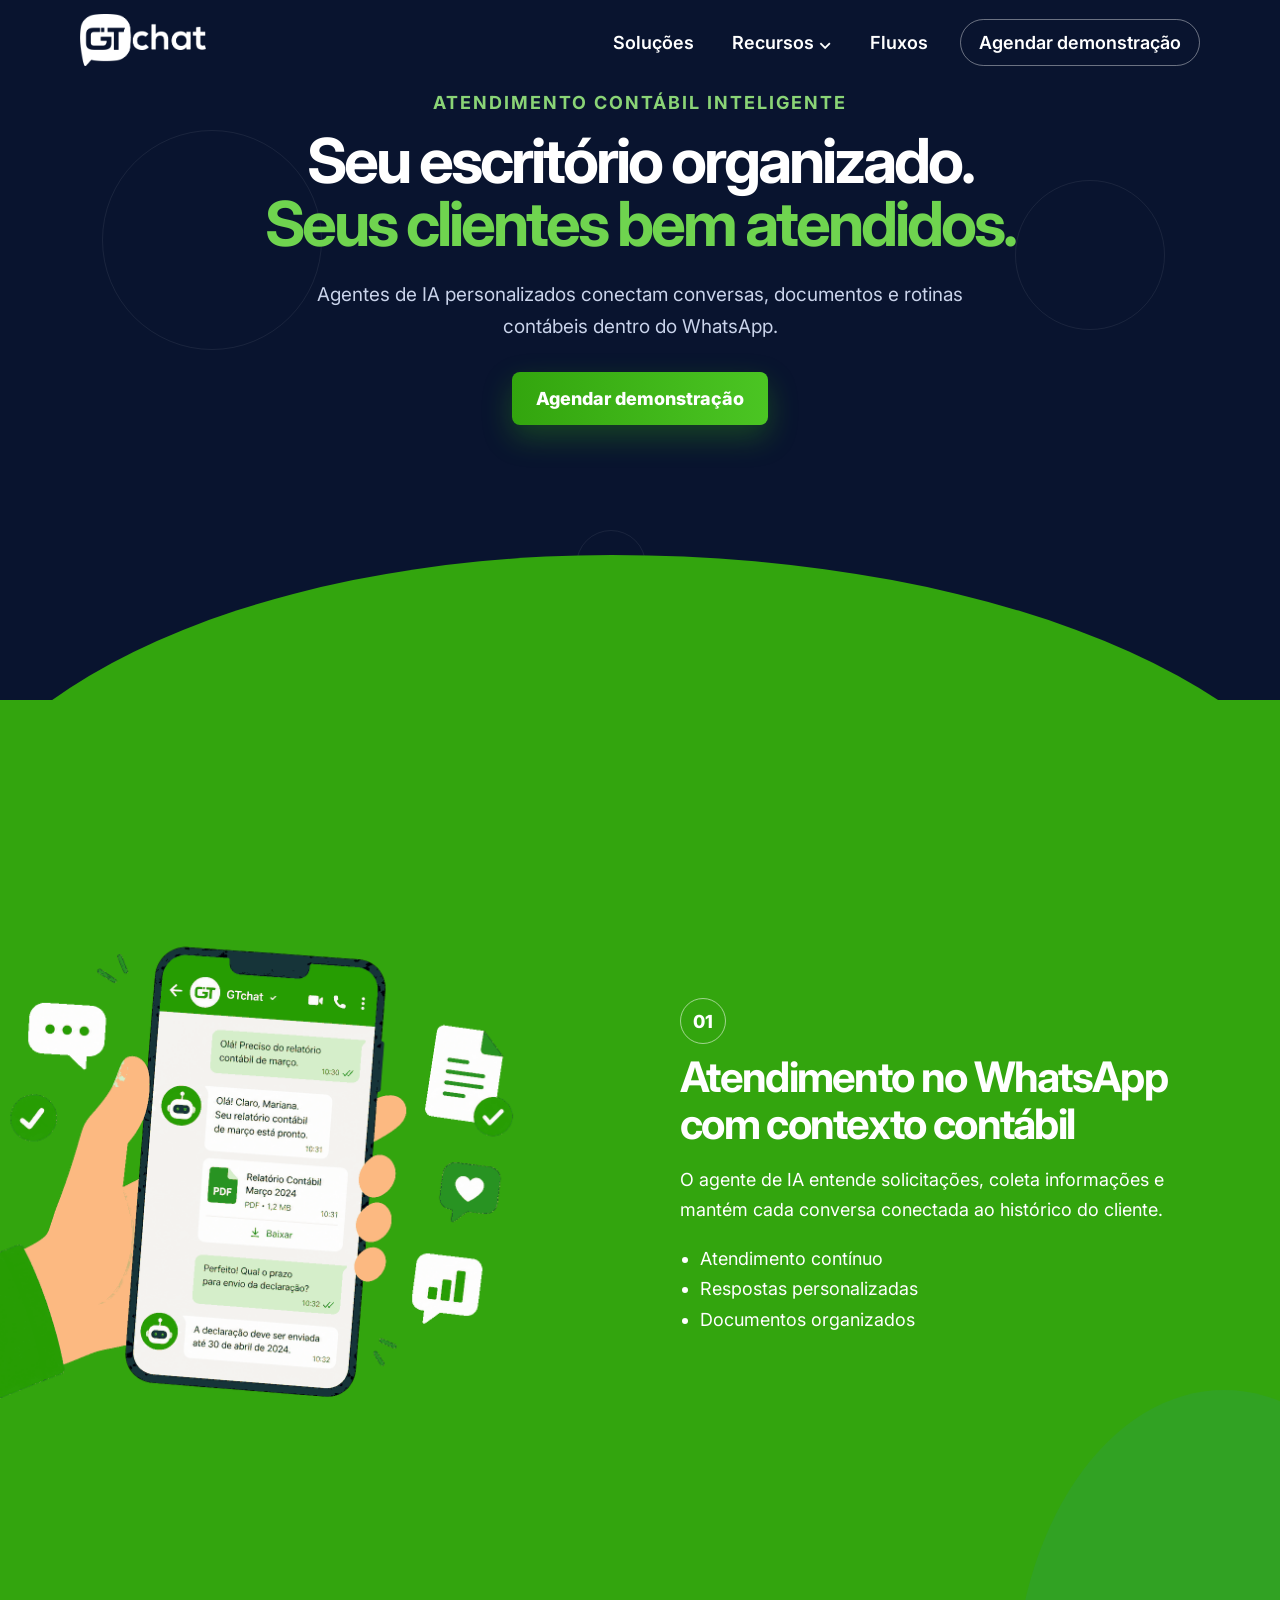
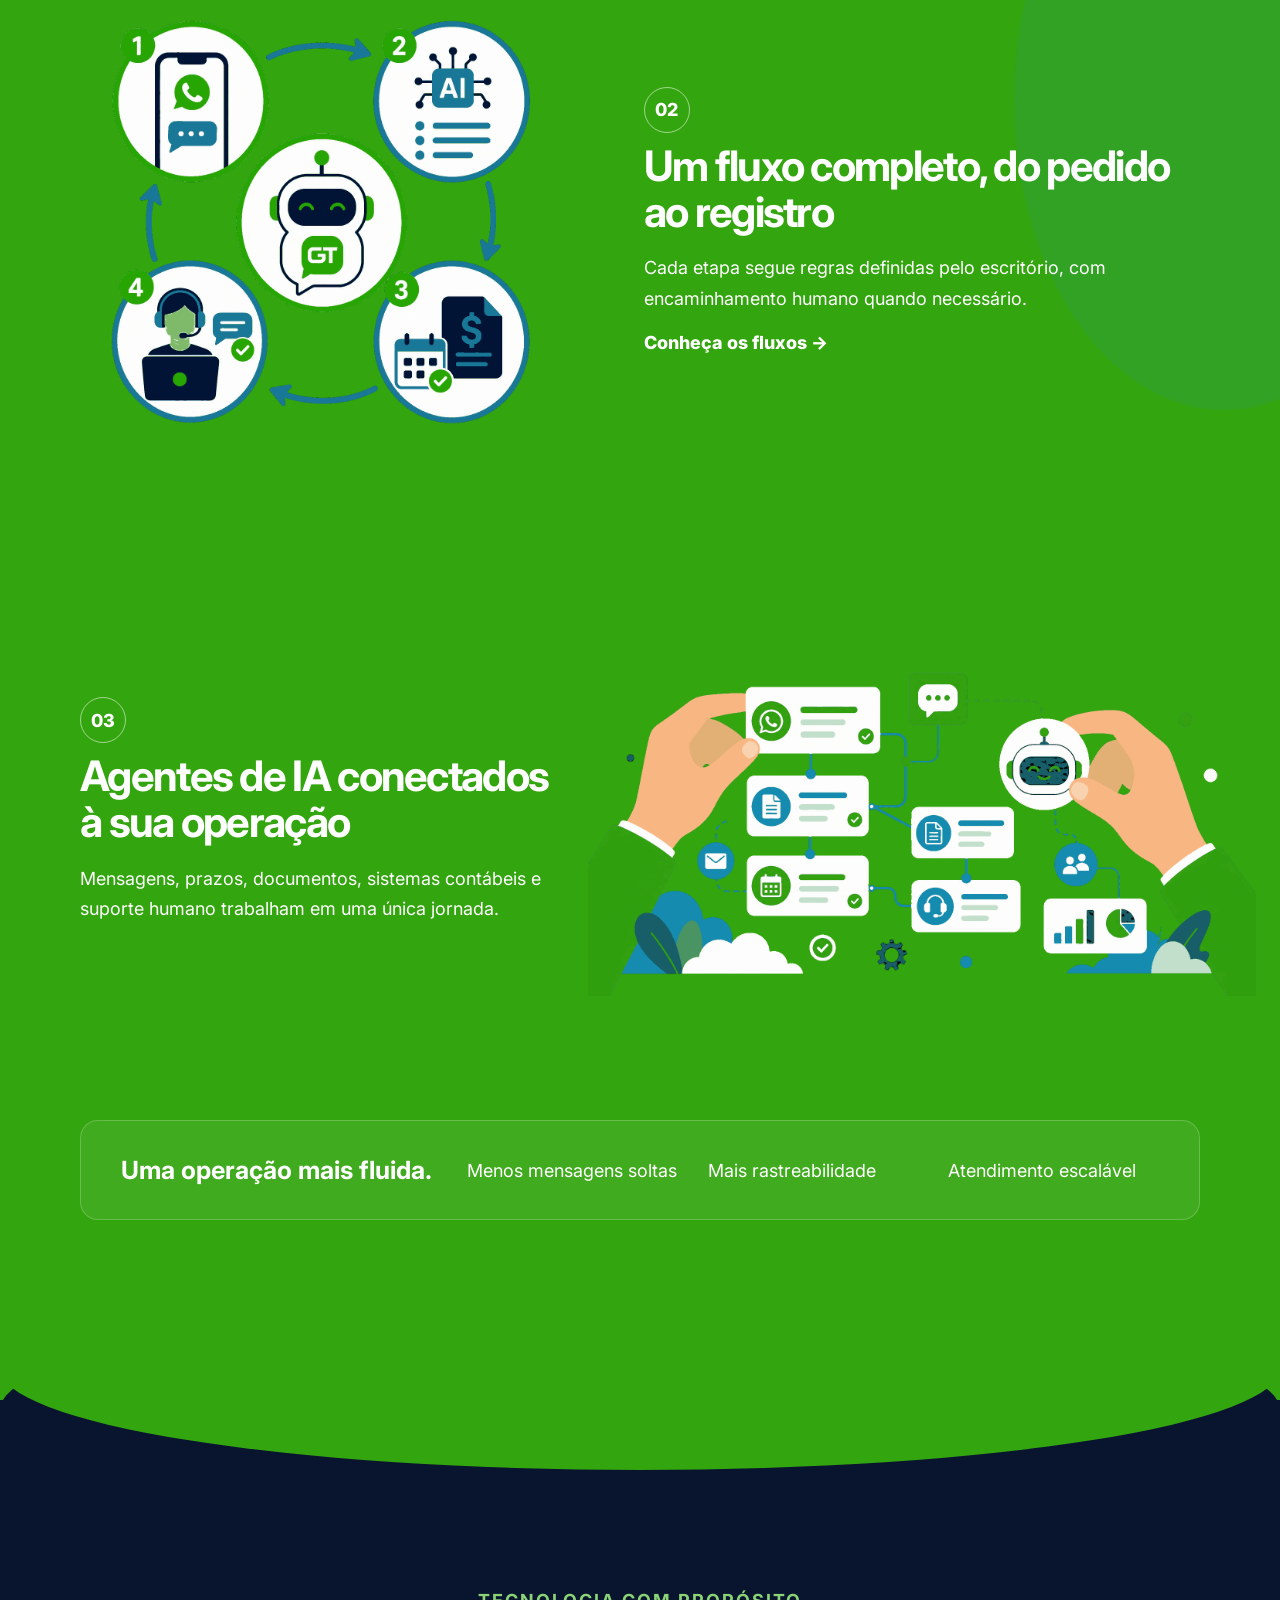
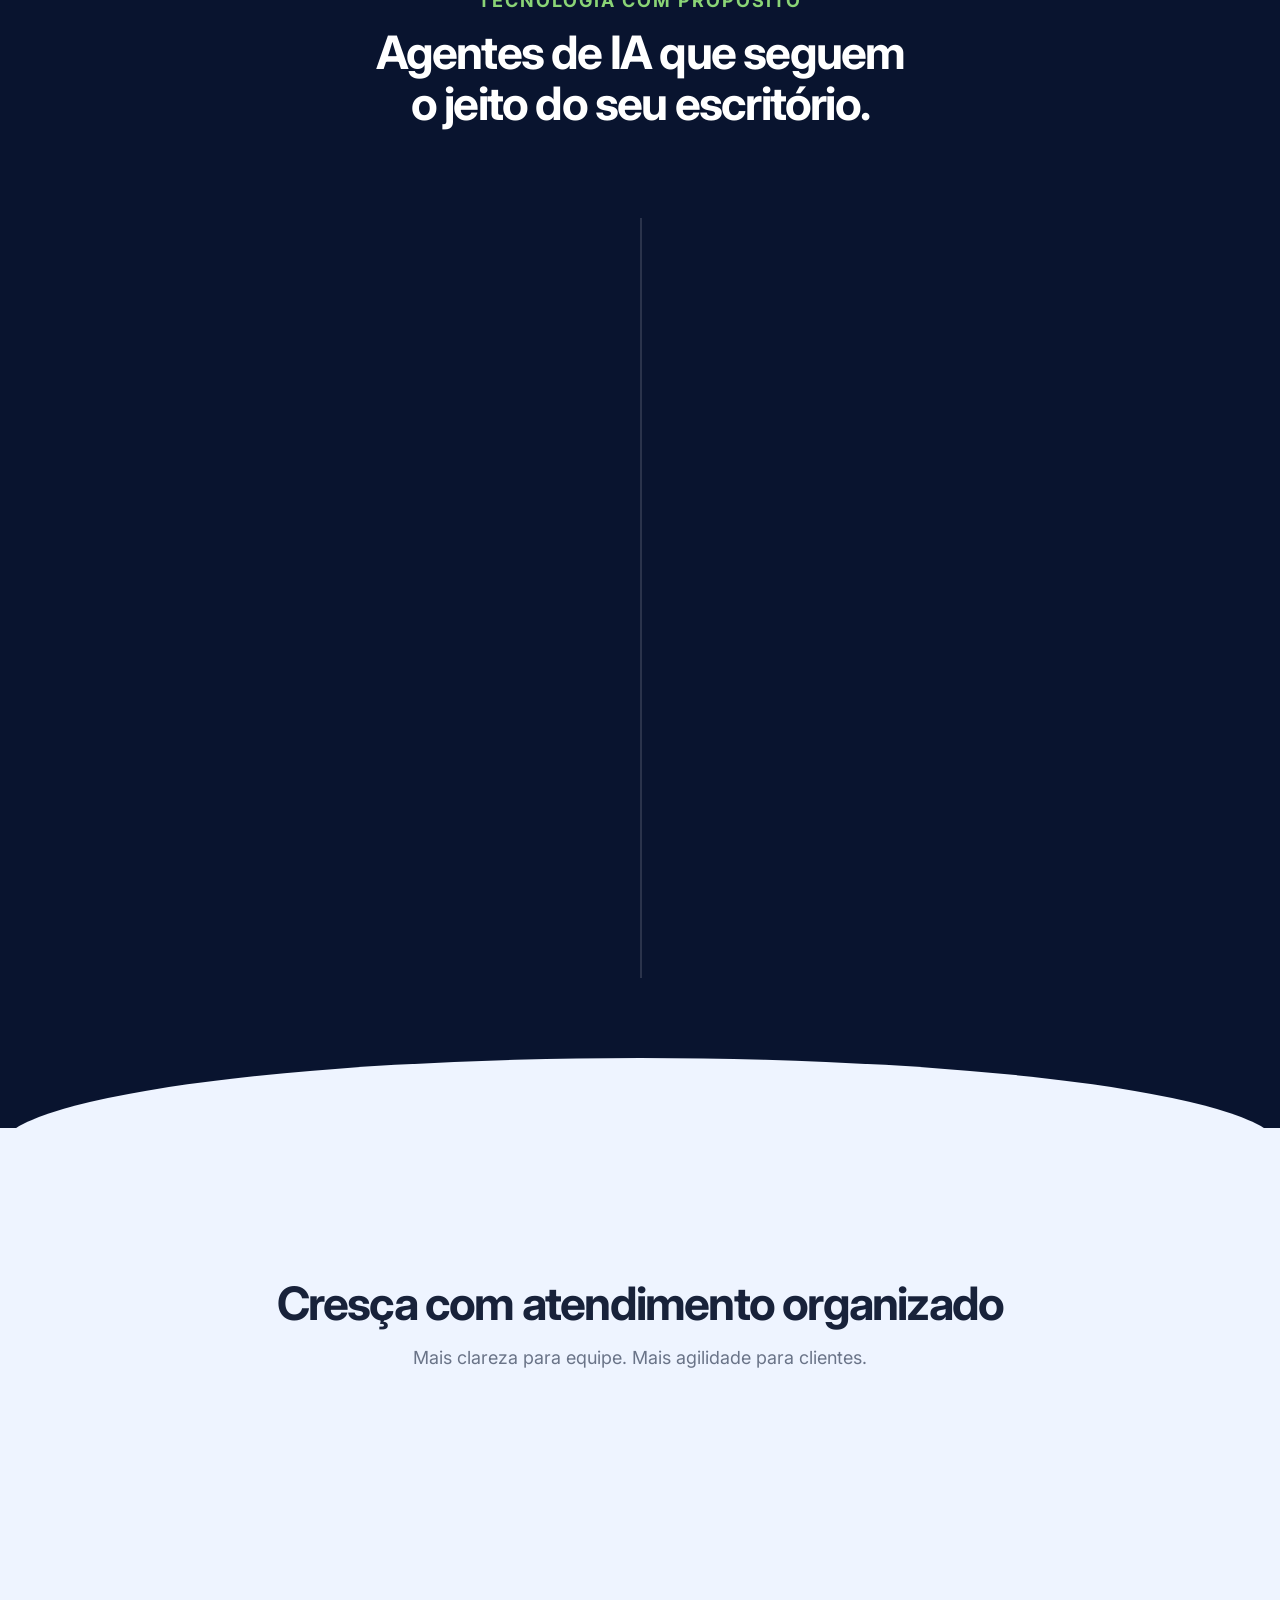
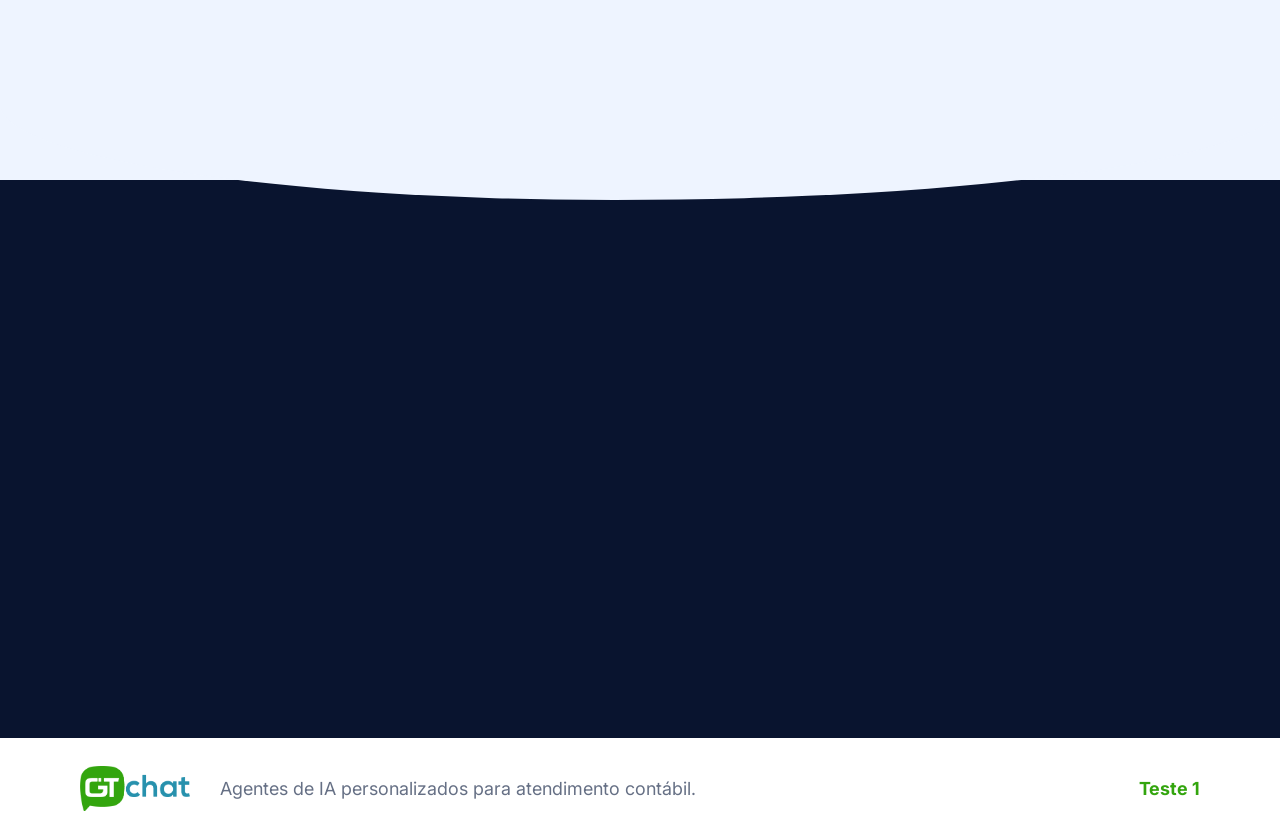
<file: teste2.html>
<!doctype html>
<html lang="pt-BR">
<head>
  <meta charset="utf-8">
  <meta name="viewport" content="width=device-width,initial-scale=1">
  <meta name="description" content="GTchat: atendimento contábil com agentes de IA personalizados.">
  <title>GTchat Contabilidade | Teste 2</title>
  <link rel="preconnect" href="https://fonts.googleapis.com">
  <link rel="preconnect" href="https://fonts.gstatic.com" crossorigin>
  <link href="https://fonts.googleapis.com/css2?family=Inter:wght@400;500;600;700;800&display=swap" rel="stylesheet">
  <link rel="stylesheet" href="teste2.css?v=4">
</head>
<body>
  <header class="t2-header">
    <a class="t2-logo" href="teste2.html"><img src="assets/brand/gtchat-white.png" alt="GTchat"></a>
    <nav>
      <a href="#solucoes">Soluções</a>
      <div class="t2-dropdown">
        <button type="button" aria-expanded="false">Recursos <span>⌄</span></button>
        <div class="t2-menu">
          <a href="teste1.html"><b>Teste 1</b><small>Produto 3D</small></a>
          <a href="teste2.html"><b>Teste 2</b><small>Flat design</small></a>
          <a href="teste3.html"><b>Teste 3</b><small>Conversão contábil</small></a>
          <a href="laboratorios.html"><b>Laboratórios</b><small>Teste de laboratório</small></a>
        </div>
      </div>
      <a href="#fluxos">Fluxos</a>
      <a class="t2-login" href="#cta">Agendar demonstração</a>
    </nav>
    <button class="t2-mobile-menu" aria-label="Abrir menu">☰</button>
  </header>

  <main>
    <section class="t2-hero">
      <div class="t2-container t2-hero-inner reveal">
        <p class="t2-overline">Atendimento contábil inteligente</p>
        <h1>Seu escritório organizado.<br><em>Seus clientes bem atendidos.</em></h1>
        <p>Agentes de IA personalizados conectam conversas, documentos e rotinas contábeis dentro do WhatsApp.</p>
        <a class="t2-btn" href="#cta">Agendar demonstração</a>
      </div>
      <div class="t2-orbit" aria-hidden="true"><i></i><i></i><i></i></div>
    </section>

    <section class="t2-green-wave" id="solucoes">
      <div class="t2-container">
        <div class="t2-split hand-split">
          <div>
            <span class="t2-number">01</span>
            <h2>Atendimento no WhatsApp com contexto contábil</h2>
            <p>O agente de IA entende solicitações, coleta informações e mantém cada conversa conectada ao histórico do cliente.</p>
            <ul><li>Atendimento contínuo</li><li>Respostas personalizadas</li><li>Documentos organizados</li></ul>
          </div>
          <img class="hand-art reveal-left" src="assets/images/test2-hand-phone-v4.png" alt="Mão humana usando o GTchat no WhatsApp">
        </div>

        <div class="t2-split reverse reveal" id="fluxos">
          <div>
            <span class="t2-number">02</span>
            <h2>Um fluxo completo, do pedido ao registro</h2>
            <p>Cada etapa segue regras definidas pelo escritório, com encaminhamento humano quando necessário.</p>
            <a class="t2-link" href="#agentes">Conheça os fluxos →</a>
          </div>
          <img src="assets/images/test2-cycle-v4.png" alt="Ciclo de atendimento com agentes de IA">
        </div>

        <div class="t2-split reveal" id="agentes">
          <div>
            <span class="t2-number">03</span>
            <h2>Agentes de IA conectados à sua operação</h2>
            <p>Mensagens, prazos, documentos, sistemas contábeis e suporte humano trabalham em uma única jornada.</p>
          </div>
          <img class="wide-art" src="assets/images/test2-agent-flows-v4.png" alt="Fluxos e agentes de IA personalizados GTchat">
        </div>

        <div class="t2-proof reveal">
          <strong>Uma operação mais fluida.</strong>
          <span>Menos mensagens soltas</span><span>Mais rastreabilidade</span><span>Atendimento escalável</span>
        </div>
      </div>
    </section>

    <section class="t2-story">
      <div class="t2-container">
        <div class="t2-center reveal">
          <p class="t2-overline">Tecnologia com propósito</p>
          <h2>Agentes de IA que seguem<br>o jeito do seu escritório.</h2>
        </div>
        <div class="t2-timeline">
          <div class="t2-timeline-progress"></div>
          <article class="timeline-left"><span></span><h3>Entendem antes de responder</h3><p>Reconhecem intenção, cliente, assunto e informações necessárias.</p></article>
          <article class="timeline-right"><span></span><h3>Executam processos definidos</h3><p>Solicitam documentos, consultam dados e atualizam registros.</p></article>
          <article class="timeline-left"><span></span><h3>Encaminham quando necessário</h3><p>O atendimento humano entra com todo contexto já organizado.</p></article>
          <article class="timeline-right"><span></span><h3>Aprendem com sua operação</h3><p>Cada agente é configurado para rotinas e padrões do escritório.</p></article>
        </div>
      </div>
    </section>

    <section class="t2-reviews">
      <div class="t2-container">
        <div class="t2-center reveal"><h2>Cresça com atendimento organizado</h2><p>Mais clareza para equipe. Mais agilidade para clientes.</p></div>
        <div class="t2-review-grid">
          <blockquote class="reveal">“Centralizamos conversas e documentos sem perder o atendimento próximo.”<cite>Escritório contábil</cite></blockquote>
          <blockquote class="reveal">“Os agentes de IA assumem rotinas repetitivas e nossa equipe ganha foco.”<cite>Gestão de atendimento</cite></blockquote>
          <blockquote class="reveal">“Agora cada solicitação possui histórico, responsável e andamento.”<cite>Operação contábil</cite></blockquote>
        </div>
      </div>
    </section>

    <section class="t2-cta" id="cta">
      <div class="t2-container t2-cta-inner reveal">
        <img src="assets/images/test2-human-success-v4.png" alt="Profissional feliz usando o GTchat">
        <div><h2>Leve seu atendimento<br>para o próximo nível.</h2><p>Configure agentes de IA personalizados para sua operação contábil.</p><a class="t2-btn" href="mailto:comercial@gtchat.com.br">Agendar demonstração</a></div>
      </div>
    </section>
  </main>

  <footer><img src="assets/brand/gtchat-color.png" alt="GTchat"><span>Agentes de IA personalizados para atendimento contábil.</span><a href="teste1.html">Teste 1</a></footer>
  <script src="teste2.js?v=4"></script>
</body>
</html>
</file>
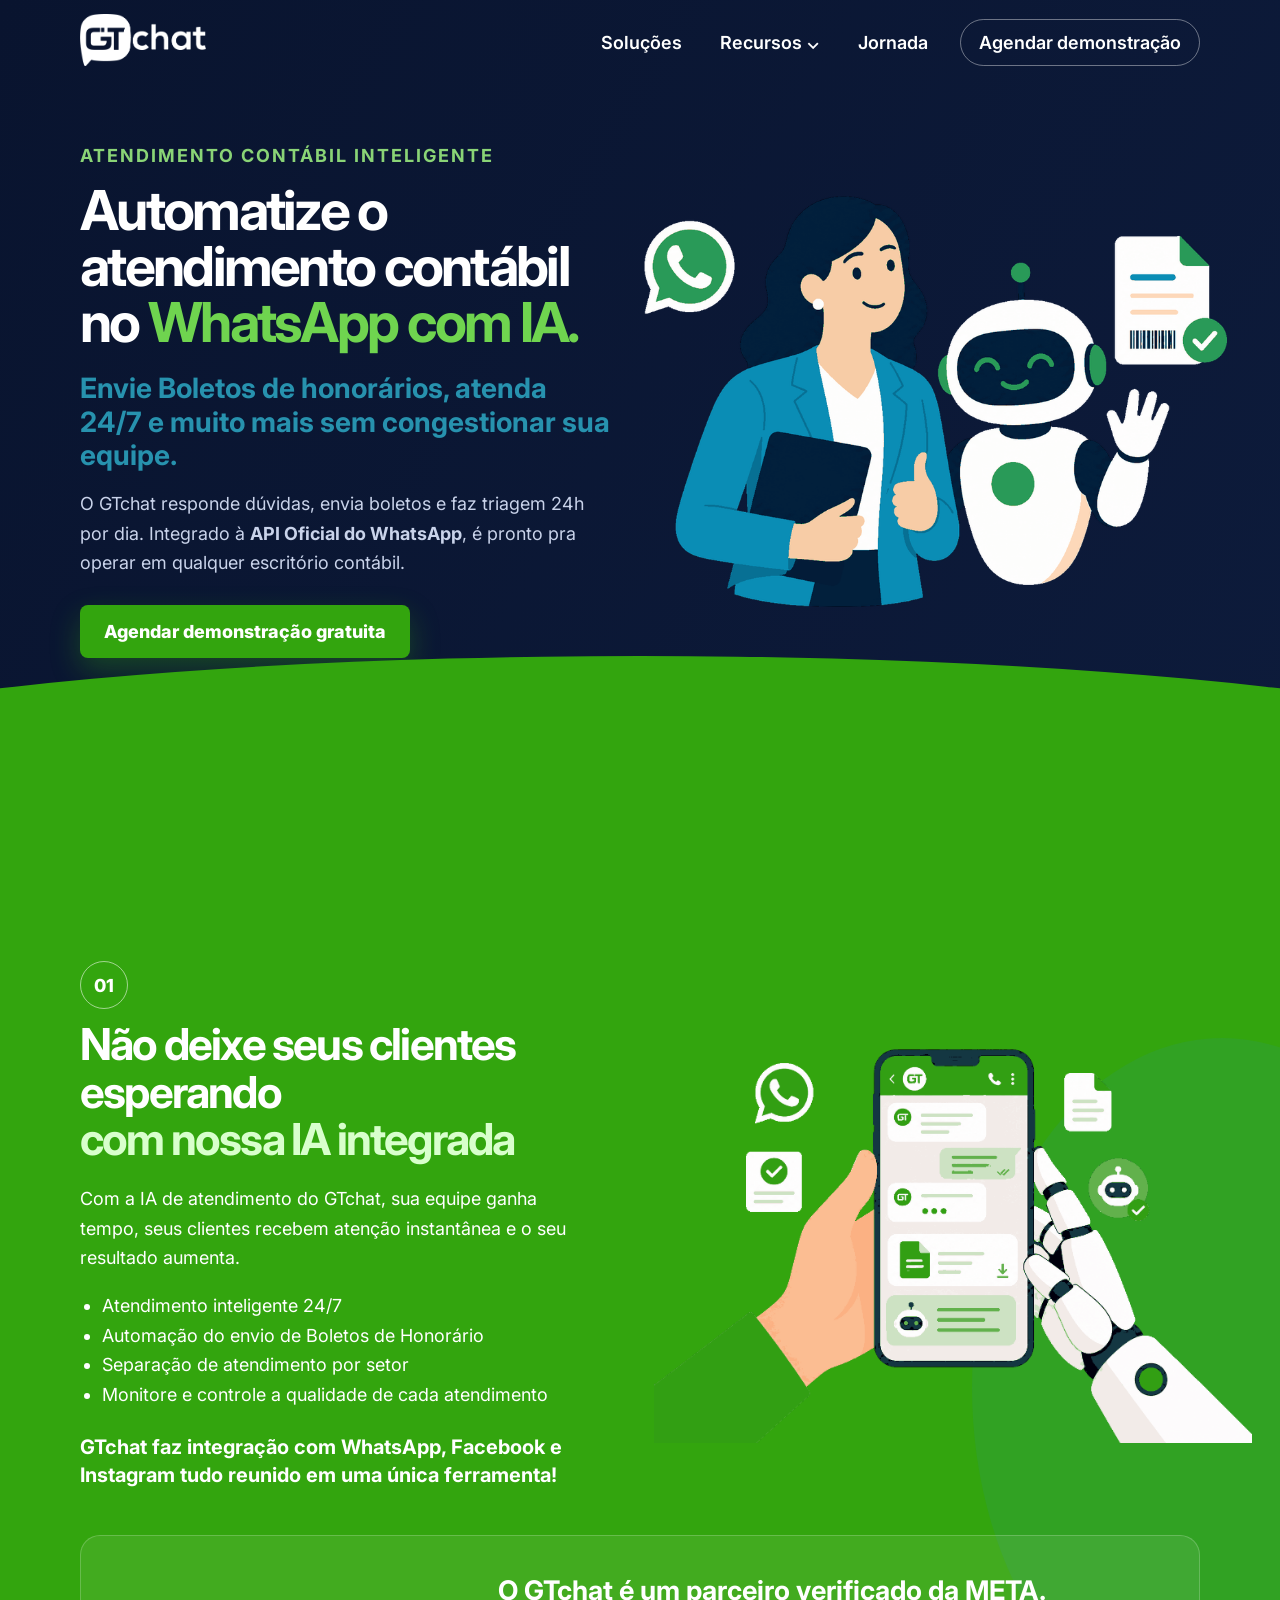
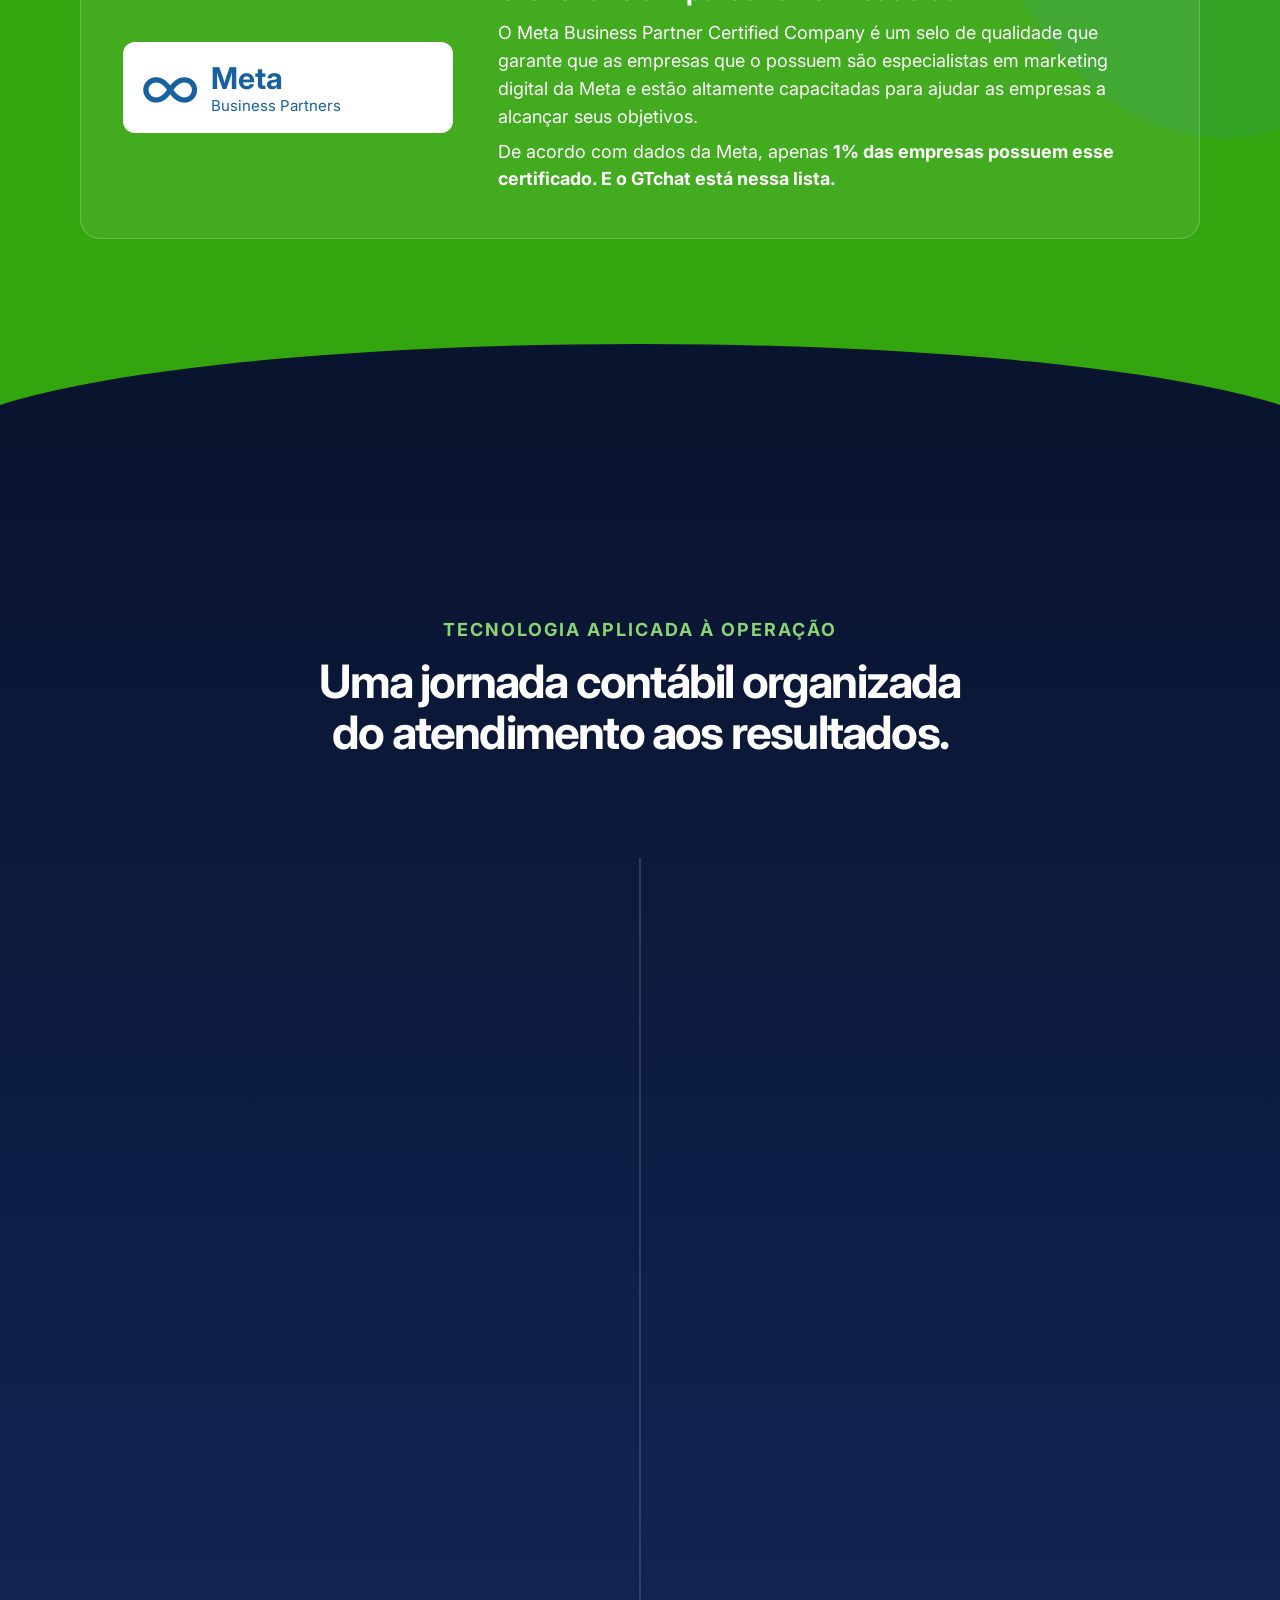
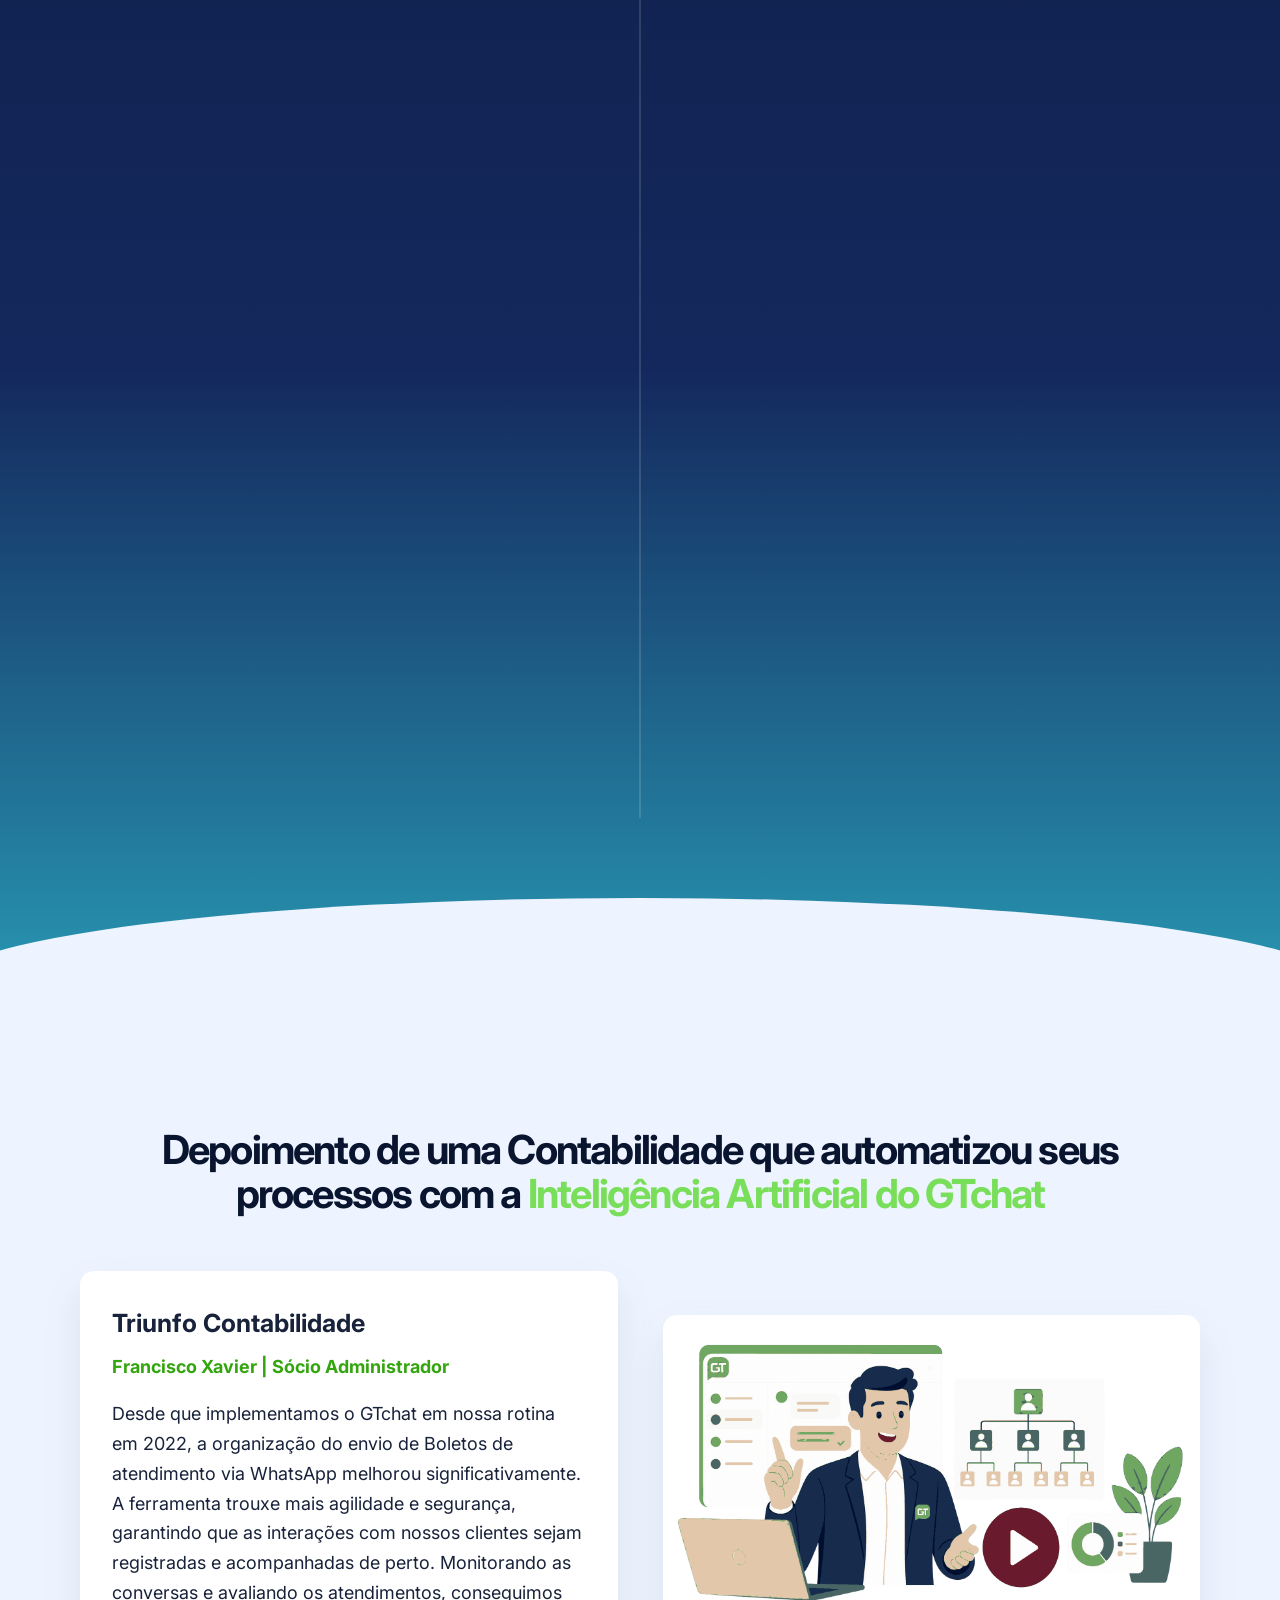
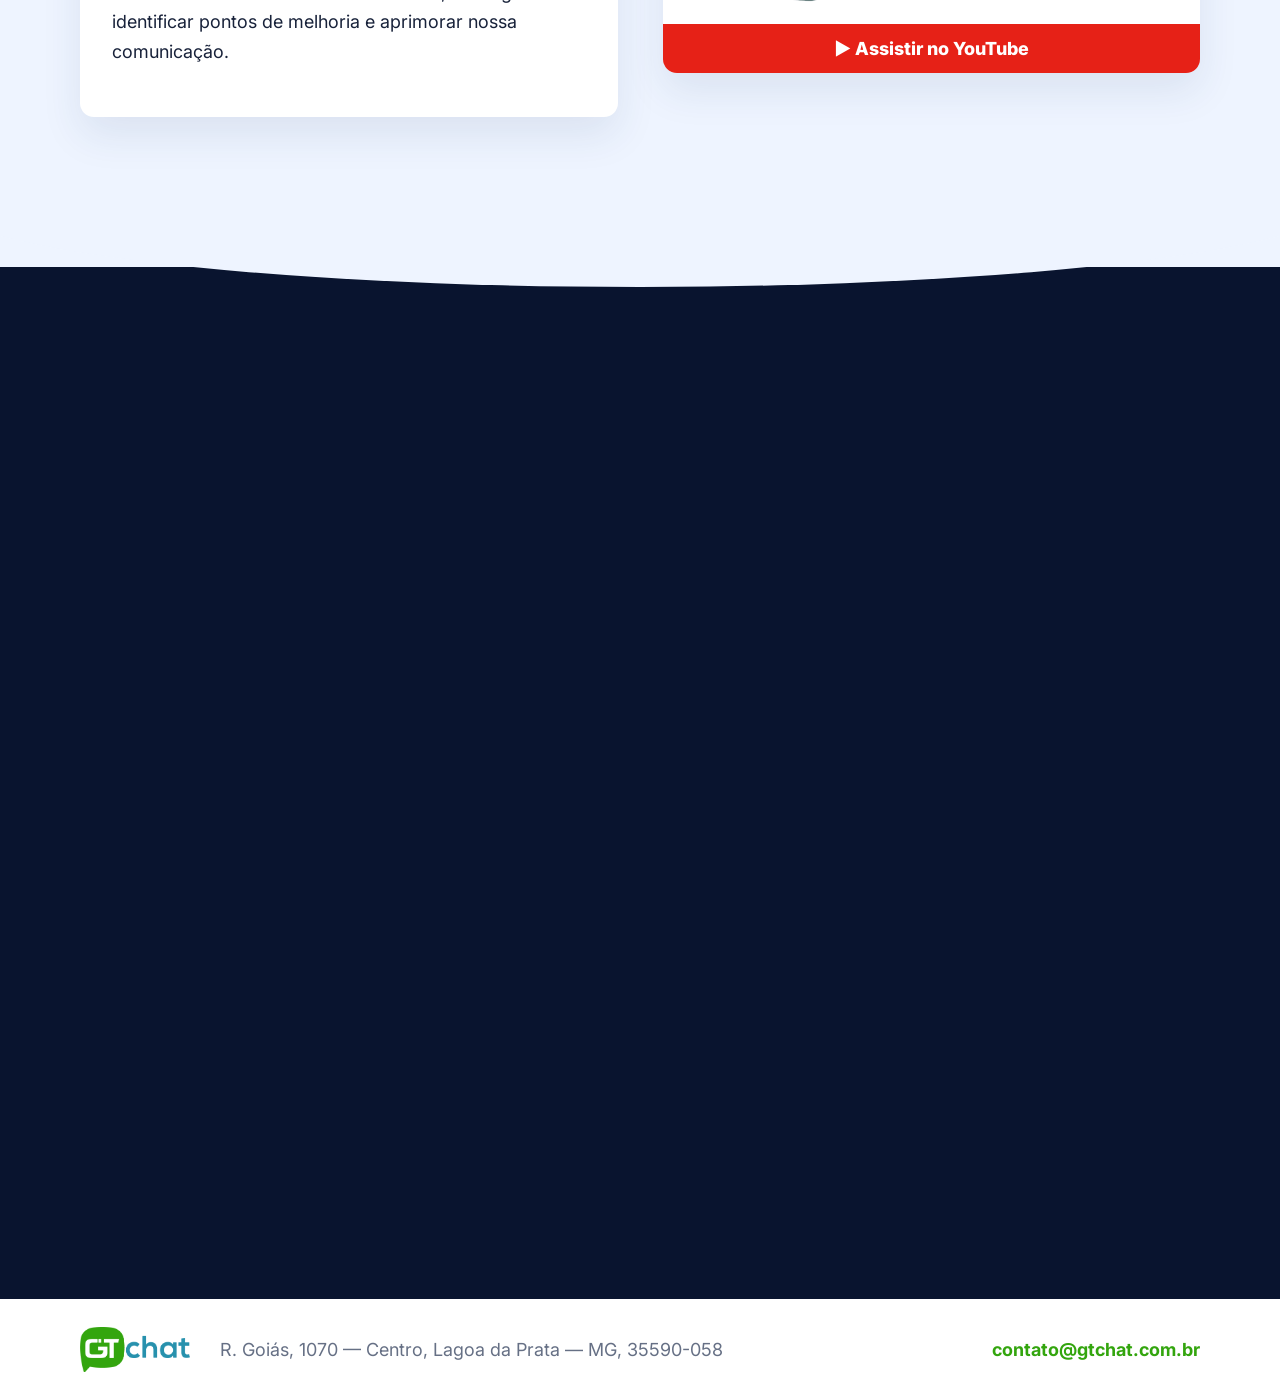
<file: teste3.html>
<!doctype html>
<html lang="pt-BR">
<head>
  <meta charset="utf-8">
  <meta name="viewport" content="width=device-width,initial-scale=1">
  <meta name="description" content="GTchat: atendimento contábil no WhatsApp com agentes de IA.">
  <title>GTchat Contabilidade | Teste 3</title>
  <link rel="icon" href="data:,">
  <link rel="preconnect" href="https://fonts.googleapis.com">
  <link rel="preconnect" href="https://fonts.gstatic.com" crossorigin>
  <link href="https://fonts.googleapis.com/css2?family=Inter:wght@400;500;600;700;800&display=swap" rel="stylesheet">
  <link rel="stylesheet" href="teste3.css?v=3">
</head>
<body>
  <header class="t3-header">
    <a class="t3-logo" href="#inicio"><img src="assets/brand/gtchat-white.png" alt="GTchat"></a>
    <nav>
      <a href="#ia-integrada">Soluções</a>
      <div class="t3-dropdown">
        <button type="button" aria-expanded="false">Recursos <span>⌄</span></button>
        <div class="t3-menu">
          <a href="teste1.html"><b>Teste 1</b><small>Produto 3D</small></a>
          <a href="teste2.html"><b>Teste 2</b><small>Flat design</small></a>
          <a href="teste3.html"><b>Teste 3</b><small>Conversão contábil</small></a>
          <a href="laboratorios.html"><b>Laboratórios</b><small>Teste de laboratório</small></a>
        </div>
      </div>
      <a href="#jornada">Jornada</a>
      <a class="t3-login" href="#reuniao">Agendar demonstração</a>
    </nav>
    <button class="t3-mobile-menu" aria-label="Abrir menu" aria-expanded="false">☰</button>
  </header>

  <main>
    <section class="t3-hero" id="inicio">
      <div class="t3-container t3-hero-grid">
        <div class="t3-hero-copy reveal from-left">
          <p class="t3-overline">Atendimento contábil inteligente</p>
          <h1>Automatize o atendimento contábil no <em>WhatsApp com IA.</em></h1>
          <h2>Envie Boletos de honorários, atenda 24/7 e muito mais sem congestionar sua equipe.</h2>
          <p>O GTchat responde dúvidas, envia boletos e faz triagem 24h por dia. Integrado à <strong>API Oficial do WhatsApp</strong>, é pronto pra operar em qualquer escritório contábil.</p>
          <a class="t3-btn" href="#reuniao">Agendar demonstração gratuita</a>
        </div>
        <img class="reveal from-right" src="assets/images/teste3/hero-clean.png" alt="Contadora trabalhando com agente de IA">
      </div>
      <div class="t3-hero-curve"></div>
    </section>

    <section class="t3-green" id="ia-integrada">
      <div class="t3-container">
        <div class="t3-split">
          <div class="reveal from-left">
            <span class="t3-number">01</span>
            <h2>Não deixe seus clientes esperando <em>com nossa IA integrada</em></h2>
            <p>Com a IA de atendimento do GTchat, sua equipe ganha tempo, seus clientes recebem atenção instantânea e o seu resultado aumenta.</p>
            <ul>
              <li>Atendimento inteligente 24/7</li>
              <li>Automação do envio de Boletos de Honorário</li>
              <li>Separação de atendimento por setor</li>
              <li>Monitore e controle a qualidade de cada atendimento</li>
            </ul>
            <strong>GTchat faz integração com WhatsApp, Facebook e Instagram tudo reunido em uma única ferramenta!</strong>
          </div>
          <img class="reveal from-right" src="assets/images/teste3/ai-attendance.png" alt="Atendimento com agente de IA">
        </div>

        <div class="t3-meta reveal">
          <div class="t3-meta-logo"><span>∞</span><div><b>Meta</b><small>Business Partners</small></div></div>
          <div><h2>O GTchat é um parceiro verificado da META.</h2><p>O Meta Business Partner Certified Company é um selo de qualidade que garante que as empresas que o possuem são especialistas em marketing digital da Meta e estão altamente capacitadas para ajudar as empresas a alcançar seus objetivos.</p><p>De acordo com dados da Meta, apenas <strong>1% das empresas possuem esse certificado. E o GTchat está nessa lista.</strong></p></div>
        </div>
      </div>
    </section>

    <section class="t3-story" id="jornada">
      <div class="t3-container">
        <div class="t3-center reveal">
          <p class="t3-overline">Tecnologia aplicada à operação</p>
          <h2>Uma jornada contábil organizada<br>do atendimento aos resultados.</h2>
        </div>
        <div class="t3-timeline">
          <div class="t3-timeline-progress"></div>
          <article class="timeline-left">
            <span></span>
            <div class="timeline-copy"><h3>Atendimento imediato com IA</h3><p>Clientes recebem atenção instantânea, enquanto o GTchat responde dúvidas, envia boletos e faz triagem 24h por dia.</p></div>
            <img class="timeline-art" src="assets/images/teste3/timeline-ai-clean.png" alt="Contador trabalhando com agente de IA">
          </article>
          <article class="timeline-right">
            <span></span>
            <div class="timeline-copy"><h3>Organização em 1º lugar</h3><p>Mantenha sua equipe alinhada, com fila por atendente, atendimento integrado e conversas centralizadas.</p></div>
            <img class="timeline-art" src="assets/images/teste3/timeline-organization-clean.png" alt="Canais organizados por agente de IA">
          </article>
          <article class="timeline-left">
            <span></span>
            <div class="timeline-copy"><h3>Indicadores para melhorar</h3><p>Acompanhe informações valiosas, identifique áreas de melhoria e tome decisões para otimizar o atendimento ao cliente.</p></div>
            <img class="timeline-art" src="assets/images/teste3/timeline-metrics-clean.png" alt="Gestora acompanhando indicadores">
          </article>
          <article class="timeline-right">
            <span></span>
            <div class="timeline-copy"><h3>Resultados acompanhados pela equipe</h3><p>Reúna operação, pessoas e agentes de IA para escalar o atendimento com clareza.</p></div>
            <img class="timeline-art" src="assets/images/teste3/timeline-results-clean.png" alt="Equipe crescendo com agentes de IA">
          </article>
        </div>
      </div>
    </section>

    <section class="t3-proof">
      <div class="t3-container">
        <div class="t3-center reveal">
          <h2>Depoimento de uma Contabilidade que automatizou seus processos com a <em>Inteligência Artificial do GTchat</em></h2>
        </div>
        <div class="t3-proof-grid">
          <blockquote class="reveal from-left">
            <h3>Triunfo Contabilidade</h3>
            <cite>Francisco Xavier | Sócio Administrador</cite>
            <p>Desde que implementamos o GTchat em nossa rotina em 2022, a organização do envio de Boletos de atendimento via WhatsApp melhorou significativamente. A ferramenta trouxe mais agilidade e segurança, garantindo que as interações com nossos clientes sejam registradas e acompanhadas de perto. Monitorando as conversas e avaliando os atendimentos, conseguimos identificar pontos de melhoria e aprimorar nossa comunicação.</p>
          </blockquote>
          <div class="t3-video reveal from-right">
            <img src="assets/images/teste3/testimonial.png" alt="História de sucesso da Triunfo Contabilidade">
            <a href="https://www.youtube.com/watch?v=W20bAMbNaDk" target="_blank" rel="noopener">▶ Assistir no YouTube</a>
          </div>
        </div>
      </div>
    </section>

    <section class="t3-cta" id="reuniao">
      <div class="t3-container t3-cta-grid">
        <div class="t3-form-card reveal from-left">
          <h2>Reunião GTchat</h2>
          <p>Está na hora de transformar o seu atendimento e escalar a sua empresa!</p>
          <form class="t3-form">
            <label><span>Sua empresa</span><input name="empresa" required></label>
            <div><label><span>Nome</span><input name="nome" required></label><label><span>Sobrenome</span><input name="sobrenome" required></label></div>
            <label><span>Telefone</span><input name="telefone" inputmode="tel" required></label>
            <label><span>Email</span><input name="email" type="email" required></label>
            <label><span>Quantidade de atendentes</span><input name="atendentes" type="number" min="1" required></label>
            <label><span>Cidade</span><input name="cidade" required></label>
            <label class="t3-consent"><input name="consentimento" type="checkbox" required><span>Concordo em receber comunicações e conteúdos de marketing do GTchat.</span></label>
            <button class="t3-btn" type="submit">Enviar</button>
            <p class="t3-success" role="status">Solicitação enviada.</p>
          </form>
        </div>
        <img class="reveal from-right" src="assets/images/teste3/meeting.png" alt="Reunião analisando resultados com o GTchat">
      </div>
    </section>
  </main>

  <footer>
    <img src="assets/brand/gtchat-color.png" alt="GTchat">
    <span>R. Goiás, 1070 — Centro, Lagoa da Prata — MG, 35590-058</span>
    <a href="mailto:contato@gtchat.com.br">contato@gtchat.com.br</a>
  </footer>
  <script src="teste3.js?v=3"></script>
</body>
</html>
</file>
<file: style.css>
:root{--green:#33a50e;--green-dark:#287f0c;--blue:#2792ae;--blue-dark:#1d7289;--navy:#17213a;--muted:#667085;--pale:#f3f9ff;--line:#dfe7f0;--red:#ff6268;--white:#fff;--shadow:0 14px 38px rgba(32,66,116,.12)}
*{box-sizing:border-box}html{scroll-behavior:smooth}body{margin:0;color:var(--navy);background:#fff;font-family:Inter,-apple-system,BlinkMacSystemFont,"Segoe UI",sans-serif;font-size:14px}a{color:inherit;text-decoration:none}button{font:inherit}.container{width:min(1180px,calc(100% - 48px));margin:auto}.header{position:relative;z-index:30;height:82px;background:#fff}.nav{height:100%;display:flex;align-items:center;gap:34px}.logo{display:flex;align-items:center;gap:8px;font-size:25px}.logo b{letter-spacing:-1.2px}.logo b>span{font-weight:600}.logo-mark{display:grid;width:34px;height:34px;place-items:center;border:2px solid var(--green);border-radius:50%;color:var(--green)}.logo-mark svg{width:22px;height:22px}.logo-mark.mini{width:22px;height:22px}.logo-mark.mini svg{width:14px}.links{display:flex;align-items:center;gap:32px;margin-left:auto}.links a,.nav-actions>a:first-child{font-size:12px;font-weight:600}.links small{margin-left:4px}.nav-actions{display:flex;align-items:center;gap:28px}.btn{display:inline-flex;align-items:center;justify-content:center;gap:22px;padding:15px 22px;border-radius:7px;color:#fff;background:var(--green);box-shadow:0 8px 18px rgba(51,165,14,.22);font-size:12px;font-weight:700;transition:.2s}.btn:hover{background:var(--green-dark);transform:translateY(-1px)}.btn-sm{padding:14px 21px}.menu{display:none;margin-left:auto;border:0;background:none}.menu span{display:block;width:24px;height:2px;margin:5px;background:var(--navy)}
.nav-dropdown{position:relative}.nav-dropdown>button{padding:12px 0;border:0;color:var(--navy);background:none;font-size:18px;font-weight:600;cursor:pointer}.test-menu{position:absolute;z-index:50;top:100%;left:50%;display:grid;width:260px;padding:9px;visibility:hidden;border:1px solid var(--line);border-radius:12px;background:#fff;box-shadow:0 18px 45px rgba(16,31,56,.16);opacity:0;transform:translate(-50%,8px);transition:.2s}.nav-dropdown.open .test-menu{visibility:visible;opacity:1;transform:translate(-50%,0)}.test-menu a{display:flex;flex-direction:column;gap:3px;padding:12px 14px;border-radius:8px}.test-menu a:hover{background:#eff9ec}.test-menu b,.test-menu span{font-size:18px}.test-menu span{color:var(--muted);font-weight:400}
.hero{padding:70px 0 44px;background:radial-gradient(circle at 65% 37%,rgba(39,146,174,.10),transparent 30%),#fff}.hero-grid{display:grid;grid-template-columns:42% 58%;gap:42px;align-items:center}.audience{display:inline-flex;align-items:center;gap:7px;padding:7px 13px;margin-bottom:22px;border-radius:20px;color:#e85b62;background:#fff0f1;font-size:11px;font-weight:600}.hero h1{margin:0 0 18px;font-size:37px;line-height:1.18;letter-spacing:-1.6px}.hero h1 em{color:var(--green);font-style:normal}.hero-copy>p{max-width:510px;margin:0 0 15px;color:var(--muted);font-size:14px;line-height:1.7}.check-list{padding:0;margin:0;list-style:none}.check-list li{margin:8px 0;color:#536076;font-size:13px}.check-list li::before{display:inline-grid;width:15px;height:15px;margin-right:8px;place-items:center;border-radius:50%;color:#fff;background:var(--blue);content:"✓";font-size:9px;font-weight:800}.hero-actions{display:flex;align-items:center;gap:28px;margin:28px 0 38px}.play-link{display:flex;align-items:center;gap:9px;color:var(--blue);font-size:12px;font-weight:600}.play-link i{display:grid;width:22px;height:22px;place-items:center;border:1px solid var(--blue);border-radius:50%;font-size:8px;font-style:normal}.hero-trust{display:flex;gap:36px}.hero-trust div{display:flex;align-items:center;gap:10px}.hero-trust svg{width:27px;height:27px;color:var(--blue)}.hero-trust div:first-child svg{color:var(--green)}.hero-trust span{display:flex;flex-direction:column;color:#596579;font-size:9px;line-height:1.35}.hero-trust b{color:var(--navy);font-size:10px}
.hero-product{position:relative;padding-bottom:72px}.app-window{position:relative;display:grid;grid-template-columns:23% 47% 30%;height:475px;overflow:hidden;border:1px solid #cfdae8;border-radius:15px;background:#fff;box-shadow:0 22px 50px rgba(39,91,157,.13)}.app-sidebar{padding:18px 12px;border-right:1px solid #e2e8f0}.app-brand{display:flex;align-items:center;gap:6px;margin-bottom:23px;font-size:12px}.app-sidebar>a{display:flex;align-items:center;gap:9px;padding:11px 10px;margin:2px 0;border-radius:6px;color:#647085;font-size:9px}.app-sidebar>a.active{color:var(--green);background:#eff9ec}.app-sidebar svg{width:14px;height:14px}.inbox{border-right:1px solid #e2e8f0}.panel-title,.chat-head{display:flex;align-items:center;justify-content:space-between;padding:19px 14px;border-bottom:1px solid #e8edf3;font-size:10px}.tabs{display:flex;gap:17px;padding:12px 13px 8px;color:#7a8495;font-size:7px}.tabs b{color:var(--green)}.tabs small{font-size:6px}.search{margin:6px 12px 9px;padding:9px;border:1px solid #e1e7ef;border-radius:5px;color:#a2aaba;font-size:7px}.conversation{position:relative;display:grid;grid-template-columns:31px 1fr auto;gap:8px;align-items:center;padding:10px 12px}.conversation.active{background:#f2faf0}.avatar{display:grid;width:28px;height:28px;place-items:center;border-radius:50%;color:#fff;background:#d98b62;font-size:8px}.a2{background:#198c78}.a3{background:#435c73}.a4{background:#a96d48}.a5{background:#28567e}.a6{background:#6c7892}.conversation div{display:flex;min-width:0;flex-direction:column}.conversation b{font-size:8px}.conversation small{overflow:hidden;color:#8791a1;font-size:6px;white-space:nowrap}.conversation time{color:#8a94a5;font-size:6px}.conversation i{position:absolute;right:10px;bottom:7px;display:grid;width:12px;height:12px;place-items:center;border-radius:50%;color:#fff;background:var(--green);font-size:6px;font-style:normal}.chat-head{justify-content:flex-start;gap:7px}.chat-head div{display:flex;flex:1;flex-direction:column}.chat-head b{font-size:8px}.chat-head small{width:max-content;padding:2px 6px;border-radius:8px;color:var(--green);background:#eff9ec;font-size:6px}.ai-label{padding:12px;color:var(--blue);font-size:7px;font-weight:700}.ai-label span{display:inline-grid;width:17px;height:17px;margin-right:4px;place-items:center;border-radius:50%;background:#eaf7fa}.messages{padding:0 10px}.messages p{position:relative;max-width:88%;padding:9px;margin:7px 0;border-radius:7px;color:#28344b;background:#f2f5f9;font-size:7px;line-height:1.45}.messages p.sent{margin-left:auto;background:#e8f6e3}.messages time{display:block;color:#9aa3b1;font-size:5px;text-align:right}.message-input{position:absolute;right:10px;bottom:10px;width:calc(30% - 20px);padding:10px;border:1px solid #e0e7ef;border-radius:6px;color:#b0b7c4;font-size:6px}.message-input span{margin-left:12px}.message-input button{float:right;width:22px;height:22px;margin-top:-7px;border:0;border-radius:50%;color:#fff;background:var(--blue);font-size:9px}.online{position:absolute;top:12px;right:48px;padding:7px 10px;border:1px solid #e2e8ef;border-radius:6px;background:#fff;font-size:7px}.online span{display:inline-block;width:7px;height:7px;margin-right:5px;border-radius:50%;background:var(--green)}.stats{position:absolute;right:0;bottom:0;left:0;display:grid;grid-template-columns:repeat(4,1fr);padding:18px 22px;border-radius:12px;background:#fff;box-shadow:0 12px 34px rgba(32,66,116,.10)}.stats div{display:flex;align-items:center;gap:10px}.stats svg{width:25px;height:25px;color:var(--blue)}.stats span{display:flex;flex-direction:column;color:#7b8595;font-size:7px}.stats strong{color:var(--navy);font-size:15px}.stats small{font-size:7px;font-weight:400}
.value-strip{border-top:1px solid #edf1f5;border-bottom:1px solid #edf1f5;background:#f9fcff}.values{display:grid;grid-template-columns:1.15fr repeat(4,1fr);align-items:center;padding:27px 0}.values>strong{padding-right:34px;border-right:1px solid #dce5ef;font-size:12px;text-align:center}.values div{display:flex;justify-content:center;align-items:center;gap:14px}.values svg{width:35px;height:35px;color:var(--navy)}.values div:last-child svg{color:var(--green)}.values span{font-size:10px;line-height:1.5}
.section-blue{background:linear-gradient(90deg,#eff8ff,#f8fbff,#edf7ff)}.comparison,.benefits,.flows,.results,.security,.faq{padding:42px 0}.section-title{margin:0 auto 28px;text-align:center}.section-title h2{margin:0 0 8px;font-size:27px;letter-spacing:-.8px}.section-title p{margin:0;color:var(--muted);font-size:12px}.comparison-grid{display:grid;grid-template-columns:1fr 54px 1fr;align-items:center}.compare-card{padding:18px 22px;border:1.5px solid;border-radius:13px;background:#fff}.compare-card.bad{border-color:var(--red)}.compare-card.good{border-color:var(--green)}.compare-card header{display:flex;align-items:center;gap:9px;font-size:11px}.compare-card header i{display:grid;width:25px;height:25px;place-items:center;border-radius:50%;color:#fff;background:var(--red);font-size:16px;font-style:normal}.compare-card.good header{color:var(--green)}.compare-card.good header i{background:var(--green)}.compare-content{display:grid;grid-template-columns:54% 46%;align-items:center}.compare-content img{width:100%;mix-blend-mode:multiply}.compare-content ul{padding:0;margin:0;list-style:none}.compare-content li{margin:13px 0;color:#505c72;font-size:10px}.compare-content li::before{display:inline-grid;width:15px;height:15px;margin-right:8px;place-items:center;border-radius:50%;color:#fff;background:var(--red);content:"×";font-size:9px}.good .compare-content li::before{background:var(--green);content:"✓"}.compare-arrow{display:grid;width:44px;height:44px;margin:auto;place-items:center;border-radius:50%;color:var(--green);background:#fff;box-shadow:0 7px 20px rgba(32,66,116,.11);font-size:23px}
.benefit-grid{display:grid;grid-template-columns:repeat(5,1fr);gap:18px}.benefit-grid article{min-height:190px;padding:19px 15px;border:1px solid #dbe4ee;border-radius:8px;text-align:center}.benefit-grid svg{width:50px;height:50px;color:var(--blue)}.benefit-grid h3{margin:12px 0 9px;font-size:12px}.benefit-grid p{margin:0;color:var(--muted);font-size:9px;line-height:1.7}
.flow-grid{display:grid;grid-template-columns:1fr 34px 1fr 34px 1fr 34px 1fr 34px 1fr 34px 1fr;align-items:start}.flow-grid article{text-align:center}.flow-icon{position:relative;display:grid;width:72px;height:72px;margin:auto;place-items:center;border-radius:50%;background:#fff;box-shadow:0 7px 20px rgba(32,66,116,.09)}.flow-icon svg{width:43px;height:43px;color:var(--blue)}.flow-icon.green svg{color:var(--green)}.flow-icon.final{border:1px dashed #afc4df;border-radius:11px}.flow-icon b{position:absolute;bottom:-8px;display:grid;width:20px;height:20px;place-items:center;border:3px solid #fff;border-radius:50%;color:#fff;background:var(--green);font-size:8px}.flow-grid h3{margin:18px 0 5px;font-size:10px;line-height:1.35}.flow-grid p{margin:0;color:var(--muted);font-size:8px;line-height:1.45}.flow-arrow{padding-top:30px;color:var(--green);font-size:22px}
.result-grid{display:grid;grid-template-columns:repeat(4,1fr)}.result-grid div{display:flex;flex-direction:column;align-items:center;border-right:1px solid #dbe4ee;text-align:center}.result-grid div:last-child{border:0}.result-grid strong{color:var(--green);font-size:36px}.result-grid span{color:#5e697d;font-size:9px;line-height:1.5}
.security-grid{display:grid;grid-template-columns:48% 52%;align-items:center;max-width:900px}.security img{width:100%;height:250px;object-fit:contain;mix-blend-mode:multiply}.security h2{margin:0 0 16px;font-size:21px;line-height:1.25}.security .check-list li{font-size:10px}.security .check-list li::before{background:var(--green)}
.faq{padding-bottom:28px}.faq .section-title{margin-bottom:14px}.faq-grid{display:grid;grid-template-columns:1fr 1fr;gap:45px}.faq article{border:1px solid #dbe4ee;border-radius:5px;margin:7px 0}.faq button{display:flex;width:100%;justify-content:space-between;padding:9px 14px;border:0;color:var(--navy);background:#fff;font-size:9px;font-weight:600;text-align:left;cursor:pointer}.faq button span{color:#738095}.faq p{display:none;padding:0 14px 11px;margin:0;color:var(--muted);font-size:9px}.faq article.open p{display:block}
.cta{padding:0 0 12px}.cta-box{position:relative;display:grid;grid-template-columns:39% 61%;align-items:center;min-height:145px;overflow:hidden;border-radius:9px;color:#fff;background:linear-gradient(110deg,var(--blue),var(--green));box-shadow:0 12px 30px rgba(33,92,136,.18)}.cta img{position:absolute;bottom:-145px;left:80px;width:330px;mix-blend-mode:multiply}.cta-box>div{grid-column:2;padding:28px 20px}.cta h2{margin:0 0 5px;font-size:20px;line-height:1.1}.cta p{margin:0 0 14px;font-size:10px}.cta .btn{padding:11px 17px;margin-right:9px;font-size:9px}.btn-white{color:var(--green);background:#fff;box-shadow:none}.btn-white:hover{color:#fff}.btn-outline{border:1px solid rgba(255,255,255,.8);background:transparent;box-shadow:none}.btn-outline:hover{background:rgba(255,255,255,.12)}
footer{padding:12px 0 20px}.footer-grid{display:grid;grid-template-columns:1.7fr repeat(4,1fr);gap:40px}.footer-grid>div{display:flex;flex-direction:column;align-items:flex-start;gap:7px}.footer-grid .logo{font-size:17px}.footer-grid .logo-mark{width:23px;height:23px}.footer-grid .logo-mark svg{width:15px}.footer-grid p,.footer-grid a,.footer-grid span{margin:0;color:#798496;font-size:7px}.footer-grid>div>b{color:var(--green);font-size:8px}.whatsapp-footer{padding:6px 12px;border:1px solid #dce5ef;border-radius:5px}
svg{fill:none;stroke:currentColor;stroke-width:1.8;stroke-linecap:round;stroke-linejoin:round}.logo svg{stroke-width:2}
@media(max-width:950px){.links,.nav-actions>a:first-child{display:none}.menu{display:block}.nav-actions{margin-left:auto}.hero-grid{grid-template-columns:1fr}.hero-copy{max-width:650px}.benefit-grid{grid-template-columns:repeat(3,1fr)}.flow-grid{grid-template-columns:repeat(3,1fr);gap:28px}.flow-arrow{display:none}.footer-grid{grid-template-columns:repeat(3,1fr)}}
@media(max-width:650px){.container{width:min(100% - 28px,1180px)}.header{height:68px}.nav-actions{display:none}.hero{padding-top:35px}.hero h1{font-size:31px}.hero h1 br{display:none}.hero-product{display:none}.hero-trust{flex-wrap:wrap}.values{grid-template-columns:1fr 1fr;gap:24px}.values>strong{grid-column:1/3;border:0}.comparison-grid{grid-template-columns:1fr;gap:18px}.compare-arrow{transform:rotate(90deg)}.compare-content{grid-template-columns:1fr}.benefit-grid{grid-template-columns:1fr}.flow-grid{grid-template-columns:1fr 1fr}.result-grid{grid-template-columns:1fr 1fr;gap:25px}.result-grid div:nth-child(2){border:0}.security-grid{grid-template-columns:1fr}.faq-grid{grid-template-columns:1fr;gap:0}.cta-box{grid-template-columns:1fr}.cta img{display:none}.cta-box>div{grid-column:1;padding:28px}.cta .btn{margin:5px}.footer-grid{grid-template-columns:1fr 1fr}.section-title h2{font-size:23px}}
.logo{gap:0;font-size:0}.logo>img{display:block;width:124px;height:auto}.footer-grid .logo>img{width:92px}
@media(max-width:950px){.links.open{position:absolute;top:68px;right:14px;left:14px;display:flex;flex-direction:column;gap:0;padding:12px;border:1px solid var(--line);border-radius:9px;background:#fff;box-shadow:var(--shadow)}.links.open a{padding:12px}}
@media(max-width:650px){.hero h1 br{display:block}}

/* Legibilidade */
body{font-size:18px}
.links a,.nav-actions>a:first-child,.btn,.audience,.hero-copy>p,.check-list li,.play-link,.hero-trust span,.hero-trust b,.values>strong,.values span,.section-title p,.compare-card header,.compare-content li,.benefit-grid h3,.benefit-grid p,.flow-grid h3,.flow-grid p,.result-grid span,.security .check-list li,.faq button,.faq p,.cta p,.cta .btn,.footer-grid p,.footer-grid a,.footer-grid span,.footer-grid>div>b{font-size:18px}
.section-title h2{font-size:32px}
.benefit-grid h3,.flow-grid h3{font-size:20px}
.security h2,.cta h2{font-size:28px}
.benefit-grid article{min-height:260px}
.comparison,.benefits,.flows,.results,.security,.faq{padding:64px 0}
.values{padding:38px 0}
.faq button{padding:16px 18px}
.faq p{padding:0 18px 16px;line-height:1.6}
.footer-grid{gap:28px}

/* CTA */
.cta{padding-bottom:24px}
.cta-box{grid-template-columns:40% 60%;min-height:250px}
.cta img{bottom:-48px;left:22px;width:430px;max-width:38%}
.cta-box>div{padding:38px 30px}
.cta p{line-height:1.5}
.cta .btn{padding:14px 18px}

@media(max-width:950px){
  .hero-copy{margin-inline:auto;text-align:center}
  .hero-copy>p{margin-inline:auto}
  .hero-actions,.hero-trust{justify-content:center}
  .check-list{text-align:center}
}

@media(max-width:650px){
  main,footer{text-align:center}
  .hero h1{font-size:36px}
  .hero-actions{flex-direction:column;gap:16px}
  .hero-trust,.values div{justify-content:center}
  .compare-card header,.compare-content ul{text-align:center;justify-content:center}
  .security-grid{justify-items:center}
  .security .check-list{text-align:center}
  .faq button{text-align:center}
  .cta-box>div{padding:38px 20px;text-align:center}
  .cta h2{font-size:30px}
  .cta img{display:none}
  .footer-grid>div{align-items:center}
  .footer-grid{grid-template-columns:1fr}
}

/* Hero enxuto */
.hero{padding:58px 0 40px}
.hero-grid{grid-template-columns:minmax(0,38fr) minmax(0,62fr);gap:56px}
.hero h1{max-width:500px;margin-bottom:22px;font-size:46px;line-height:1.08;letter-spacing:-2px}
.hero-copy>p{max-width:470px;font-size:20px;line-height:1.55}
.hero-actions{margin:30px 0 34px}
.hero-trust{display:grid;grid-template-columns:repeat(3,minmax(0,1fr));gap:18px;padding-top:4px;border-top:1px solid #e7edf3}
.hero-trust div{padding-top:20px}
.hero-points{display:flex;flex-direction:column;gap:13px;padding:23px 0 0;margin:28px 0 0;border-top:1px solid #e7edf3;list-style:none}
.hero-points li{display:flex;align-items:center;color:#465267;font-size:18px;font-weight:600;line-height:1.35}
.hero-points li>span{display:grid;width:34px;height:34px;flex:0 0 34px;margin-right:12px;place-items:center;border-radius:9px;color:var(--green);background:#eff9ec}
.hero-points svg{width:20px;height:20px;stroke-width:2}
.hero-points+.hero-actions{margin:28px 0 0}

/* Comparação equilibrada */
.comparison-grid{align-items:stretch}
.compare-card{display:flex;min-height:365px;flex-direction:column;padding:24px}
.compare-card header{min-height:28px}
.compare-content{display:grid;grid-template-columns:50% 50%;flex:1;gap:12px;align-items:center}
.compare-content img{width:100%;height:230px;object-fit:contain}
.compare-content ul{display:flex;flex-direction:column;justify-content:center}
.compare-content li{display:flex;align-items:flex-start;margin:9px 0;line-height:1.35}
.compare-content li::before{flex:0 0 15px;margin-top:4px}

@media(max-width:950px){
  .hero-grid{grid-template-columns:1fr}
  .hero h1,.hero-copy>p{margin-inline:auto}
  .hero-trust{border-top:0}
  .hero-points{max-width:390px;margin-inline:auto;align-items:flex-start;text-align:left}
}

@media(max-width:650px){
  .hero{padding:36px 0 42px}
  .hero h1{font-size:38px;letter-spacing:-1.4px}
  .hero-copy>p{font-size:18px}
  .hero-trust{grid-template-columns:1fr;max-width:280px;gap:18px;margin-inline:auto}
  .hero-trust div{padding-top:0}
  .hero-actions{margin-bottom:0}
  .hero-points{max-width:310px;padding-top:22px}
  .hero-points+.hero-actions{margin-top:26px}
  .compare-card{min-height:0;padding:22px 18px}
  .compare-content{grid-template-columns:1fr}
  .compare-content img{height:210px}
  .compare-content li{justify-content:center}
}

/* Telefone WhatsApp */
.phone-showcase{display:grid;min-height:560px;padding:0;perspective:1100px;place-items:center}
.phone-glow{position:absolute;width:480px;height:480px;border-radius:50%;background:radial-gradient(circle,rgba(51,165,14,.16),rgba(39,146,174,.07) 48%,transparent 70%)}
.phone-stage{position:relative;z-index:2;width:430px;max-width:100%;height:550px}.phone-state{position:absolute;inset:0;width:100%;height:100%;object-fit:contain;opacity:0;transform:translateY(16px) scale(.97);transition:opacity .55s ease,transform .55s ease}.phone-state.is-active{opacity:1;transform:none}.phone-progress{position:absolute;z-index:5;right:28px;bottom:25px;display:flex;gap:8px}.phone-progress i{width:8px;height:8px;border-radius:50%;background:#c9d5dc;transition:.3s}.phone-progress i.active{width:24px;border-radius:8px;background:var(--green)}
.phone{position:relative;z-index:2;width:326px;padding:9px;border:1px solid #354057;border-radius:48px;background:linear-gradient(145deg,#263248,#0d1422);box-shadow:0 38px 85px rgba(17,31,54,.25),inset 0 0 0 1px rgba(255,255,255,.14)}
.phone::before{position:absolute;z-index:5;top:17px;left:50%;width:104px;height:27px;border-radius:18px;background:#05080d;content:"";transform:translateX(-50%)}
.phone::after{position:absolute;z-index:6;top:25px;left:calc(50% + 31px);width:7px;height:7px;border-radius:50%;background:#152c41;box-shadow:inset 0 0 0 2px #08111c;content:""}
.phone-buttons{position:absolute;top:122px;left:-4px;width:3px;height:76px;border-radius:3px 0 0 3px;background:#263248;box-shadow:0 98px 0 #263248}
.phone-screen{height:582px;overflow:hidden;border-radius:39px;background:#efeae2}
.phone-status{display:flex;height:35px;align-items:center;justify-content:space-between;padding:7px 24px 0;color:#fff;background:#075e54;font-size:10px}.phone-status span{font-size:8px;letter-spacing:2px}
.wa-head{display:flex;height:69px;align-items:center;gap:9px;padding:7px 13px 11px;color:#fff;background:#075e54;box-shadow:0 3px 8px rgba(0,0,0,.12)}
.wa-back{font-size:28px}.wa-avatar{display:grid;width:40px;height:40px;overflow:hidden;place-items:center;border:2px solid rgba(255,255,255,.45);border-radius:50%;background:var(--green)}.wa-avatar img{width:32px;height:auto}.wa-head div{display:flex;min-width:0;flex:1;flex-direction:column}.wa-head b{overflow:hidden;font-size:12px;white-space:nowrap;text-overflow:ellipsis}.wa-head small{display:flex;align-items:center;gap:4px;font-size:9px}.wa-head small i{width:6px;height:6px;border-radius:50%;background:#7df25a}.wa-actions{font-size:16px;white-space:nowrap}
.wa-chat{height:426px;padding:13px 12px;background-color:#efeae2;background-image:linear-gradient(rgba(239,234,226,.78),rgba(239,234,226,.78)),radial-gradient(rgba(89,107,103,.18) 1px,transparent 1px);background-size:auto,17px 17px}
.wa-date{width:max-content;padding:4px 10px;margin:0 auto 11px;border-radius:7px;color:#60706b;background:#d8e7e3;font-size:9px;box-shadow:0 1px 2px rgba(0,0,0,.07)}
.wa-message{position:relative;width:87%;padding:9px 10px 18px;margin:8px 0;border-radius:8px;color:#26332f;background:#fff;font-size:10px;line-height:1.4;box-shadow:0 1px 2px rgba(0,0,0,.11)}
.wa-message.received{border-top-left-radius:2px}.wa-message.sent{margin-left:auto;border-top-right-radius:2px;background:#d9fdd3}.wa-message time{position:absolute;right:7px;bottom:4px;color:#708079;font-size:7px}.wa-message time b{color:#2792ae}.agent-label{display:block;margin-bottom:4px;color:var(--green);font-size:8px;font-weight:800}.document-bubble{display:grid;grid-template-columns:40px 1fr;gap:1px 9px;align-items:center;background:#f8fbfa}.document-bubble .doc-icon{grid-row:1/3;display:grid;width:40px;height:40px;place-items:center;border-radius:7px;color:#fff;background:#e55d57;font-size:9px;font-weight:800}.document-bubble b{font-size:9px}.document-bubble small{font-size:8px;color:#718078}
.wa-input{display:flex;height:52px;align-items:center;gap:8px;padding:7px 8px;background:#f0f2f5}.wa-input>div{flex:1;padding:9px 12px;border-radius:19px;color:#85908c;background:#fff;font-size:10px}.wa-input>span{color:#66736f}.wa-input button{display:grid;width:35px;height:35px;place-items:center;border:0;border-radius:50%;color:#fff;background:#128c7e}
.phone-badge{position:absolute;z-index:3;display:flex;align-items:center;gap:11px;padding:14px 17px;border:1px solid #dce9e0;border-radius:15px;background:rgba(255,255,255,.96);box-shadow:0 16px 38px rgba(32,66,116,.16);backdrop-filter:blur(8px)}
.phone-badge svg{width:27px;height:27px;color:var(--green)}.phone-badge span{display:flex;flex-direction:column;color:#697568;font-size:11px}.phone-badge b{color:var(--navy);font-size:13px}.badge-ai{top:118px;left:5px}.badge-secure{right:-5px;bottom:88px}

@media(max-width:950px){.phone-showcase{min-height:600px}.phone-stage{height:570px}}
@media(max-width:650px){
  .hero-product.phone-showcase{display:grid}
  .phone-showcase{min-height:500px;margin-top:20px}
  .phone-stage{width:340px;height:500px}
  .phone{width:276px}
  .phone-screen{height:515px}
  .wa-chat{height:359px;padding:9px}
  .phone-status{height:33px}
  .wa-head{height:66px}
  .phone-glow{width:360px;height:360px}
  .phone-badge{padding:9px 11px}
  .phone-badge span{font-size:9px}.phone-badge b{font-size:10px}
  .badge-ai{top:80px;left:-3px}.badge-secure{right:-3px;bottom:55px}
}

@media(prefers-reduced-motion:reduce){
  .phone-stage{transform:none!important}
}

/* Fluxo simplificado */
.flow-grid{grid-template-columns:1fr 54px 1fr 54px 1fr 54px 1fr;max-width:1020px;margin:auto}
.flow-icon,.flow-icon.green,.flow-icon.final{width:78px;height:78px;border:1px solid #cfe7c7;border-radius:50%;background:#fff;box-shadow:0 10px 25px rgba(51,165,14,.11)}
.flow-icon svg,.flow-icon.green svg,.flow-icon.final svg{width:38px;height:38px;color:var(--green);stroke-width:1.8}
.flow-icon b{bottom:-10px;width:24px;height:24px;border:3px solid #fff;background:var(--green);font-size:10px}
.flow-arrow{color:var(--green);font-size:26px}
.result-grid svg{width:38px;height:38px;margin-bottom:12px;color:var(--blue)}
.result-grid strong{font-size:22px}

@media(max-width:950px){
  .flow-grid{grid-template-columns:repeat(4,1fr);gap:28px}
}

@media(max-width:650px){
  .flow-grid{grid-template-columns:1fr 1fr}
  .result-grid strong{font-size:19px}
}
</file>
<file: teste2.css>
:root{--green:#33a50e;--blue:#2792ae;--navy:#09142f;--navy2:#14285d;--mint:#eaf8e6;--white:#fff;--text:#18223a}
*{box-sizing:border-box}html{scroll-behavior:smooth}body{margin:0;color:var(--text);background:var(--navy);font-family:Inter,sans-serif}a{text-decoration:none}button{font:inherit}.t2-container{width:min(1120px,calc(100% - 48px));margin:auto}.t2-header{position:absolute;z-index:20;top:0;right:0;left:0;display:flex;height:84px;align-items:center;padding:0 max(24px,calc((100% - 1120px)/2));color:#fff}.t2-logo img{width:126px}.t2-header nav{display:flex;align-items:center;gap:32px;margin-left:auto}.t2-header nav>a,.t2-dropdown>button{border:0;color:#fff;background:none;font-size:18px;font-weight:600;cursor:pointer}.t2-login{padding:12px 18px;border:1px solid rgba(255,255,255,.4)!important;border-radius:24px}.t2-dropdown{position:relative}.t2-menu{position:absolute;top:35px;left:50%;display:grid;width:230px;padding:8px;visibility:hidden;border-radius:12px;background:#fff;box-shadow:0 20px 50px #0004;opacity:0;transform:translate(-50%,8px);transition:.2s}.t2-dropdown.open .t2-menu{visibility:visible;opacity:1;transform:translate(-50%,0)}.t2-menu a{display:flex;flex-direction:column;padding:11px;border-radius:8px;color:var(--navy);font-size:18px}.t2-menu a:hover{background:var(--mint)}.t2-menu small{color:#667085;font-size:18px}.t2-mobile-menu{display:none;margin-left:auto;border:0;color:#fff;background:none;font-size:25px}.t2-hero{position:relative;display:grid;min-height:640px;overflow:hidden;place-items:center;color:#fff;background:radial-gradient(circle at 50% 28%,#24457d 0,#101e43 38%,#09142f 72%)}.t2-hero::after{position:absolute;right:-5%;bottom:-150px;left:-5%;height:280px;border-radius:50% 50% 0 0/100% 100% 0 0;background:var(--green);content:""}.t2-hero-inner{position:relative;z-index:2;text-align:center}.t2-overline{margin:0 0 16px;color:#8ad476;font-size:18px;font-weight:700;text-transform:uppercase;letter-spacing:2px}.t2-hero h1{margin:0;font-size:62px;line-height:1.02;letter-spacing:-3px}.t2-hero h1 em{color:#6fd44f;font-style:normal}.t2-hero-inner>p:not(.t2-overline){max-width:720px;margin:24px auto 30px;color:#c9d3ea;font-size:19px;line-height:1.65}.t2-btn{display:inline-flex;padding:16px 24px;border-radius:8px;color:#fff;background:linear-gradient(90deg,var(--green),#4bc523);box-shadow:0 12px 30px #33a50e55;font-size:18px;font-weight:800}.t2-orbit i{position:absolute;border:1px solid #ffffff12;border-radius:50%}.t2-orbit i:nth-child(1){top:130px;left:8%;width:220px;height:220px}.t2-orbit i:nth-child(2){top:180px;right:9%;width:150px;height:150px}.t2-orbit i:nth-child(3){bottom:100px;left:45%;width:70px;height:70px}.t2-green-wave{position:relative;padding:100px 0 130px;background:linear-gradient(145deg,#33a50e,#238e0a)}.t2-green-wave::after{position:absolute;right:0;bottom:-80px;left:0;height:160px;border-radius:50% 50% 0 0/40% 40% 0 0;background:var(--navy);content:""}.t2-split{display:grid;grid-template-columns:1fr 1.15fr;min-height:520px;align-items:center;gap:80px;color:#fff}.t2-split.reverse>div{order:2}.t2-split.reverse>img{order:1}.t2-split h2{margin:10px 0 18px;font-size:42px;line-height:1.1;letter-spacing:-1.7px}.t2-split p,.t2-split li{font-size:18px;line-height:1.7}.t2-split ul{padding-left:20px}.t2-split img{display:block;width:100%;max-height:500px;object-fit:contain;filter:drop-shadow(0 30px 30px #123a1838)}.t2-split img.wide-art{width:120%;max-width:none;margin-left:-10%}.t2-number{display:inline-grid;width:46px;height:46px;place-items:center;border:1px solid #ffffff88;border-radius:50%;font-size:18px;font-weight:800}.t2-link{color:#fff;font-size:18px;font-weight:800}.t2-proof{display:grid;grid-template-columns:1.5fr repeat(3,1fr);align-items:center;gap:30px;padding:34px 40px;border:1px solid #ffffff33;border-radius:18px;color:#fff;background:#ffffff12}.t2-proof strong{font-size:25px}.t2-proof span{font-size:18px}.t2-story{position:relative;padding:160px 0 120px;color:#fff;background:linear-gradient(#09142f,#14285d 72%,#4364b5)}.t2-center{text-align:center}.t2-center h2{margin:0;font-size:46px;line-height:1.1;letter-spacing:-1.8px}.t2-center>p:not(.t2-overline){color:#6a7488;font-size:18px}.t2-timeline{position:relative;max-width:780px;margin:90px auto 0}.t2-timeline::before{position:absolute;top:0;bottom:0;left:50%;width:2px;background:linear-gradient(transparent,#58c83a,#2792ae,transparent);content:""}.t2-timeline article{position:relative;width:46%;min-height:190px}.t2-timeline article:nth-child(even){margin-left:54%}.t2-timeline article:nth-child(odd){text-align:right}.t2-timeline article span{position:absolute;top:8px;width:14px;height:14px;border:3px solid #fff;border-radius:50%;background:var(--green);box-shadow:0 0 22px #6ad34f}.t2-timeline article:nth-child(odd) span{right:-10.2%}.t2-timeline article:nth-child(even) span{left:-10.2%}.t2-timeline h3{margin:0 0 10px;font-size:24px}.t2-timeline p{margin:0;color:#c3cee7;font-size:18px;line-height:1.65}.t2-reviews{padding:100px 0 160px;background:#eef4ff}.t2-review-grid{display:grid;grid-template-columns:repeat(3,1fr);gap:24px;margin-top:50px}.t2-review-grid blockquote{padding:30px;margin:0;border-radius:12px;background:#fff;box-shadow:0 18px 40px #203b6b18;font-size:18px;line-height:1.7}.t2-review-grid cite{display:block;margin-top:20px;color:var(--green);font-size:18px;font-style:normal;font-weight:700}.t2-cta{position:relative;padding:80px 0;color:#fff;background:var(--navy)}.t2-cta::before{position:absolute;top:-90px;right:0;left:0;height:100px;border-radius:0 0 50% 50%/0 0 90% 90%;background:#eef4ff;content:""}.t2-cta-inner{display:grid;grid-template-columns:1fr 1.2fr;align-items:center;gap:70px}.t2-cta img{width:100%;max-height:470px;object-fit:contain}.t2-cta h2{margin:0 0 18px;color:#7ee45d;font-size:48px;line-height:1.05}.t2-cta p{margin:0 0 26px;color:#c4cee4;font-size:18px;line-height:1.6}footer{display:flex;align-items:center;gap:30px;padding:28px max(24px,calc((100% - 1120px)/2));color:#667085;background:#fff;font-size:18px}footer img{width:110px}footer a{margin-left:auto;color:var(--green);font-weight:700}.reveal{opacity:0;transform:translateY(45px);transition:opacity .8s ease,transform .8s cubic-bezier(.2,.7,.2,1)}.reveal.from-left{transform:translateX(-50px)}.reveal.visible{opacity:1;transform:none}
@media(max-width:800px){.t2-header nav{position:absolute;top:74px;right:20px;display:none;width:240px;flex-direction:column;align-items:stretch;padding:18px;border-radius:14px;background:#fff}.t2-header nav.open{display:flex}.t2-header nav>a,.t2-dropdown>button{color:var(--navy);text-align:left}.t2-mobile-menu{display:block}.t2-menu{position:static;width:100%;visibility:visible;box-shadow:none;opacity:1;transform:none}.t2-hero{min-height:620px}.t2-hero h1{font-size:42px}.t2-split,.t2-cta-inner{grid-template-columns:1fr;gap:30px;padding:55px 0}.t2-split.reverse>div,.t2-split.reverse>img{order:initial}.t2-split h2,.t2-center h2,.t2-cta h2{font-size:34px}.t2-split img,.t2-split img.wide-art{width:100%;max-height:390px;margin:0}.t2-proof,.t2-review-grid{grid-template-columns:1fr}.t2-timeline::before{left:8px}.t2-timeline article,.t2-timeline article:nth-child(even){width:auto;margin-left:35px;text-align:left}.t2-timeline article:nth-child(odd) span,.t2-timeline article:nth-child(even) span{right:auto;left:-34px}.t2-cta-inner img{order:2}footer{flex-wrap:wrap}footer span{width:100%;order:3}}
@media(prefers-reduced-motion:reduce){.reveal{opacity:1;transform:none;transition:none}}

/* Versão vetorial limpa */
.t2-hero{min-height:700px;background:#09142f}
.t2-hero::after{bottom:-185px;height:330px;border-radius:48% 52% 0 0/100% 100% 0 0}
.t2-green-wave{padding:130px 0 180px;background:#33a50e}
.t2-green-wave::before{position:absolute;z-index:0;top:30%;right:-12%;width:420px;height:620px;border-radius:50%;background:#2792ae22;content:""}
.t2-green-wave>.t2-container{position:relative;z-index:1}
.t2-green-wave::after{bottom:-115px;height:210px;border-radius:50% 50% 0 0/50% 50% 0 0}
.t2-split{min-height:600px}
.t2-split img{filter:none}
.hand-split{position:relative;grid-template-columns:1fr 1fr;min-height:690px}
.hand-split>div{grid-column:2}
.hand-art{position:absolute;top:50%;right:52%;width:min(760px,64vw)!important;max-width:none!important;max-height:none!important;opacity:0;transform:translate(-180px,-50%);transition:opacity .8s ease,transform 1s cubic-bezier(.2,.75,.2,1)}
.hand-art.visible{opacity:1;transform:translate(0,-50%)}
.t2-story{padding:190px 0 150px;background:#09142f}
.t2-story::before{position:absolute;top:-100px;right:0;left:0;height:170px;border-radius:0 0 50% 50%/0 0 60% 60%;background:#33a50e;content:""}
.t2-story::after{position:absolute;right:0;bottom:-80px;left:0;height:150px;border-radius:50% 50% 0 0/60% 60% 0 0;background:#eef4ff;content:""}
.t2-timeline::before{background:#ffffff22}
.t2-timeline-progress{position:absolute;z-index:1;top:0;bottom:0;left:50%;width:4px;background:#33a50e;transform:scaleY(var(--line-progress,0));transform-origin:top;box-shadow:0 0 18px #33a50e99}
.t2-timeline article{z-index:2;opacity:0;transition:opacity .65s ease,transform .75s cubic-bezier(.2,.75,.2,1)}
.t2-timeline article.timeline-left{margin-left:0!important;transform:translateX(-90px);text-align:right!important}
.t2-timeline article.timeline-right{margin-left:54%!important;transform:translateX(90px);text-align:left!important}
.t2-timeline article.timeline-active{opacity:1;transform:translateX(0)}
.t2-timeline article.timeline-left span{right:-10.2%!important;left:auto!important}
.t2-timeline article.timeline-right span{right:auto!important;left:-10.2%!important}
.t2-timeline article span{z-index:3;transition:.4s}
.t2-timeline article.timeline-active span{background:#33a50e;box-shadow:0 0 24px #33a50ecc}
.t2-reviews{position:relative;padding-top:150px}
.t2-cta{padding-top:120px}
.t2-cta::before{top:-100px;height:120px;border-radius:0 0 52% 48%/0 0 80% 80%}
.t2-cta img{filter:none}

@media(max-width:800px){
  .t2-hero{min-height:650px}
  .hand-split{display:flex;min-height:720px;flex-direction:column;padding-top:80px}
  .hand-split>div{order:2}
  .hand-art{position:relative;top:auto;right:auto;order:1;width:135%!important;max-width:none!important;margin-left:-52%;transform:translateX(-120px)}
  .hand-art.visible{transform:translateX(0)}
  .t2-timeline-progress,.t2-timeline::before{left:8px}
  .t2-timeline article.timeline-left,.t2-timeline article.timeline-right{width:auto;margin-left:35px!important;text-align:left!important;transform:translateX(70px)}
  .t2-timeline article.timeline-left span,.t2-timeline article.timeline-right span{right:auto!important;left:-34px!important}
  .t2-timeline article.timeline-active{transform:translateX(0)}
}

html,body{overflow-x:hidden}
</file>
<file: teste3.css>
:root{--green:#33a50e;--blue:#2792ae;--navy:#09142f;--navy2:#14285d;--white:#fff;--text:#18223a;--pale:#eef4ff}
*{box-sizing:border-box}html{scroll-behavior:smooth;overflow-x:hidden}body{margin:0;overflow-x:hidden;color:var(--text);background:var(--navy);font-family:Inter,sans-serif;font-size:18px}a{text-decoration:none}button,input{font:inherit}.t3-container{width:min(1120px,calc(100% - 48px));margin:auto}.t3-header{position:absolute;z-index:20;top:0;right:0;left:0;display:flex;height:84px;align-items:center;padding:0 max(24px,calc((100% - 1120px)/2));color:#fff}.t3-logo img{width:126px}.t3-header nav{display:flex;align-items:center;gap:32px;margin-left:auto}.t3-header nav>a,.t3-dropdown>button{border:0;color:#fff;background:none;font-size:18px;font-weight:600;cursor:pointer}.t3-login{padding:12px 18px;border:1px solid #ffffff66!important;border-radius:24px}.t3-dropdown{position:relative}.t3-menu{position:absolute;top:35px;left:50%;display:grid;width:240px;padding:8px;visibility:hidden;border-radius:12px;background:#fff;box-shadow:0 20px 50px #0004;opacity:0;transform:translate(-50%,8px);transition:.2s}.t3-dropdown.open .t3-menu{visibility:visible;opacity:1;transform:translate(-50%,0)}.t3-menu a{display:flex;flex-direction:column;padding:11px;border-radius:8px;color:var(--navy)}.t3-menu a:hover{background:#eaf8e6}.t3-menu small{color:#667085}.t3-mobile-menu{display:none;margin-left:auto;border:0;color:#fff;background:none;font-size:25px}.t3-btn{display:inline-flex;justify-content:center;padding:16px 24px;border:0;border-radius:8px;color:#fff;background:var(--green);box-shadow:0 12px 30px #33a50e55;font-size:18px;font-weight:800;cursor:pointer}.t3-overline{margin:0 0 16px;color:#8ad476;font-weight:700;text-transform:uppercase;letter-spacing:2px}.t3-hero{position:relative;min-height:790px;overflow:hidden;padding:145px 0 130px;color:#fff;background:radial-gradient(circle at 70% 32%,#24457d 0,#101e43 38%,#09142f 72%)}.t3-hero-grid{display:grid;grid-template-columns:1fr 1fr;gap:60px;align-items:center}.t3-hero h1{margin:0;font-size:55px;line-height:1.02;letter-spacing:-2.7px}.t3-hero h1 em{color:#6fd44f;font-style:normal}.t3-hero h2{margin:22px 0 16px;color:#75cfe2;font-size:28px;line-height:1.2}.t3-hero-copy>p:not(.t3-overline){margin:0 0 27px;color:#c9d3ea;line-height:1.65}.t3-hero-grid>img{width:110%;margin-left:-5%}.t3-hero-curve{position:absolute;right:-5%;bottom:-175px;left:-5%;height:300px;border-radius:50% 50% 0 0/100% 100% 0 0;background:var(--green)}.t3-green{position:relative;padding:125px 0 190px;color:#fff;background:var(--green)}.t3-green::before{position:absolute;top:20%;right:-15%;width:500px;height:700px;border-radius:50%;background:#2792ae22;content:""}.t3-green::after{position:absolute;right:0;bottom:-105px;left:0;height:190px;border-radius:50% 50% 0 0/55% 55% 0 0;background:var(--navy);content:""}.t3-split{position:relative;z-index:1;display:grid;grid-template-columns:1fr 1fr;min-height:620px;gap:80px;align-items:center}.t3-split h2{margin:12px 0 20px;font-size:44px;line-height:1.08;letter-spacing:-1.8px}.t3-split h2 em{display:block;color:#d8ffcc;font-style:normal}.t3-split p,.t3-split li{line-height:1.65}.t3-split ul{padding-left:22px}.t3-split strong{display:block;margin-top:23px;font-size:20px;line-height:1.4}.t3-split img{width:115%;margin-left:-5%}.t3-number{display:grid;width:48px;height:48px;place-items:center;border:1px solid #ffffff88;border-radius:50%;font-weight:800}.t3-meta{position:relative;z-index:2;display:grid;grid-template-columns:1fr 2fr;gap:45px;align-items:center;padding:38px 42px;border:1px solid #ffffff33;border-radius:20px;background:#ffffff13}.t3-meta-logo{display:flex;align-items:center;padding:18px;border-radius:12px;color:#1761a0;background:#fff}.t3-meta-logo>span{margin-right:12px;font-size:65px;line-height:.7}.t3-meta-logo div{display:flex;flex-direction:column}.t3-meta-logo b{font-size:30px}.t3-meta h2{margin:0 0 12px;font-size:27px}.t3-meta p{margin:7px 0;line-height:1.55}.t3-story{position:relative;padding:190px 0 150px;color:#fff;background:linear-gradient(#09142f,#14285d 72%,#4364b5)}.t3-story::after{position:absolute;right:0;bottom:-80px;left:0;height:150px;border-radius:50% 50% 0 0/60% 60% 0 0;background:var(--pale);content:""}.t3-center{text-align:center}.t3-center h2{margin:0;font-size:46px;line-height:1.1;letter-spacing:-1.8px}.t3-center h2 em{color:#79df5b;font-style:normal}.t3-timeline{position:relative;max-width:960px;margin:100px auto 0}.t3-timeline::before{position:absolute;top:0;bottom:0;left:50%;width:2px;background:#ffffff22;content:""}.t3-timeline-progress{position:absolute;z-index:1;top:0;bottom:0;left:50%;width:4px;background:var(--green);box-shadow:0 0 18px #33a50e99;transform:scaleY(var(--line-progress,0));transform-origin:top}.t3-timeline article{position:relative;z-index:2;display:grid;width:46%;min-height:320px;grid-template-columns:1fr;align-content:start;opacity:0;transition:opacity .65s ease,transform .75s cubic-bezier(.2,.75,.2,1)}.t3-timeline article.timeline-left{margin-left:0;text-align:right;transform:translateX(-90px)}.t3-timeline article.timeline-right{margin-left:54%;text-align:left;transform:translateX(90px)}.t3-timeline article.timeline-active{opacity:1;transform:none}.t3-timeline article>span{position:absolute;z-index:3;top:8px;width:15px;height:15px;border:3px solid #fff;border-radius:50%;background:var(--green);box-shadow:0 0 22px #6ad34f}.t3-timeline article.timeline-left>span{right:-10.4%}.t3-timeline article.timeline-right>span{left:-10.4%}.t3-timeline h3{margin:0 0 10px;font-size:27px}.t3-timeline p{margin:0;color:#c3cee7;line-height:1.65}.t3-timeline img{width:100%;height:185px;margin-top:18px;object-fit:contain}.t3-proof{position:relative;padding:160px 0 150px;background:var(--pale)}.t3-proof .t3-center h2{color:var(--navy);font-size:40px}.t3-proof-grid{display:grid;grid-template-columns:1fr 1fr;gap:45px;align-items:center;margin-top:55px}.t3-proof blockquote{padding:32px;margin:0;border-radius:14px;background:#fff;box-shadow:0 18px 40px #203b6b18;line-height:1.65}.t3-proof h3{margin:0 0 8px;font-size:25px}.t3-proof cite{color:var(--green);font-style:normal;font-weight:700}.t3-video{position:relative;overflow:hidden;border-radius:14px;background:#fff;box-shadow:0 18px 40px #203b6b18}.t3-video img{display:block;width:100%}.t3-video a{display:flex;justify-content:center;padding:14px;color:#fff;background:#e62117;font-weight:800}.t3-cta{position:relative;padding:130px 0 90px;color:#fff;background:var(--navy)}.t3-cta::before{position:absolute;top:-90px;right:0;left:0;height:110px;border-radius:0 0 50% 50%/0 0 80% 80%;background:var(--pale);content:""}.t3-cta-grid{display:grid;grid-template-columns:1fr 1.1fr;gap:70px;align-items:center}.t3-cta-grid>img{width:100%}.t3-form-card{padding:34px;border:1px solid #ffffff20;border-radius:18px;background:#ffffff0d}.t3-form-card h2{margin:0 0 10px;color:#7ee45d;font-size:42px}.t3-form-card>p{color:#c4cee4;line-height:1.55}.t3-form{display:grid;gap:11px}.t3-form label{display:grid;gap:6px}.t3-form label span{font-size:15px;font-weight:700}.t3-form input{width:100%;padding:12px;border:1px solid #ffffff30;border-radius:6px;color:#fff;background:#ffffff10;outline:none}.t3-form input:focus{border-color:#75d85a}.t3-form>div{display:grid;grid-template-columns:1fr 1fr;gap:11px}.t3-consent{display:flex!important;grid-template-columns:auto 1fr!important;align-items:flex-start;gap:9px!important}.t3-consent input{width:18px;height:18px;accent-color:var(--green)}.t3-consent span{color:#c4cee4;font-weight:400!important}.t3-success{display:none;margin:0;color:#7ee45d;font-weight:800}.t3-form.sent .t3-success{display:block}footer{display:flex;align-items:center;gap:30px;padding:28px max(24px,calc((100% - 1120px)/2));color:#667085;background:#fff}footer img{width:110px}footer a{margin-left:auto;color:var(--green);font-weight:700}.reveal{opacity:0;transform:translateY(45px);transition:opacity .8s ease,transform .8s cubic-bezier(.2,.7,.2,1)}.reveal.from-left{transform:translateX(-55px)}.reveal.from-right{transform:translateX(55px)}.reveal.visible{opacity:1;transform:none}
@media(max-width:800px){.t3-header nav{position:absolute;top:74px;right:20px;display:none;width:250px;flex-direction:column;align-items:stretch;padding:18px;border-radius:14px;background:#fff}.t3-header nav.open{display:flex}.t3-header nav>a,.t3-dropdown>button{color:var(--navy);text-align:left}.t3-mobile-menu{display:block}.t3-menu{position:static;width:100%;visibility:visible;display:none;box-shadow:none;opacity:1;transform:none}.t3-dropdown.open .t3-menu{display:grid;transform:none}.t3-hero{min-height:920px;padding-top:125px}.t3-hero-grid,.t3-split,.t3-meta,.t3-proof-grid,.t3-cta-grid{grid-template-columns:1fr;gap:35px}.t3-hero h1{font-size:42px}.t3-hero h2{font-size:24px}.t3-hero-copy{text-align:center}.t3-hero-grid>img{width:100%;margin:0}.t3-split{padding:60px 0}.t3-split h2,.t3-center h2,.t3-proof .t3-center h2,.t3-form-card h2{font-size:34px}.t3-split img{width:100%;margin:0}.t3-meta-logo{max-width:300px}.t3-timeline::before,.t3-timeline-progress{left:8px}.t3-timeline article.timeline-left,.t3-timeline article.timeline-right{width:auto;margin-left:38px;text-align:left;transform:translateX(70px)}.t3-timeline article.timeline-left>span,.t3-timeline article.timeline-right>span{right:auto;left:-37px}.t3-timeline article.timeline-active{transform:none}.t3-cta-grid>img{order:2}footer{flex-wrap:wrap}footer span{width:100%;order:3}}
@media(max-width:520px){.t3-container{width:min(100% - 30px,1120px)}.t3-hero{min-height:900px}.t3-hero h1{font-size:36px}.t3-green{padding-top:90px}.t3-split strong{font-size:18px}.t3-meta{padding:25px 20px}.t3-timeline article{min-height:360px}.t3-proof blockquote{padding:24px 20px}.t3-form-card{padding:25px 18px}.t3-form>div{grid-template-columns:1fr}.reveal.from-left,.reveal.from-right{transform:translateY(35px)}.reveal.visible{transform:none}}
@media(prefers-reduced-motion:reduce){.reveal,.t3-timeline article{opacity:1;transform:none;transition:none}}

/* Teste 3: timeline editorial e curvas fluidas */
.t3-hero h2{color:var(--blue)}
.t3-hero{background:linear-gradient(120deg,#09142f 0%,#0d1b3b 100%)}
.t3-hero-curve{right:auto;bottom:-1px;left:50%;width:140vw;height:135px;border-radius:0;background:var(--green);clip-path:ellipse(55% 100% at 50% 100%);transform:translateX(-50%)}
.t3-green::after,.t3-story::after,.t3-cta::before{right:auto;left:50%;width:110vw;transform:translateX(-50%)}
.t3-story{background:linear-gradient(#09142f,#14285d 72%,#2792ae)}
.t3-timeline{max-width:1040px}
.t3-timeline::before{transform:translateX(-1px)}
.t3-timeline-progress{transform:translateX(-2px) scaleY(var(--line-progress,0))}
.t3-timeline article,.t3-timeline article.timeline-left,.t3-timeline article.timeline-right{display:grid;width:100%;min-height:390px;margin-left:0;grid-template-columns:minmax(0,1fr) 88px minmax(0,1fr);align-items:center;align-content:center;text-align:left;transform:none;transition:opacity .65s ease}
.t3-timeline article>span,.t3-timeline article.timeline-left>span,.t3-timeline article.timeline-right>span{position:relative;top:auto;right:auto;left:auto;z-index:3;grid-column:2;grid-row:1;justify-self:center}
.timeline-copy,.timeline-art{grid-row:1;transition:opacity .8s ease,transform .9s cubic-bezier(.2,.75,.2,1)}
.timeline-copy{opacity:0}
.t3-timeline .timeline-art{width:112%;height:auto;max-height:330px;margin:0;object-fit:contain;opacity:0}
.timeline-left .timeline-copy{grid-column:1;text-align:right;transform:translateX(-70px)}
.timeline-left .timeline-art{grid-column:3;justify-self:start;transform:translateX(70px) scale(.94)}
.timeline-right .timeline-copy{grid-column:3;text-align:left;transform:translateX(70px)}
.timeline-right .timeline-art{grid-column:1;justify-self:end;transform:translateX(-70px) scale(.94)}
.t3-timeline article.timeline-active .timeline-copy,.t3-timeline article.timeline-active .timeline-art{opacity:1;transform:none}

@media(max-width:800px){
  .t3-timeline::before{left:8px;transform:translateX(-1px)}
  .t3-timeline-progress{left:8px;transform:translateX(-2px) scaleY(var(--line-progress,0))}
  .t3-timeline article,.t3-timeline article.timeline-left,.t3-timeline article.timeline-right{display:block;width:auto;min-height:440px;margin-left:40px;text-align:left}
  .t3-timeline article>span,.t3-timeline article.timeline-left>span,.t3-timeline article.timeline-right>span{position:absolute;top:8px;left:-39.5px}
  .timeline-left .timeline-copy,.timeline-right .timeline-copy{transform:translateX(45px);text-align:left}
  .t3-timeline .timeline-art{width:100%;max-height:270px;margin-top:28px;transform:translateX(45px) scale(.95)}
}
</file>
